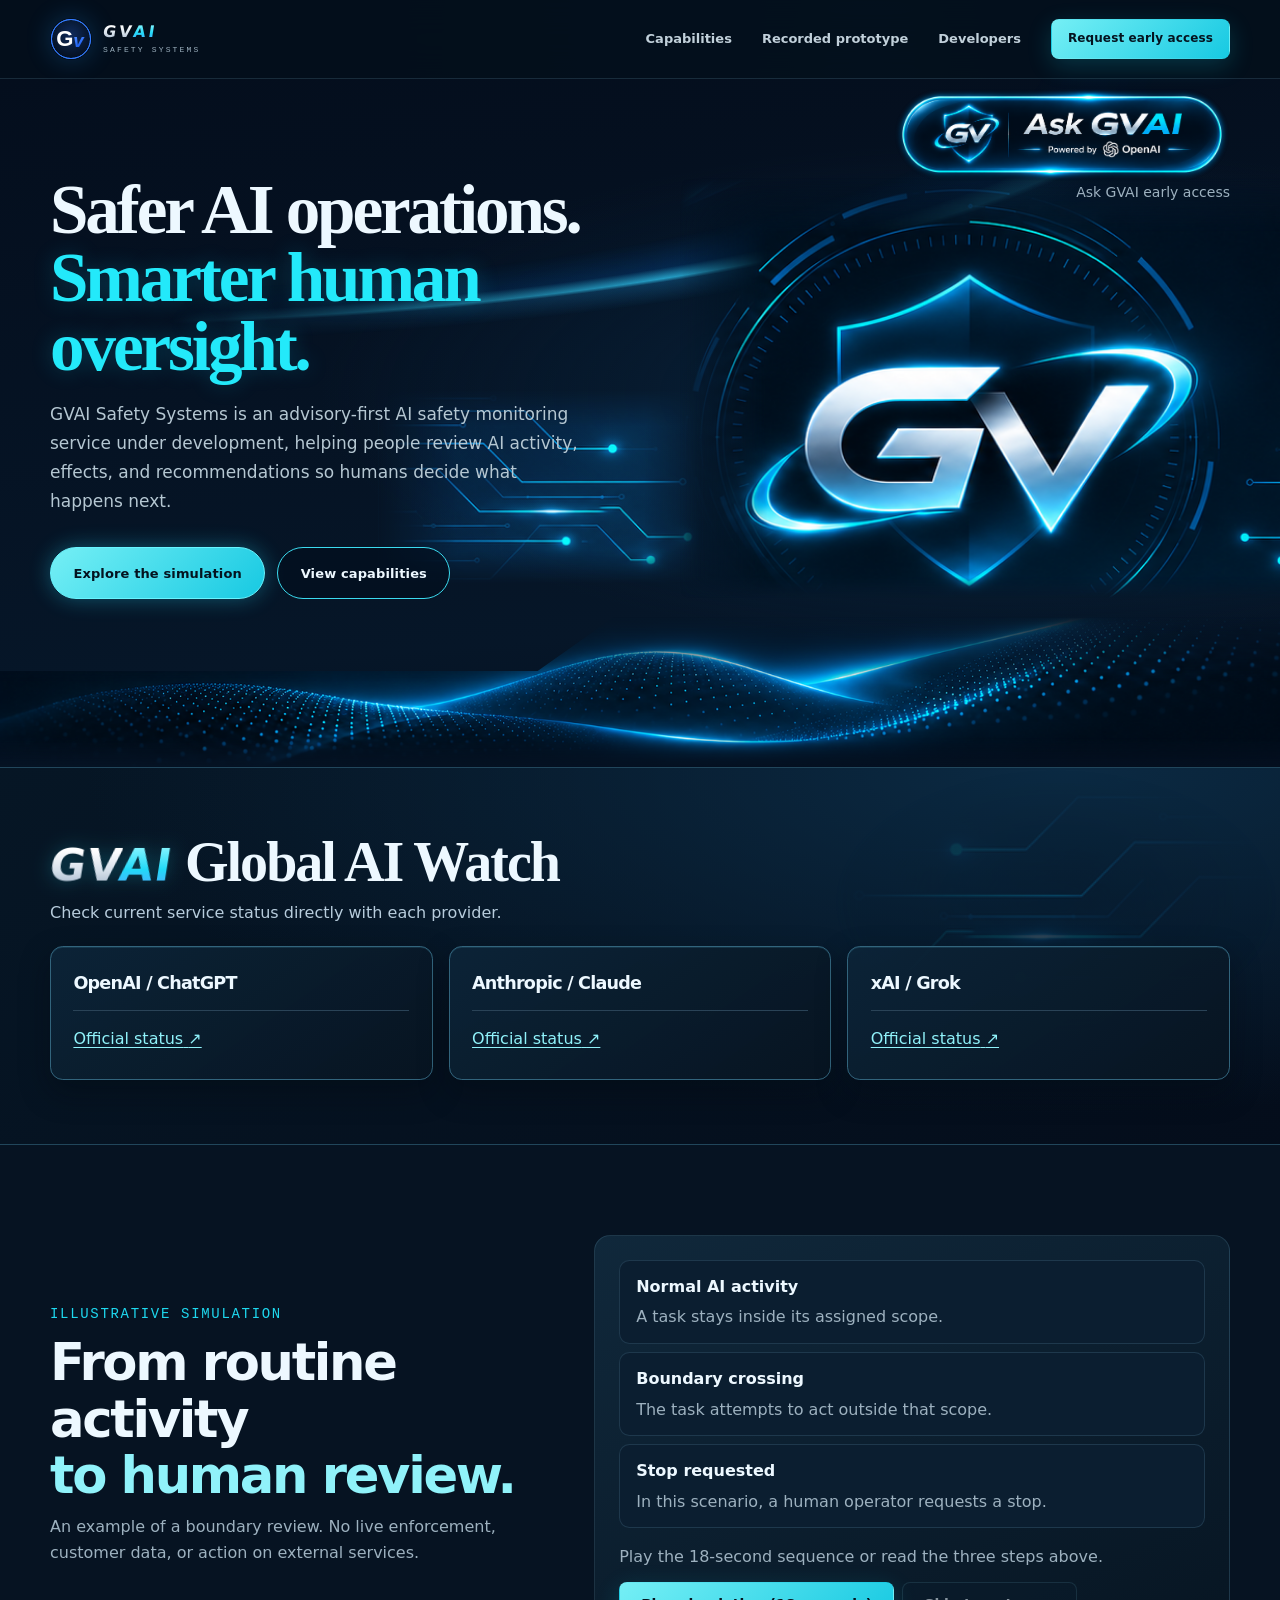
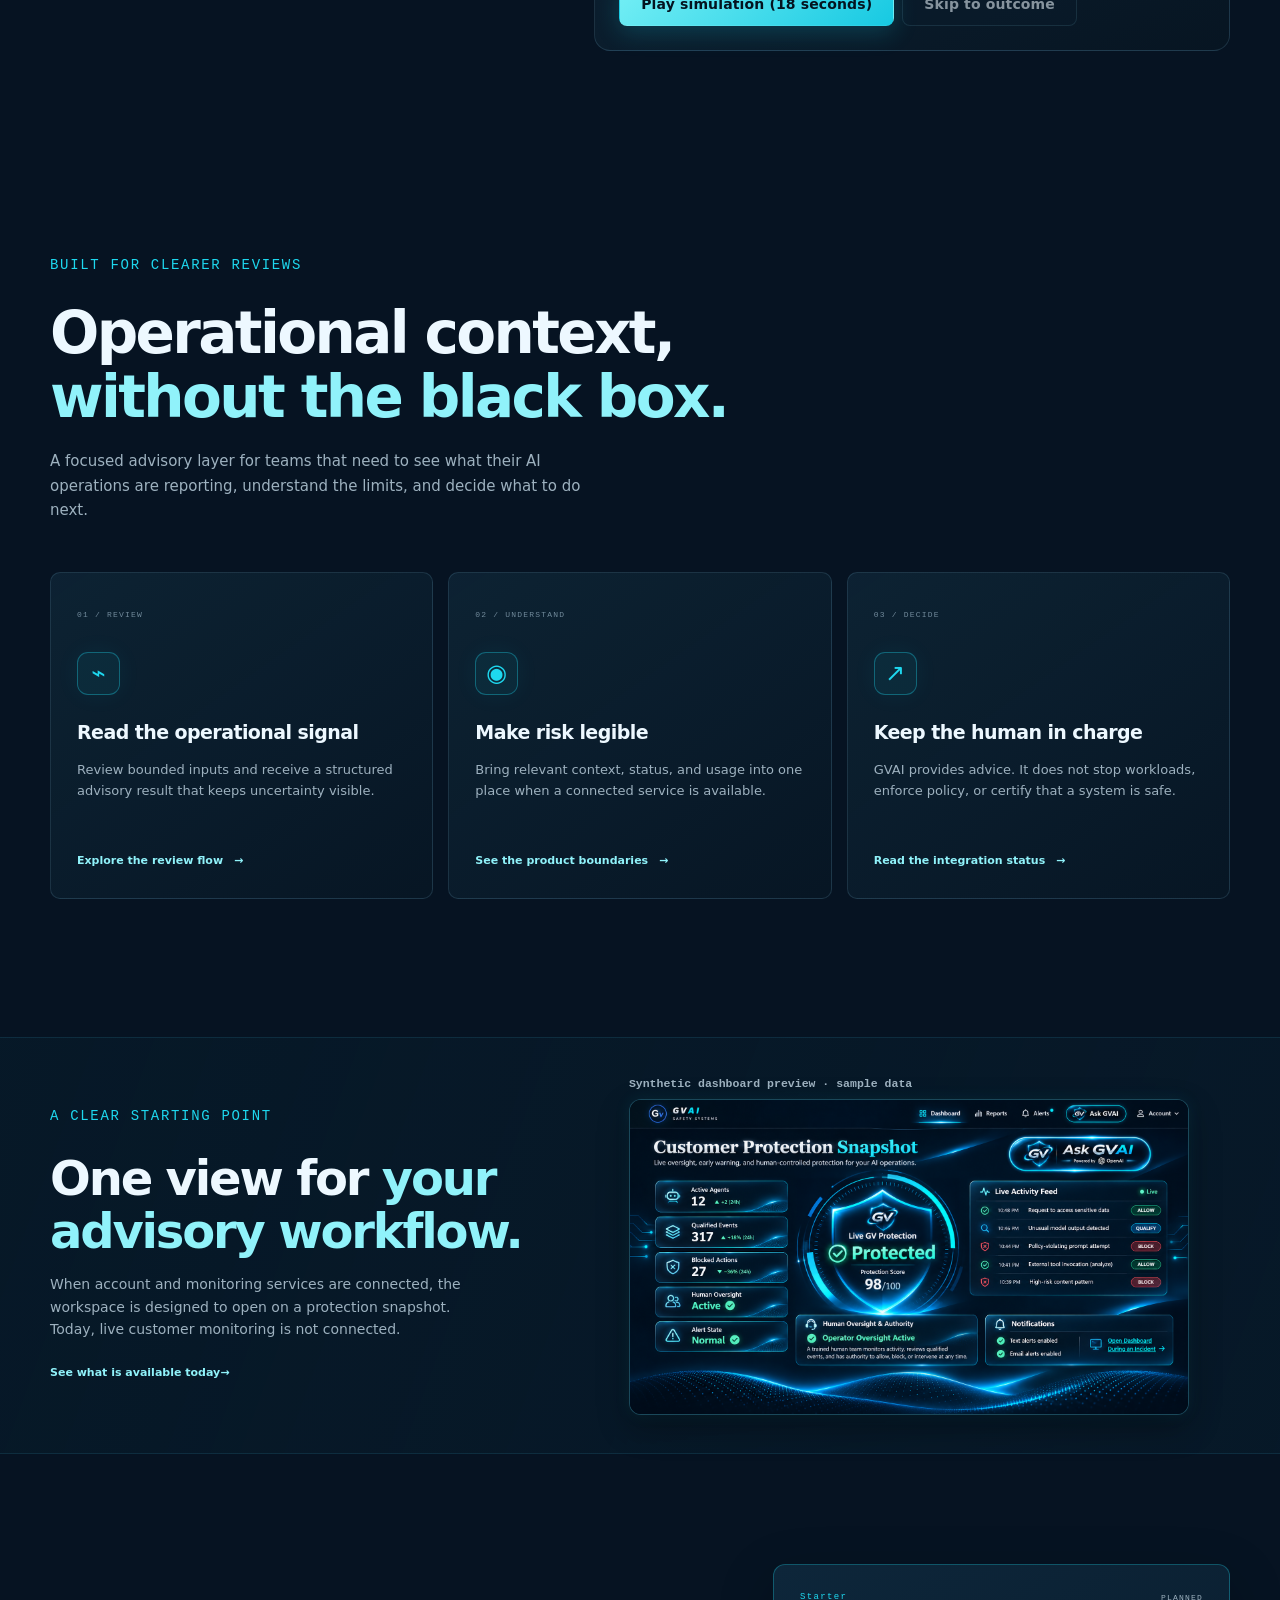
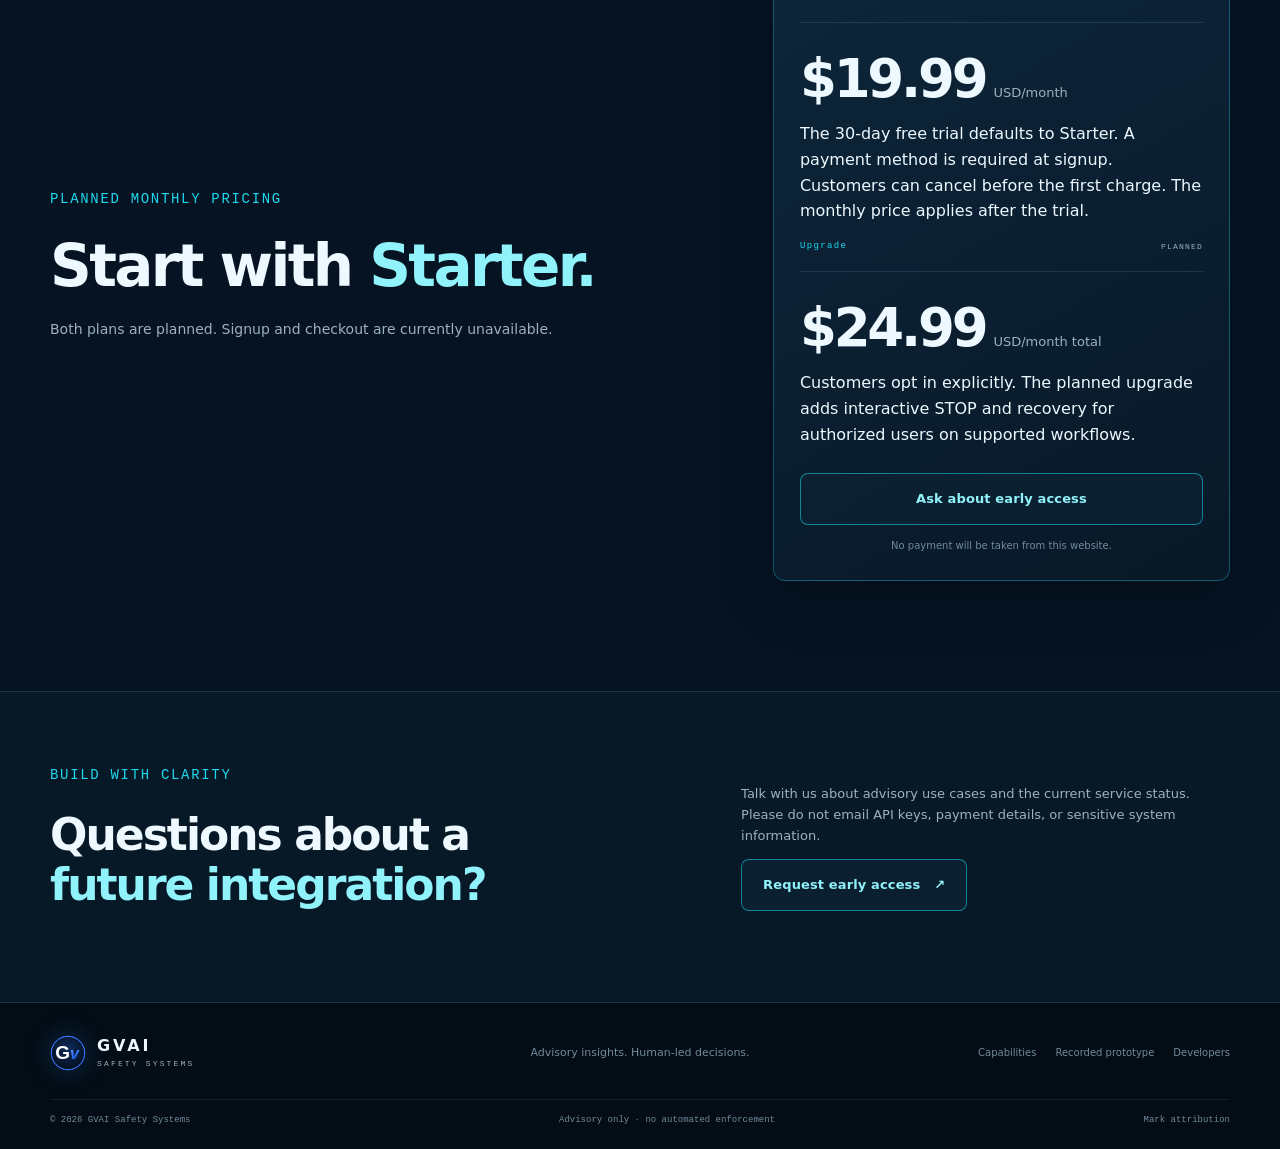
<file: index.html>
<!doctype html>
<html lang="en">
<head>
  <meta charset="utf-8">
  <meta name="viewport" content="width=device-width, initial-scale=1">
  <meta name="theme-color" content="#061322">
  <meta name="description" content="GVAI Safety Systems provides advisory-first AI operations insights for teams who need clearer signals and human-led decisions.">
  <meta property="og:type" content="website">
  <meta property="og:title" content="GVAI Safety Systems — clarity for AI operations">
  <meta property="og:description" content="Advisory insights for AI operations, with people in control.">
  <meta property="og:url" content="https://gvaisafety.com/">
  <link rel="canonical" href="https://gvaisafety.com/">
  <link rel="icon" type="image/svg+xml" href="assets/gvai-mark.svg">
  <link rel="stylesheet" href="site.css">
  <link rel="stylesheet" href="global-ai-watch.css">
  <title>GVAI Safety Systems — clarity for AI operations</title>
</head>
<body class="watch-home">
  <a class="skip-link" href="#main">Skip to content</a>
  <header class="site-header">
    <div class="nav-wrap">
      <a class="brand" href="index.html" aria-label="GVAI Safety Systems home">
        <img src="assets/gvai-mark.svg" width="42" height="42" alt="">
        <span><b class="nav-wordmark"><span class="nav-wordmark-gv">GV</span><span class="nav-wordmark-ai">AI</span></b><small>SAFETY SYSTEMS</small></span>
      </a>
      <button class="menu-toggle" type="button" aria-expanded="false" aria-controls="primary-nav">
        <span class="sr-only">Open navigation</span><i></i><i></i>
      </button>
      <nav id="primary-nav" class="primary-nav" aria-label="Main navigation">
        <a href="features.html">Capabilities</a>
        <a href="prototype-demo.html">Recorded prototype</a>
        <a href="developers.html">Developers</a>
        <a class="button button-small button-primary" href="mailto:contact@gvaisafety.com?subject=GVAI%20Early%20Access">Request early access</a>
      </nav>
    </div>
  </header>

  <main id="main">
    <div class="watch-masthead">
      <div class="section-wrap ask-gvai-hero">
        <a class="button ask-gvai-button" href="mailto:contact@gvaisafety.com?subject=GVAI%20Early%20Access" aria-label="Ask GVAI early access">
          <img src="assets/ask-gvai-button-isolated.png" alt="" width="1623" height="451">
        </a>
        <p class="ask-access-note">Ask GVAI early access</p>
      </div>
      <section class="hero watch-hero section-wrap" aria-labelledby="hero-title">
        <div class="hero-copy">
          <h1 id="hero-title">Safer AI operations. <em>Smarter human oversight.</em></h1>
          <p class="hero-lede">GVAI Safety Systems is an advisory-first AI safety monitoring service under development, helping people review AI activity, effects, and recommendations so humans decide what happens next.</p>
          <div class="hero-actions">
            <a class="button button-primary" href="#simulation">Explore the simulation</a>
            <a class="button button-quiet" href="features.html">View capabilities</a>
          </div>
        </div>
        <div class="watch-visual" aria-hidden="true">
          <div class="watch-shield"></div>
        </div>
      </section>
    </div>

    <section class="ai-watch" id="global-ai-watch" aria-labelledby="watch-title">
      <div class="section-wrap">
        <div class="ai-watch-header">
          <div>
            <h2 id="watch-title"><b class="ai-watch-wordmark nav-wordmark"><span class="nav-wordmark-gv">GV</span><span class="nav-wordmark-ai">AI</span></b> Global AI Watch</h2>
            <p>Check current service status directly with each provider.</p>
          </div>
        </div>
        <div class="ai-watch-grid">
          <article class="ai-watch-card" data-provider="openai" aria-labelledby="watch-openai">
            <div class="ai-watch-card-head">
              <h3 id="watch-openai">OpenAI / ChatGPT</h3>
            </div>
            <p class="ai-watch-note" data-components hidden></p>
            <p class="ai-watch-note" data-latest hidden></p>
            <p class="ai-watch-note" data-verified hidden></p>
            <p class="ai-watch-note" data-change hidden></p>
            <a class="ai-watch-source" href="https://status.openai.com/">Official status<span class="sr-only"> for OpenAI / ChatGPT</span> <span aria-hidden="true">↗</span></a>
          </article>
          <article class="ai-watch-card" data-provider="claude" aria-labelledby="watch-claude">
            <div class="ai-watch-card-head">
              <h3 id="watch-claude">Anthropic / Claude</h3>
            </div>
            <p class="ai-watch-note" data-components hidden></p>
            <p class="ai-watch-note" data-latest hidden></p>
            <p class="ai-watch-note" data-verified hidden></p>
            <p class="ai-watch-note" data-change hidden></p>
            <a class="ai-watch-source" href="https://status.claude.com/">Official status<span class="sr-only"> for Anthropic / Claude</span> <span aria-hidden="true">↗</span></a>
          </article>
          <article class="ai-watch-card" data-provider="xai" aria-labelledby="watch-xai">
            <div class="ai-watch-card-head">
              <h3 id="watch-xai">xAI / Grok</h3>
            </div>
            <p class="ai-watch-note" data-components hidden></p>
            <p class="ai-watch-note" data-latest hidden></p>
            <p class="ai-watch-note" data-xai-description hidden></p>
            <p class="ai-watch-note" data-verified hidden></p>
            <p class="ai-watch-note" data-change hidden></p>
            <a class="ai-watch-source" href="https://status.x.ai/">Official status<span class="sr-only"> for xAI / Grok</span> <span aria-hidden="true">↗</span></a>
          </article>
        </div>
      </div>
    </section>

    <section id="simulation" class="section-wrap watch-demo" aria-labelledby="simulation-title">
      <div>
        <p class="eyebrow">ILLUSTRATIVE SIMULATION</p>
        <h2 id="simulation-title">From routine activity<br><em>to human review.</em></h2>
        <p>An example of a boundary review. No live enforcement, customer data, or action on external services.</p>
      </div>
      <div class="watch-demo-panel" data-watch-demo>
        <ol class="watch-stages">
          <li><strong>Normal AI activity</strong><span>A task stays inside its assigned scope.</span></li>
          <li><strong>Boundary crossing</strong><span>The task attempts to act outside that scope.</span></li>
          <li><strong>Stop requested</strong><span>In this scenario, a human operator requests a stop.</span></li>
        </ol>
        <p class="watch-demo-status" data-demo-status role="status" hidden></p>
        <div class="watch-demo-controls" data-demo-controls hidden>
          <button class="button button-primary" type="button" data-demo-play>Play simulation (18 seconds)</button>
          <button class="button button-quiet" type="button" data-demo-skip disabled>Skip to outcome</button>
        </div>
      </div>
    </section>

    <section class="section-wrap section-block">
      <div class="section-heading">
        <p class="eyebrow">BUILT FOR CLEARER REVIEWS</p>
        <h2>Operational context,<br><em>without the black box.</em></h2>
        <p class="section-intro">A focused advisory layer for teams that need to see what their AI operations are reporting, understand the limits, and decide what to do next.</p>
      </div>
      <div class="capability-grid">
        <article class="capability-card">
          <span class="card-index">01 / REVIEW</span><div class="card-icon">⌁</div>
          <h3>Read the operational signal</h3>
          <p>Review bounded inputs and receive a structured advisory result that keeps uncertainty visible.</p>
          <a href="features.html#review">Explore the review flow <span aria-hidden="true">→</span></a>
        </article>
        <article class="capability-card">
          <span class="card-index">02 / UNDERSTAND</span><div class="card-icon">◉</div>
          <h3>Make risk legible</h3>
          <p>Bring relevant context, status, and usage into one place when a connected service is available.</p>
          <a href="features.html#visibility">See the product boundaries <span aria-hidden="true">→</span></a>
        </article>
        <article class="capability-card">
          <span class="card-index">03 / DECIDE</span><div class="card-icon">↗</div>
          <h3>Keep the human in charge</h3>
          <p>GVAI provides advice. It does not stop workloads, enforce policy, or certify that a system is safe.</p>
          <a href="developers.html#status">Read the integration status <span aria-hidden="true">→</span></a>
        </article>
      </div>
    </section>

    <section class="snapshot-band">
      <div class="section-wrap snapshot-layout">
        <div>
          <p class="eyebrow">A CLEAR STARTING POINT</p>
          <h2>One view for <em>your advisory workflow.</em></h2>
          <p>When account and monitoring services are connected, the workspace is designed to open on a protection snapshot. Today, live customer monitoring is not connected.</p>
          <a class="text-link" href="developers.html#status">See what is available today <span aria-hidden="true">→</span></a>
        </div>
        <figure class="snapshot-preview">
          <figcaption id="home-snapshot-caption">Synthetic dashboard preview · sample data</figcaption>
          <img src="assets/gvai-protection-snapshot-reference.png" width="1672" height="941"
            alt="Protection Snapshot dashboard mockup with synthetic scores and activity" loading="lazy" decoding="async">
        </figure>
      </div>
    </section>

    <section class="section-wrap pricing-teaser">
      <div class="pricing-copy">
        <p class="eyebrow">PLANNED MONTHLY PRICING</p>
        <h2>Start with <em>Starter.</em></h2>
        <p>Both plans are planned. Signup and checkout are currently unavailable.</p>
      </div>
      <div class="price-card">
        <h3 class="price-card-top"><span>Starter</span><span class="price-label">PLANNED</span></h3>
        <p class="price"><strong>$19.99</strong><span>USD/month</span></p>
        <p>The 30-day free trial defaults to Starter. A payment method is required at signup. Customers can cancel before the first charge. The monthly price applies after the trial.</p>
        <h3 class="price-card-top"><span>Upgrade</span><span class="price-label">PLANNED</span></h3>
        <p class="price"><strong>$24.99</strong><span>USD/month total</span></p>
        <p>Customers opt in explicitly. The planned upgrade adds interactive STOP and recovery for authorized users on supported workflows.</p>
        <a class="button button-outline" href="mailto:contact@gvaisafety.com?subject=GVAI%20Early%20Access">Ask about early access</a>
        <small>No payment will be taken from this website.</small>
      </div>
    </section>

    <section class="contact-section" id="contact">
      <div class="section-wrap contact-inner">
        <div><p class="eyebrow">BUILD WITH CLARITY</p><h2>Questions about a<br><em>future integration?</em></h2></div>
        <div><p>Talk with us about advisory use cases and the current service status. Please do not email API keys, payment details, or sensitive system information.</p><a class="button button-outline" href="mailto:contact@gvaisafety.com?subject=GVAI%20Early%20Access">Request early access <span aria-hidden="true">↗</span></a></div>
      </div>
    </section>
  </main>
  <footer class="site-footer">
    <div class="section-wrap footer-main">
      <a class="brand brand-footer" href="index.html"><img src="assets/gvai-mark.svg" width="36" height="36" alt=""><span><b>GVAI</b><small>SAFETY SYSTEMS</small></span></a>
      <p>Advisory insights. Human-led decisions.</p>
      <nav aria-label="Footer navigation"><a href="features.html">Capabilities</a><a href="prototype-demo.html">Recorded prototype</a><a href="developers.html">Developers</a></nav>
    </div>
    <div class="section-wrap footer-bottom"><span>© <span data-year>2026</span> GVAI Safety Systems</span><span>Advisory only · no automated enforcement</span><a href="assets/GvAI-MIT-LICENSE.txt">Mark attribution</a></div>
  </footer>
  <script src="site.js" defer></script>
</body>
</html>
</file>
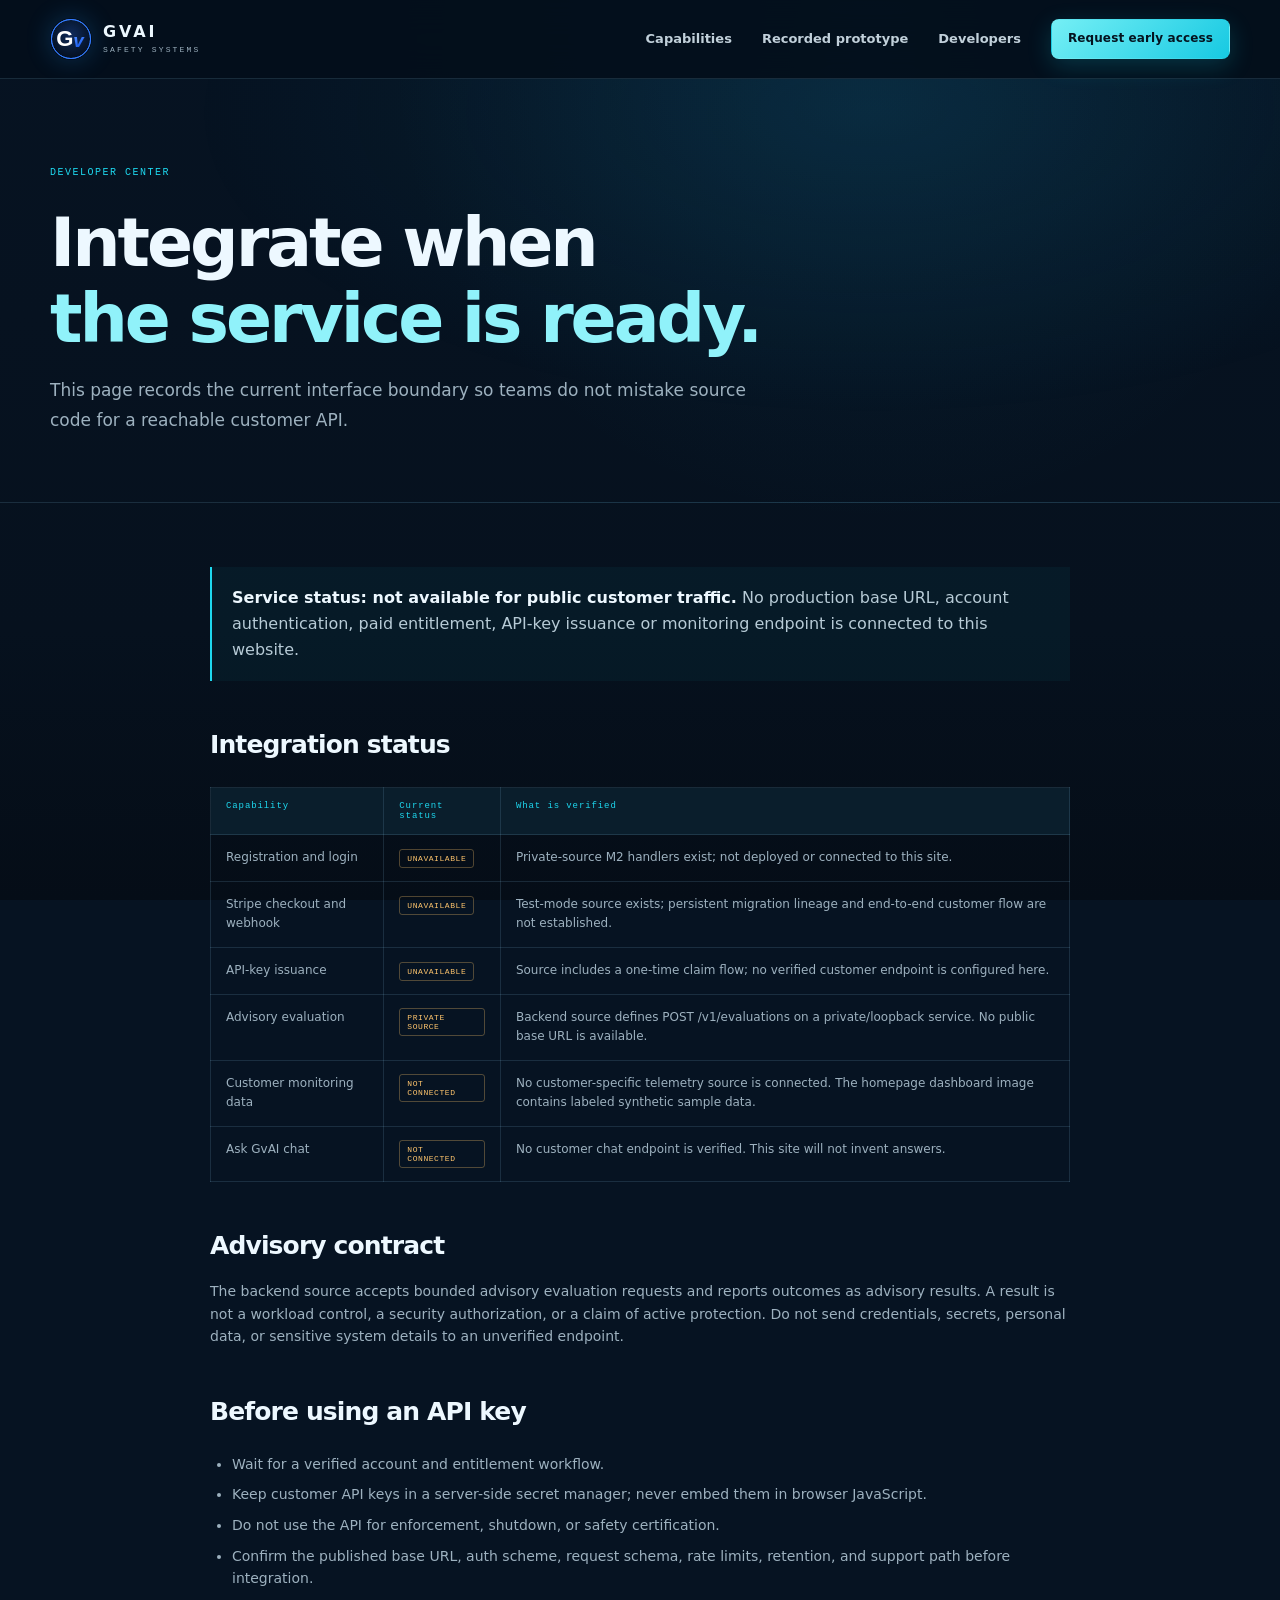
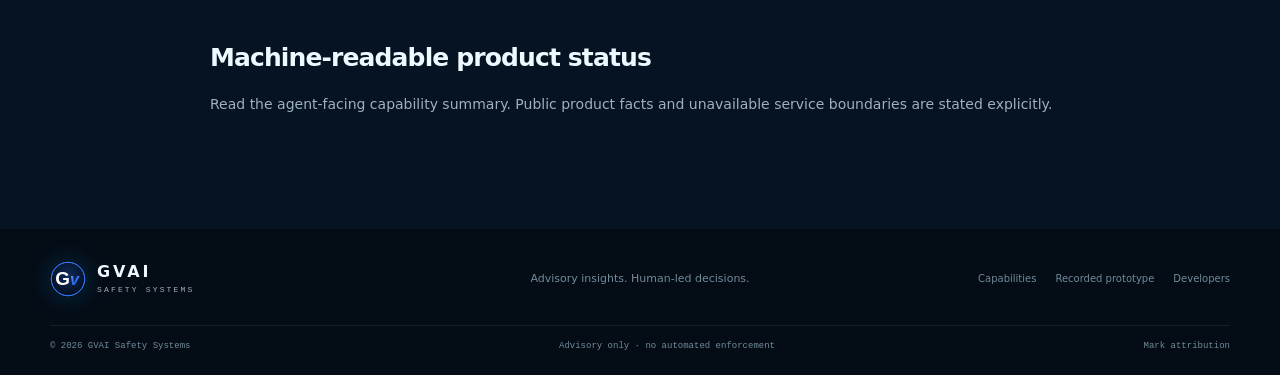
<file: developers.html>
<!doctype html>
<html lang="en">
<head>
  <meta charset="utf-8"><meta name="viewport" content="width=device-width, initial-scale=1">
  <meta name="theme-color" content="#061322">
  <meta name="description" content="GVAI developer information, advisory API boundaries, integration status, and account requirements.">
  <meta property="og:title" content="Developers | GVAI Safety Systems"><meta property="og:description" content="Integration status and API boundaries for the GVAI advisory service.">
  <link rel="canonical" href="https://gvaisafety.com/developers.html"><link rel="icon" type="image/svg+xml" href="assets/gvai-mark.svg"><link rel="stylesheet" href="site.css">
  <title>Developers | GVAI Safety Systems</title>
</head>
<body><a class="skip-link" href="#main">Skip to content</a>
<header class="site-header"><div class="nav-wrap"><a class="brand" href="index.html"><img src="assets/gvai-mark.svg" width="42" height="42" alt=""><span><b>GVAI</b><small>SAFETY SYSTEMS</small></span></a><button class="menu-toggle" aria-expanded="false" aria-controls="primary-nav" type="button"><span class="sr-only">Open navigation</span><i></i><i></i></button><nav id="primary-nav" class="primary-nav" aria-label="Main navigation"><a href="features.html">Capabilities</a><a href="prototype-demo.html">Recorded prototype</a><a href="developers.html" aria-current="page">Developers</a><a class="button button-small button-primary" href="mailto:contact@gvaisafety.com?subject=GVAI%20Early%20Access">Request early access</a></nav></div></header>
<main id="main">
  <section class="subpage-hero"><div class="section-wrap"><p class="eyebrow">DEVELOPER CENTER</p><h1>Integrate when<br><em>the service is ready.</em></h1><p class="hero-lede">This page records the current interface boundary so teams do not mistake source code for a reachable customer API.</p></div></section>
  <section class="section-wrap content-section content-narrow" id="status">
    <div class="callout"><strong>Service status: not available for public customer traffic.</strong> No production base URL, account authentication, paid entitlement, API-key issuance or monitoring endpoint is connected to this website.</div>
    <h2>Integration status</h2>
    <table class="status-table"><thead><tr><th scope="col">Capability</th><th scope="col">Current status</th><th scope="col">What is verified</th></tr></thead><tbody>
      <tr><td>Registration and login</td><td><span class="state-pill">UNAVAILABLE</span></td><td>Private-source M2 handlers exist; not deployed or connected to this site.</td></tr>
      <tr><td>Stripe checkout and webhook</td><td><span class="state-pill">UNAVAILABLE</span></td><td>Test-mode source exists; persistent migration lineage and end-to-end customer flow are not established.</td></tr>
      <tr><td>API-key issuance</td><td><span class="state-pill">UNAVAILABLE</span></td><td>Source includes a one-time claim flow; no verified customer endpoint is configured here.</td></tr>
      <tr><td>Advisory evaluation</td><td><span class="state-pill">PRIVATE SOURCE</span></td><td>Backend source defines POST /v1/evaluations on a private/loopback service. No public base URL is available.</td></tr>
      <tr><td>Customer monitoring data</td><td><span class="state-pill">NOT CONNECTED</span></td><td>No customer-specific telemetry source is connected. The homepage dashboard image contains labeled synthetic sample data.</td></tr>
      <tr><td>Ask GvAI chat</td><td><span class="state-pill">NOT CONNECTED</span></td><td>No customer chat endpoint is verified. This site will not invent answers.</td></tr>
    </tbody></table>
    <h2>Advisory contract</h2>
    <p>The backend source accepts bounded advisory evaluation requests and reports outcomes as advisory results. A result is not a workload control, a security authorization, or a claim of active protection. Do not send credentials, secrets, personal data, or sensitive system details to an unverified endpoint.</p>
    <h2>Before using an API key</h2>
    <ul><li>Wait for a verified account and entitlement workflow.</li><li>Keep customer API keys in a server-side secret manager; never embed them in browser JavaScript.</li><li>Do not use the API for enforcement, shutdown, or safety certification.</li><li>Confirm the published base URL, auth scheme, request schema, rate limits, retention, and support path before integration.</li></ul>
    <h2>Machine-readable product status</h2>
    <p><a href="llms.txt">Read the agent-facing capability summary</a>. Public product facts and unavailable service boundaries are stated explicitly.</p>
  </section>
</main>
<footer class="site-footer"><div class="section-wrap footer-main"><a class="brand brand-footer" href="index.html"><img src="assets/gvai-mark.svg" width="36" height="36" alt=""><span><b>GVAI</b><small>SAFETY SYSTEMS</small></span></a><p>Advisory insights. Human-led decisions.</p><nav aria-label="Footer navigation"><a href="features.html">Capabilities</a><a href="prototype-demo.html">Recorded prototype</a><a href="developers.html">Developers</a></nav></div><div class="section-wrap footer-bottom"><span>© <span data-year>2026</span> GVAI Safety Systems</span><span>Advisory only · no automated enforcement</span><a href="assets/GvAI-MIT-LICENSE.txt">Mark attribution</a></div></footer><script src="site.js" defer></script></body></html>
</file>
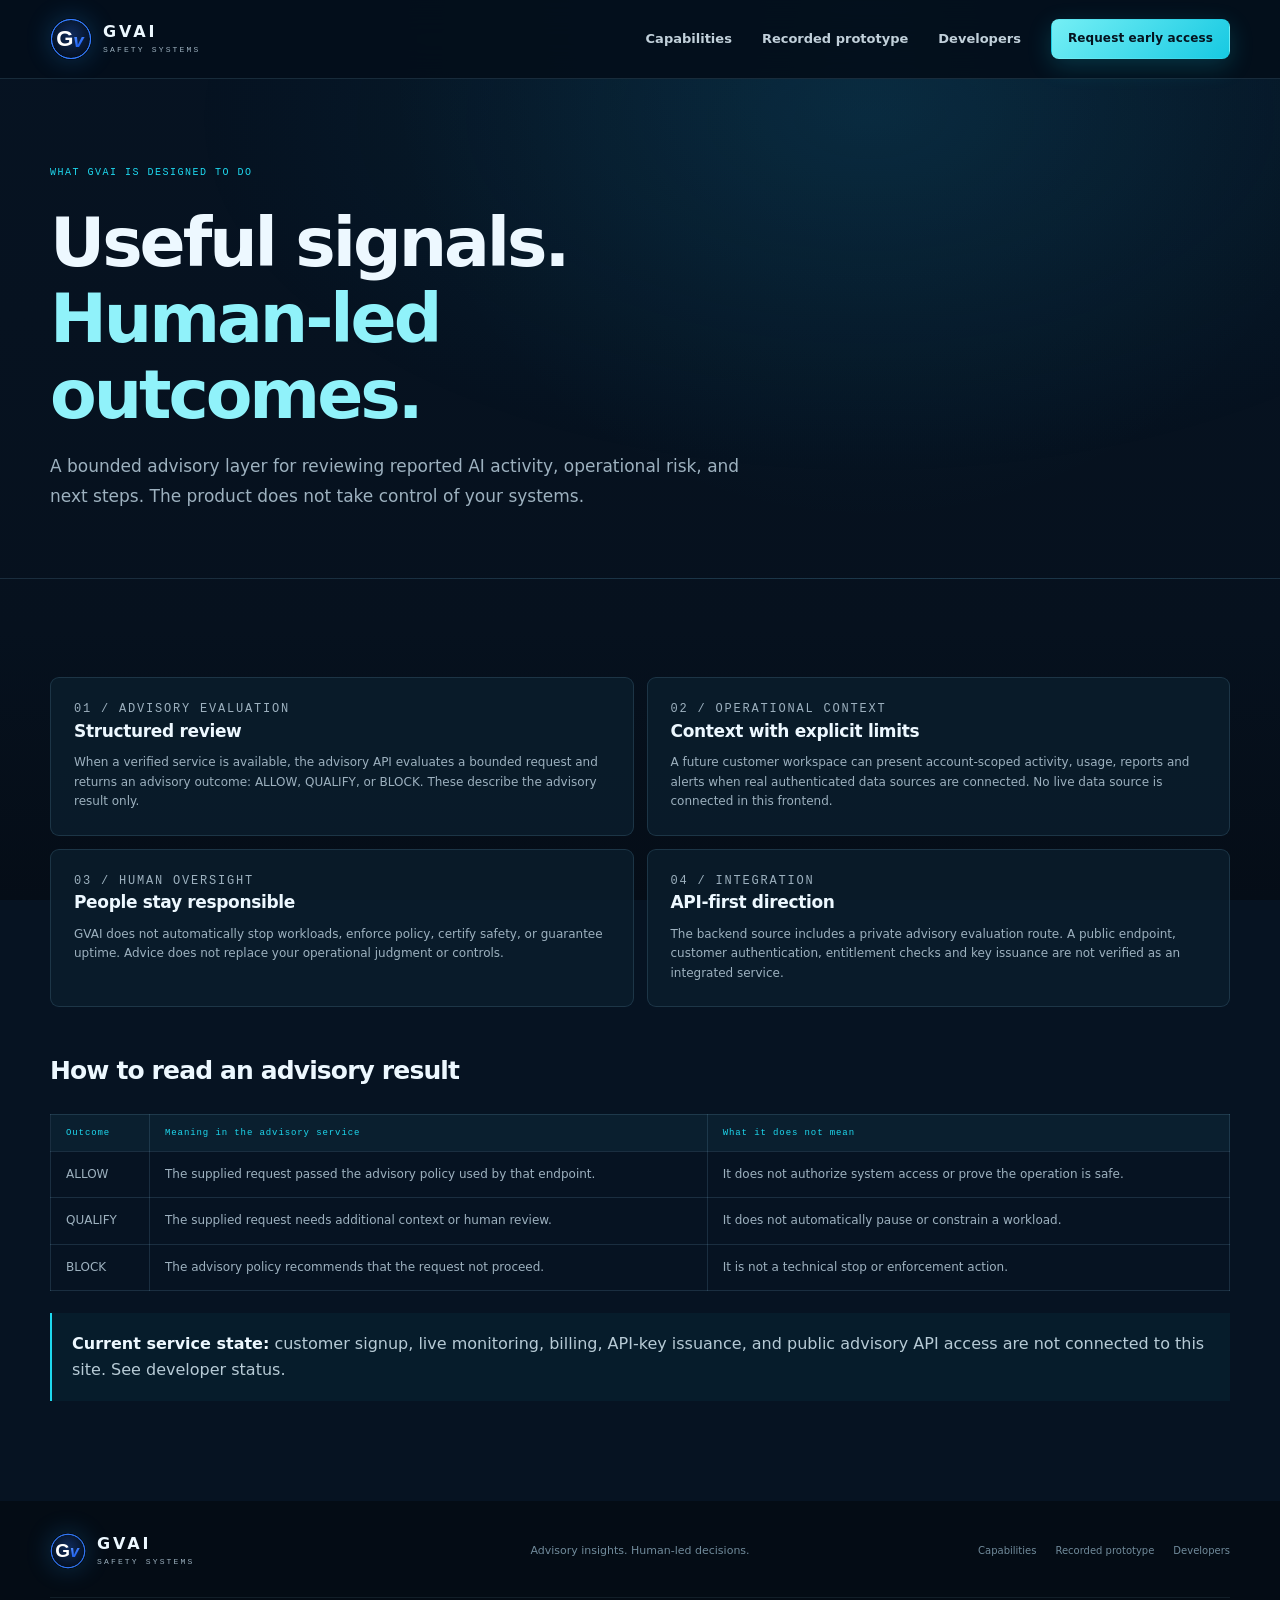
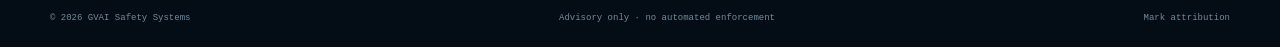
<file: features.html>
<!doctype html>
<html lang="en">
<head>
  <meta charset="utf-8"><meta name="viewport" content="width=device-width, initial-scale=1">
  <meta name="theme-color" content="#061322">
  <meta name="description" content="Explore GVAI's advisory-first capabilities, product boundaries, and human-led operational review.">
  <meta property="og:title" content="Capabilities | GVAI Safety Systems"><meta property="og:description" content="Structured advisory signals for AI operations. Human decisions remain in control.">
  <link rel="canonical" href="https://gvaisafety.com/features.html"><link rel="icon" type="image/svg+xml" href="assets/gvai-mark.svg"><link rel="stylesheet" href="site.css">
  <title>Capabilities | GVAI Safety Systems</title>
</head>
<body><a class="skip-link" href="#main">Skip to content</a>
<header class="site-header"><div class="nav-wrap"><a class="brand" href="index.html"><img src="assets/gvai-mark.svg" width="42" height="42" alt=""><span><b>GVAI</b><small>SAFETY SYSTEMS</small></span></a><button class="menu-toggle" aria-expanded="false" aria-controls="primary-nav" type="button"><span class="sr-only">Open navigation</span><i></i><i></i></button><nav id="primary-nav" class="primary-nav" aria-label="Main navigation"><a href="features.html" aria-current="page">Capabilities</a><a href="prototype-demo.html">Recorded prototype</a><a href="developers.html">Developers</a><a class="button button-small button-primary" href="mailto:contact@gvaisafety.com?subject=GVAI%20Early%20Access">Request early access</a></nav></div></header>
<main id="main">
  <section class="subpage-hero"><div class="section-wrap"><p class="eyebrow">WHAT GVAI IS DESIGNED TO DO</p><h1>Useful signals.<br><em>Human-led outcomes.</em></h1><p class="hero-lede">A bounded advisory layer for reviewing reported AI activity, operational risk, and next steps. The product does not take control of your systems.</p></div></section>
  <section class="section-wrap content-section">
    <div class="detail-grid">
      <article class="detail-card" id="review"><p class="card-index">01 / ADVISORY EVALUATION</p><h3>Structured review</h3><p>When a verified service is available, the advisory API evaluates a bounded request and returns an advisory outcome: ALLOW, QUALIFY, or BLOCK. These describe the advisory result only.</p></article>
      <article class="detail-card" id="visibility"><p class="card-index">02 / OPERATIONAL CONTEXT</p><h3>Context with explicit limits</h3><p>A future customer workspace can present account-scoped activity, usage, reports and alerts when real authenticated data sources are connected. No live data source is connected in this frontend.</p></article>
      <article class="detail-card"><p class="card-index">03 / HUMAN OVERSIGHT</p><h3>People stay responsible</h3><p>GVAI does not automatically stop workloads, enforce policy, certify safety, or guarantee uptime. Advice does not replace your operational judgment or controls.</p></article>
      <article class="detail-card"><p class="card-index">04 / INTEGRATION</p><h3>API-first direction</h3><p>The backend source includes a private advisory evaluation route. A public endpoint, customer authentication, entitlement checks and key issuance are not verified as an integrated service.</p></article>
    </div>
    <h2>How to read an advisory result</h2>
    <div class="status-table-wrap"><table class="status-table"><thead><tr><th scope="col">Outcome</th><th scope="col">Meaning in the advisory service</th><th scope="col">What it does not mean</th></tr></thead><tbody>
      <tr><td>ALLOW</td><td>The supplied request passed the advisory policy used by that endpoint.</td><td>It does not authorize system access or prove the operation is safe.</td></tr>
      <tr><td>QUALIFY</td><td>The supplied request needs additional context or human review.</td><td>It does not automatically pause or constrain a workload.</td></tr>
      <tr><td>BLOCK</td><td>The advisory policy recommends that the request not proceed.</td><td>It is not a technical stop or enforcement action.</td></tr>
    </tbody></table></div>
    <div class="callout"><strong>Current service state:</strong> customer signup, live monitoring, billing, API-key issuance, and public advisory API access are not connected to this site. See <a href="developers.html#status">developer status</a>.</div>
  </section>
</main>
<footer class="site-footer"><div class="section-wrap footer-main"><a class="brand brand-footer" href="index.html"><img src="assets/gvai-mark.svg" width="36" height="36" alt=""><span><b>GVAI</b><small>SAFETY SYSTEMS</small></span></a><p>Advisory insights. Human-led decisions.</p><nav aria-label="Footer navigation"><a href="features.html">Capabilities</a><a href="prototype-demo.html">Recorded prototype</a><a href="developers.html">Developers</a></nav></div><div class="section-wrap footer-bottom"><span>© <span data-year>2026</span> GVAI Safety Systems</span><span>Advisory only · no automated enforcement</span><a href="assets/GvAI-MIT-LICENSE.txt">Mark attribution</a></div></footer><script src="site.js" defer></script></body></html>
</file>
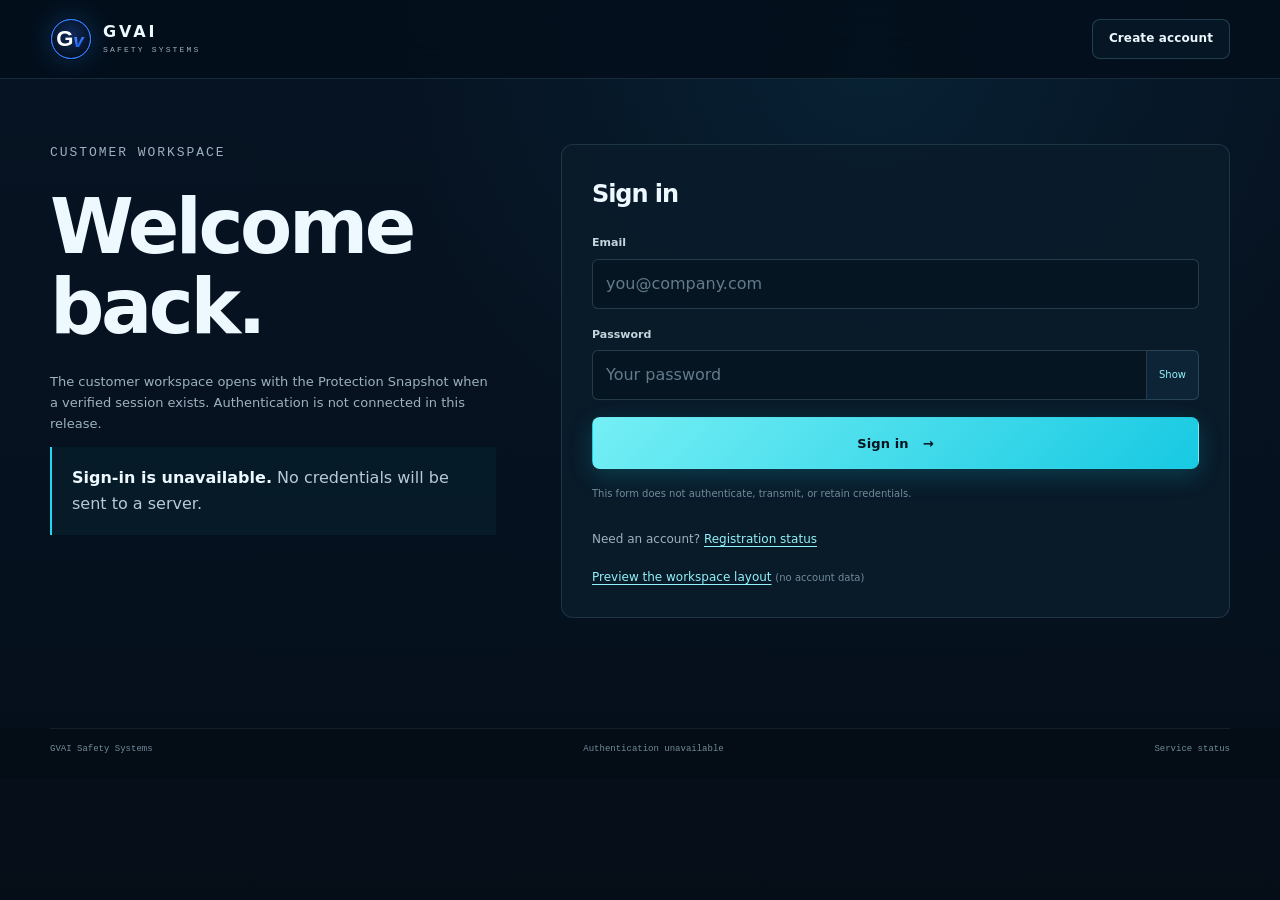
<file: login.html>
<!doctype html>
<html lang="en">
<head><meta charset="utf-8"><meta name="viewport" content="width=device-width, initial-scale=1"><meta name="robots" content="noindex,nofollow"><meta name="theme-color" content="#061322"><meta name="description" content="GVAI account sign-in status. Authentication is not yet connected."><link rel="icon" type="image/svg+xml" href="assets/gvai-mark.svg"><link rel="stylesheet" href="site.css"><title>Sign in | GVAI Safety Systems</title></head>
<body><a class="skip-link" href="#main">Skip to content</a><header class="site-header"><div class="nav-wrap"><a class="brand" href="index.html"><img src="assets/gvai-mark.svg" width="42" height="42" alt=""><span><b>GVAI</b><small>SAFETY SYSTEMS</small></span></a><a class="button button-small button-quiet" href="signup.html">Create account</a></div></header>
<main id="main" class="section-wrap form-layout"><aside class="form-aside"><p class="eyebrow">CUSTOMER WORKSPACE</p><h1>Welcome back.</h1><p>The customer workspace opens with the Protection Snapshot when a verified session exists. Authentication is not connected in this release.</p><div class="callout"><strong>Sign-in is unavailable.</strong> No credentials will be sent to a server.</div></aside><section class="form-panel" aria-labelledby="login-title"><h2 id="login-title">Sign in</h2><form class="service-form">
  <div class="field"><label for="email">Email</label><input id="email" name="email" type="email" autocomplete="username" required placeholder="you@company.com"></div>
  <div class="field"><label for="password">Password</label><div class="input-with-action"><input id="password" name="password" type="password" autocomplete="current-password" required placeholder="Your password"><button type="button" data-show-password aria-controls="password" aria-pressed="false">Show</button></div></div>
  <button class="button button-primary" type="submit">Sign in <span aria-hidden="true">→</span></button><p class="form-status" role="status" tabindex="-1" aria-live="polite"></p>
  <p class="form-footnote">This form does not authenticate, transmit, or retain credentials.</p>
</form><p class="auth-switch">Need an account? <a href="signup.html">Registration status</a></p><p class="auth-switch"><a href="portal.html">Preview the workspace layout</a> <span class="field-hint">(no account data)</span></p></section></main>
<footer class="site-footer"><div class="section-wrap footer-bottom"><a href="index.html">GVAI Safety Systems</a><span>Authentication unavailable</span><a href="developers.html#status">Service status</a></div></footer><script src="site.js" defer></script></body></html>
</file>
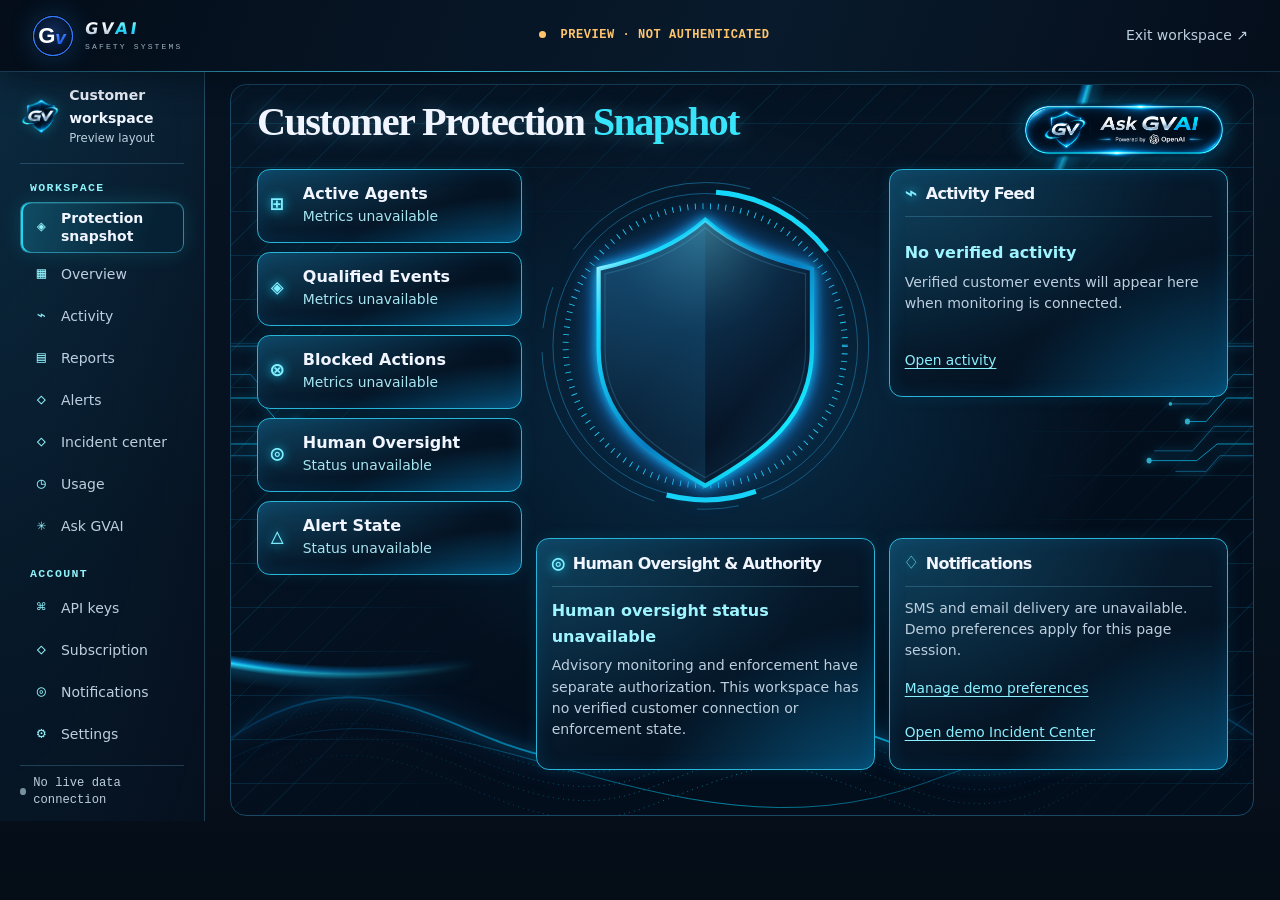
<file: portal.html>
<!doctype html>
<html lang="en">
<head>
  <meta charset="utf-8"><meta name="viewport" content="width=device-width, initial-scale=1">
  <meta name="robots" content="noindex,nofollow"><meta name="theme-color" content="#061322">
  <meta name="description" content="GVAI customer workspace interface preview. No account or live monitoring data is connected.">
  <link rel="icon" type="image/svg+xml" href="assets/gvai-mark.svg"><link rel="stylesheet" href="site.css"><link rel="stylesheet" href="portal.css">
  <title>Workspace preview | GVAI Safety Systems</title>
</head>
<body class="portal-body">
  <a class="skip-link" href="#workspace-main">Skip to workspace</a>
  <header class="portal-header">
    <a class="brand" href="index.html" aria-label="GVAI Safety Systems home">
      <img src="assets/gvai-mark.svg" width="42" height="42" alt="">
      <span><b class="nav-wordmark"><span class="nav-wordmark-gv">GV</span><span class="nav-wordmark-ai">AI</span></b><small>SAFETY SYSTEMS</small></span>
    </a>
    <div class="portal-top-status"><span class="status-dot status-dot-amber"></span> PREVIEW · NOT AUTHENTICATED</div>
    <a class="portal-exit" href="index.html">Exit workspace <span aria-hidden="true">↗</span></a>
  </header>
  <div class="portal-frame">
    <aside class="portal-sidebar" aria-label="Workspace navigation">
      <details id="workspace-menu" class="workspace-menu" open>
        <summary>Workspace navigation</summary>
        <div class="workspace-label"><span class="workspace-shield" aria-hidden="true"></span><span><b>Customer workspace</b><small>Preview layout</small></span></div>
        <p class="portal-nav-label">WORKSPACE</p>
        <nav class="portal-nav" id="portal-nav" aria-label="Workspace views">
          <a href="#/protection" data-route="protection"><span class="nav-glyph" aria-hidden="true">◈</span>Protection snapshot</a>
          <a href="#/overview" data-route="overview"><span class="nav-glyph" aria-hidden="true">▦</span>Overview</a>
          <a href="#/activity" data-route="activity"><span class="nav-glyph" aria-hidden="true">⌁</span>Activity</a>
          <a href="#/reports" data-route="reports"><span class="nav-glyph" aria-hidden="true">▤</span>Reports</a>
          <a href="#/alerts" data-route="alerts"><span class="nav-glyph" aria-hidden="true">◇</span>Alerts</a>
          <a href="#/incidents" data-route="incidents"><span class="nav-glyph" aria-hidden="true">◇</span>Incident center</a>
          <a href="#/usage" data-route="usage"><span class="nav-glyph" aria-hidden="true">◷</span>Usage</a>
          <a href="#/ask-gvai" data-route="ask-gvai"><span class="nav-glyph" aria-hidden="true">✳</span>Ask GVAI</a>
        </nav>
        <p class="portal-nav-label portal-nav-label-spaced">ACCOUNT</p>
        <nav class="portal-nav" aria-label="Account navigation">
          <a href="#/api-keys" data-route="api-keys"><span class="nav-glyph" aria-hidden="true">⌘</span>API keys</a>
          <a href="#/billing" data-route="billing"><span class="nav-glyph" aria-hidden="true">◇</span>Subscription</a>
          <a href="#/notifications" data-route="notifications"><span class="nav-glyph" aria-hidden="true">◎</span>Notifications</a>
          <a href="#/settings" data-route="settings"><span class="nav-glyph" aria-hidden="true">⚙</span>Settings</a>
        </nav>
        <div class="sidebar-bottom"><span class="status-dot status-dot-muted"></span><span>No live data connection</span></div>
      </details>
    </aside>
    <main id="workspace-main" class="portal-main" tabindex="-1">
      <div class="portal-warning" role="note"><b>Workspace preview</b><span>No authenticated account, API key, subscription, or monitoring source is connected. This screen contains no customer telemetry.</span></div>
      <div id="portal-view">
        <section class="portal-page protection-snapshot" aria-labelledby="snapshot-title">
          <div class="snapshot-header">
            <div>
              <h1 id="snapshot-title" tabindex="-1">Customer Protection <em>Snapshot</em></h1>
              <p class="sr-only">Preview · Monitoring not connected</p>
            </div>
            <a class="snapshot-ask" href="#/ask-gvai" aria-describedby="snapshot-chat-status">
              <img src="assets/ask-gvai-button-isolated.png" alt="Ask GVAI" width="1623" height="451">
              <span class="sr-only" id="snapshot-chat-status">Chat not connected</span>
            </a>
          </div>

          <div class="snapshot-grid">
            <div class="snapshot-meter">
              <svg class="snapshot-shield" viewBox="0 0 400 420" aria-hidden="true" focusable="false">
                <defs>
                  <linearGradient id="snapshot-metal" x2="1" y2="1" gradientUnits="objectBoundingBox">
                    <stop stop-color="#ecfcff"/><stop offset=".19" stop-color="#15dfff"/>
                    <stop offset=".54" stop-color="#087cc2"/><stop offset=".83" stop-color="#13eaff"/>
                    <stop offset="1" stop-color="#d3faff"/>
                  </linearGradient>
                  <linearGradient id="snapshot-glass" x1="0%" y1="0%" x2="90%" y2="100%">
                    <stop stop-color="#144263"/><stop offset=".45" stop-color="#081d32"/>
                    <stop offset=".72" stop-color="#061426"/><stop offset="1" stop-color="#0c3654"/>
                  </linearGradient>
                  <radialGradient id="snapshot-shield-light" cx="49%" cy="0%" r="84%">
                    <stop stop-color="#7eeeff" stop-opacity=".36"/>
                    <stop offset=".51" stop-color="#238ad0" stop-opacity=".13"/>
                    <stop offset="1" stop-color="#238ad0" stop-opacity="0"/>
                  </radialGradient>
                  <linearGradient id="snapshot-shield-facet" x2="100%" y2="0%">
                    <stop stop-color="#299cd9" stop-opacity=".04"/>
                    <stop offset="1" stop-color="#299cd9" stop-opacity=".16"/>
                  </linearGradient>
                  <path id="snapshot-shield-shape" d="M200 60Q246 101 326 118V213C326 293 270 335 200 374C130 335 74 293 74 213V118Q154 101 200 60Z"/>
                </defs>
                <g fill="none" stroke="#17658f">
                  <circle cx="200" cy="209" r="193" stroke-dasharray="235 28 50 51"/>
                  <circle cx="200" cy="209" r="180"/>
                  <circle cx="200" cy="209" r="165" stroke="#21d4ff" stroke-width="7" stroke-dasharray="1 8"/>
                  <circle class="snapshot-ring-segments" cx="200" cy="209" r="182" stroke="#16d8f9" stroke-width="6" stroke-dasharray="153 345 107 539" transform="rotate(-86 200 209)"/>
                </g>
                <use class="snapshot-shield-edge" href="#snapshot-shield-shape" fill="url(#snapshot-glass)" stroke="url(#snapshot-metal)" stroke-width="5"/>
                <use href="#snapshot-shield-shape" fill="url(#snapshot-shield-light)"/>
                <path d="M200 63Q155 103 78 121V212C78 283 123 330 200 370Z" fill="url(#snapshot-shield-facet)"/>
                <use href="#snapshot-shield-shape" transform="translate(12 13) scale(.94)"
                  fill="none" stroke="#69cff7" stroke-opacity=".19" stroke-width="1.5"/>
              </svg>
            </div>

            <section class="snapshot-operational-metrics" aria-label="Operational metrics">
              <dl>
                <div class="snapshot-panel"><dt><span class="snapshot-icon" aria-hidden="true">⊞</span>Active Agents</dt><dd>Metrics unavailable</dd></div>
                <div class="snapshot-panel"><dt><span class="snapshot-icon" aria-hidden="true">◈</span>Qualified Events</dt><dd>Metrics unavailable</dd></div>
                <div class="snapshot-panel"><dt><span class="snapshot-icon" aria-hidden="true">⊗</span>Blocked Actions</dt><dd>Metrics unavailable</dd></div>
                <div class="snapshot-panel"><dt><span class="snapshot-icon" aria-hidden="true">◎</span>Human Oversight</dt><dd>Status unavailable</dd></div>
                <div class="snapshot-panel"><dt><span class="snapshot-icon" aria-hidden="true">△</span>Alert State</dt><dd>Status unavailable</dd></div>
              </dl>
            </section>

            <section class="snapshot-panel snapshot-feed" aria-labelledby="snapshot-feed-title">
              <h2 id="snapshot-feed-title"><span class="snapshot-icon" aria-hidden="true">⌁</span> Activity Feed</h2>
              <div class="snapshot-feed-empty">
                <strong>No verified activity</strong>
                <p>Verified customer events will appear here when monitoring is connected.</p>
              </div>
              <a href="#/activity">Open activity</a>
            </section>

            <div class="snapshot-support">
              <section class="snapshot-panel" aria-labelledby="snapshot-oversight-title">
                <h2 id="snapshot-oversight-title"><span class="snapshot-icon" aria-hidden="true">◎</span> Human Oversight &amp; Authority</h2>
                <strong>Human oversight status unavailable</strong>
                <p>Advisory monitoring and enforcement have separate authorization. This workspace has no verified customer connection or enforcement state.</p>
              </section>
              <section class="snapshot-panel" aria-labelledby="snapshot-notifications-title">
                <h2 id="snapshot-notifications-title"><span class="snapshot-icon" aria-hidden="true">♢</span> Notifications</h2>
                <p>SMS and email delivery are unavailable. Demo preferences apply for this page session.</p>
                <div class="snapshot-links">
                  <a href="#/notifications">Manage demo preferences</a>
                  <a href="#/incidents">Open demo Incident Center</a>
                </div>
              </section>
            </div>
          </div>

          <svg class="snapshot-circuits" viewBox="0 0 1200 180" preserveAspectRatio="none" aria-hidden="true" focusable="false">
            <g id="snapshot-circuit-traces" fill="none" stroke="#167cac">
              <path d="M0 36H36L62 62H132M0 65H23L53 95H97M0 118H46L71 143H116M0 148H39L55 164H91"/>
              <path stroke="#10cafa" d="M0 89H31L55 113H77M0 136H42L66 153H122"/>
              <g fill="#42dfff" stroke="none">
                <circle cx="77" cy="113" r="3"/><circle cx="122" cy="153" r="3"/><circle cx="97" cy="95" r="2"/>
              </g>
            </g>
            <use href="#snapshot-circuit-traces" transform="translate(1200 0) scale(-1 1)"/>
          </svg>

          <svg class="snapshot-waves" viewBox="0 0 1200 150" preserveAspectRatio="none" aria-hidden="true" focusable="false">
            <defs>
              <linearGradient id="snapshot-wave-light">
                <stop stop-color="#035897" stop-opacity=".3"/><stop offset=".48" stop-color="#04d9ff"/>
                <stop offset="1" stop-color="#0878bd" stop-opacity=".3"/>
              </linearGradient>
            </defs>
            <g fill="none" stroke="url(#snapshot-wave-light)">
              <path class="snapshot-wave-edge" stroke-width="2" d="M0 68C206 -60 306 143 490 79S633 31 814 85S1028 -46 1200 65"/>
              <path opacity=".65" stroke-dasharray="1 5" d="M0 81C206 -47 306 156 490 92S633 44 814 98S1028 -33 1200 78M0 96C206 -32 306 171 490 107S633 59 814 113S1028 -18 1200 93M0 111C206 -17 306 186 490 122S633 74 814 128S1028 -3 1200 108M0 130C206 2 306 205 490 141S633 93 814 147S1028 16 1200 127"/>
              <path opacity=".65" d="M0 90C245 -26 503 220 815 116S1000 97 1200 30"/>
            </g>
          </svg>
        </section>
      </div>
      <noscript><p class="callout">JavaScript is disabled. The protection snapshot preview is shown above; account and live data services remain unavailable.</p></noscript>
    </main>
  </div>
  <template id="incident-center-template">
    <section class="incident-panel incident-hero" aria-labelledby="sample-alert-heading">
      <p class="incident-demo">DEMO / NOT LIVE</p>
      <h2 id="sample-alert-heading">Sample notification</h2>
      <p>A synthetic alert would link to the incident details below. This notification is displayed here for demonstration only.</p>
      <div class="incident-notification">
        <strong>High severity · Unexpected response pattern</strong>
        <p>Incident DEMO-001 · Awaiting human review</p>
        <a class="button button-primary" href="#/incidents/DEMO-001">Open sample incident <span aria-hidden="true">→</span></a>
      </div>
    </section>
    <p><a class="incident-link" href="#/notifications">Preview SMS and email preferences</a></p>
  </template>

  <template id="incident-detail-template">
    <p><a class="incident-link" href="#/incidents">← Back to incident center</a></p>
    <section class="incident-panel incident-hero" aria-labelledby="incident-summary-heading">
      <div class="incident-badges">
        <span class="incident-demo">DEMO / NOT LIVE</span>
        <span class="incident-severity">High severity</span>
      </div>
      <h2 id="incident-summary-heading">Unexpected response pattern</h2>
      <dl class="incident-facts">
        <div><dt>Incident ID</dt><dd>DEMO-001</dd></div>
        <div><dt>Observed</dt><dd><time datetime="2026-11-20T14:32:00Z">20 Nov 2026, 14:32 UTC</time></dd></div>
        <div><dt>Source</dt><dd>Synthetic test workspace</dd></div>
        <div><dt>Incident status</dt><dd>Awaiting human review</dd></div>
      </dl>
    </section>
    <div class="incident-grid">
      <section class="incident-panel" aria-labelledby="evidence-heading">
        <h2 id="evidence-heading">Evidence and GVAI action</h2>
        <h3>Evidence summary</h3>
        <p>Two of five fictional test responses deviated from the sample baseline. The example contains no raw prompts or responses.</p>
        <h3>GVAI action</h3>
        <p>Simulated advisory flag for human review. No BLOCK or STOP occurred.</p>
        <h3>Uncertainty</h3>
        <p>The sample is too small to establish a cause or confirm customer impact.</p>
      </section>
      <section class="incident-panel" aria-labelledby="guidance-heading">
        <h2 id="guidance-heading">Review guidance</h2>
        <h3>Possible causes</h3>
        <ul>
          <li>A recent configuration change.</li>
          <li>Normal variation in generated responses.</li>
          <li>A test baseline that needs updating.</li>
        </ul>
        <h3>Suggested next steps</h3>
        <ol>
          <li>Have an authorized reviewer compare sanitized examples against the expected baseline.</li>
          <li>Check recent changes and reproduce the pattern in a test workspace.</li>
          <li>Record and escalate confirmed findings through your internal review process.</li>
        </ol>
      </section>
    </div>
    <section class="incident-panel" aria-labelledby="review-heading">
      <h2 id="review-heading">Human review</h2>
      <p>Acknowledgment records that you saw the sample. Review is a separate decision. Both demo controls reset when you reload.</p>
      <div class="portal-action">
        <button class="button button-primary" type="button" id="demo-acknowledge">Acknowledge sample</button>
        <button class="button button-quiet" type="button" id="demo-review">Request human review</button>
      </div>
      <p class="incident-feedback" id="demo-review-status" role="status"></p>
    </section>
    <details class="incident-panel incident-ask">
      <summary>Ask GVAI about this incident</summary>
      <p><strong>Sample question</strong> What should a reviewer check after a high-severity advisory flags an unexpected response pattern?</p>
      <p><strong>Sanitized demo context</strong> A fictional test workspace showed two deviations in five sample responses. Cause and impact are unconfirmed.</p>
      <p>Chat is unavailable. This preview sends no request and generates no AI response.</p>
    </details>
  </template>

  <template id="notification-template">
    <section class="incident-panel incident-hero" aria-labelledby="delivery-heading">
      <p class="incident-demo">DEMO / NOT LIVE</p>
      <h2 id="delivery-heading">Delivery preferences</h2>
      <p>No messages are sent. Selections applied here last until the page is reloaded.</p>
      <form class="incident-preferences" method="dialog">
        <fieldset>
          <legend>Notification channels</legend>
          <p id="channel-help">Choose SMS, email, both, or neither. Live delivery would require a verified destination and consent for each enabled channel.</p>
          <div class="incident-grid">
            <label class="incident-channel"><input type="checkbox" id="demo-sms" aria-describedby="channel-help"><span><strong>SMS</strong><small>Verified phone placeholder · No number connected</small></span></label>
            <label class="incident-channel"><input type="checkbox" id="demo-email" aria-describedby="channel-help"><span><strong>Email</strong><small>Verified email placeholder · No address connected</small></span></label>
          </div>
        </fieldset>
        <div class="incident-threshold">
          <label for="demo-threshold"><strong>Minimum severity</strong></label>
          <select id="demo-threshold" aria-describedby="severity-help">
            <option value="critical">Critical only</option>
            <option value="high" selected>High and critical</option>
            <option value="medium">Medium and above</option>
            <option value="low">All severities</option>
          </select>
          <p id="severity-help">The same threshold applies to every selected channel.</p>
        </div>
        <p><strong>Consent preview.</strong> Live SMS would require a separate opt-in. Message and data rates may apply, and frequency would vary with incident activity. Live email would require opt-in and an unsubscribe option. You could revoke consent per channel. This demo does not record consent.</p>
        <button class="button button-primary" type="submit">Apply demo preferences</button>
        <p class="incident-feedback" id="demo-preference-status" role="status"></p>
      </form>
    </section>
    <p><a class="incident-link" href="#/incidents">Open the sample notification</a></p>
  </template>
  <script src="portal.js" defer></script>
</body>
</html>
</file>
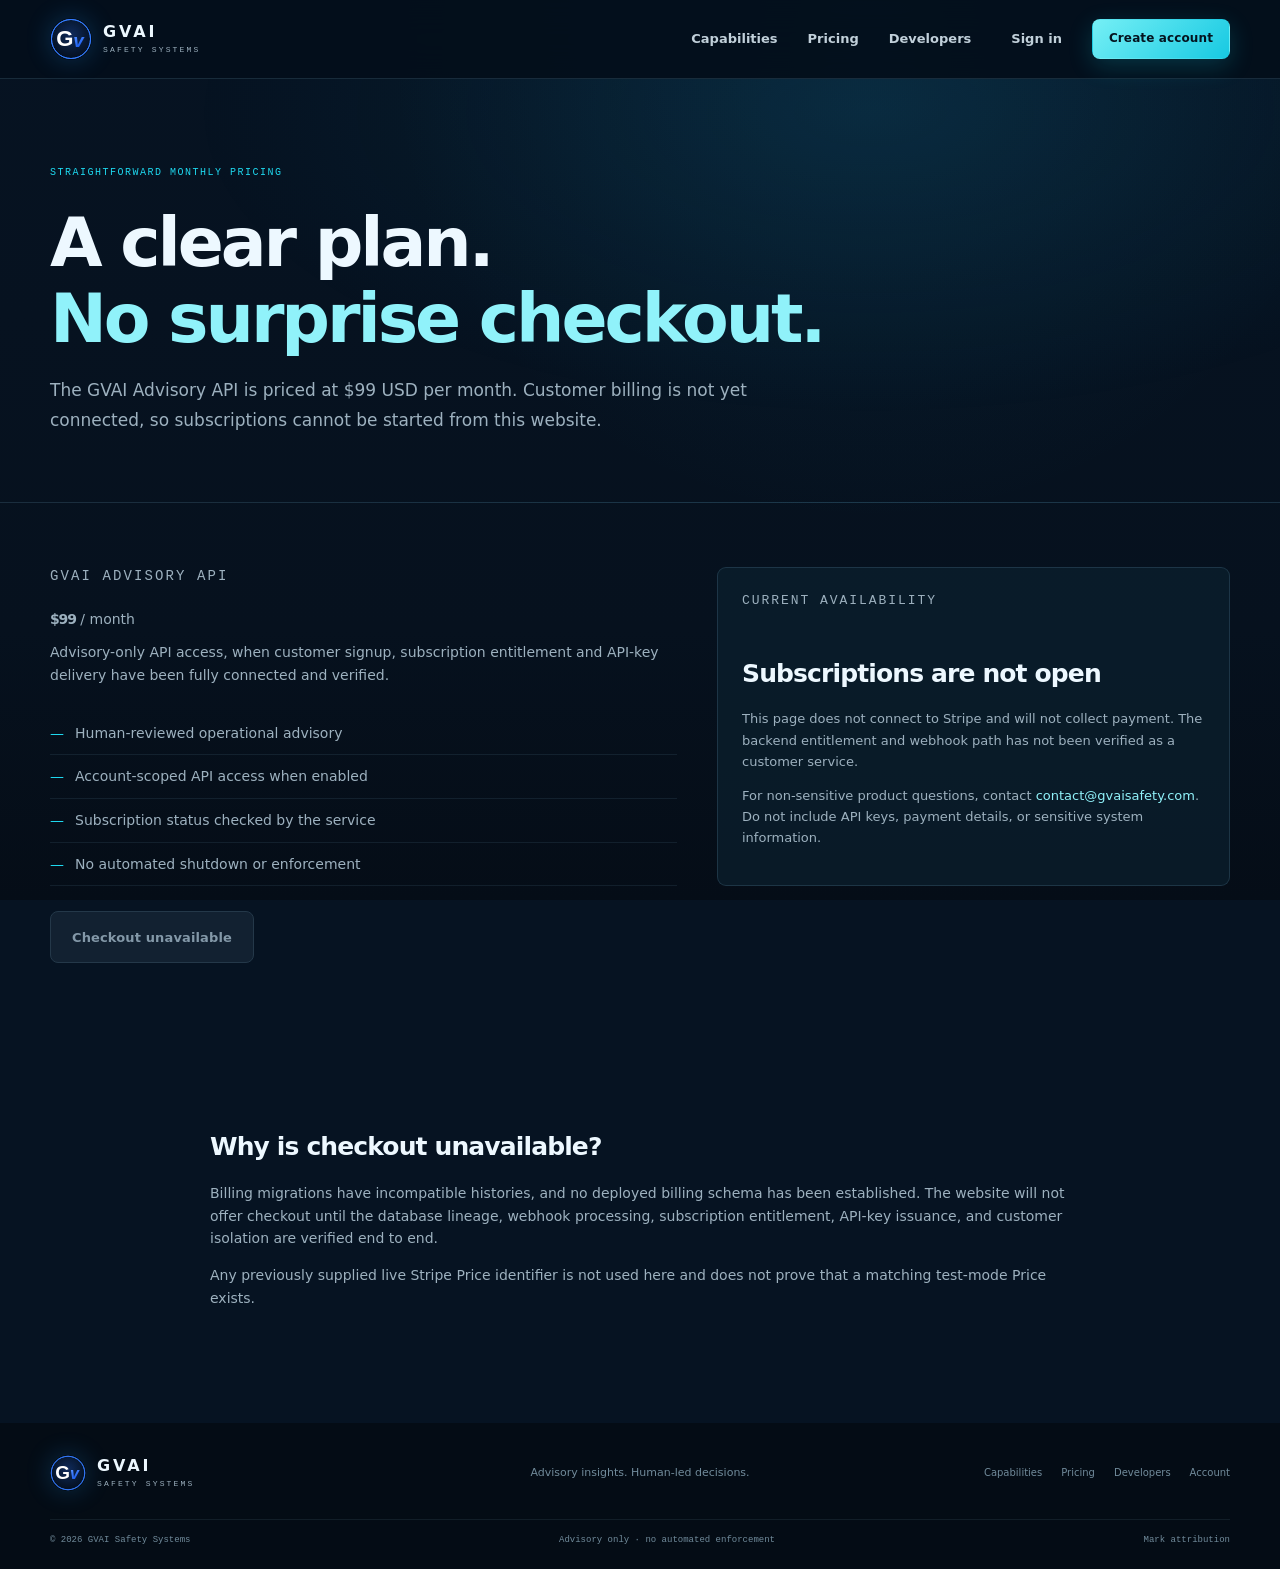
<file: pricing.html>
<!doctype html>
<html lang="en">
<head>
  <meta charset="utf-8"><meta name="viewport" content="width=device-width, initial-scale=1">
  <meta name="theme-color" content="#061322">
  <meta name="description" content="GVAI Advisory API pricing: $99 USD per month. Checkout is not yet connected.">
  <meta property="og:title" content="Pricing | GVAI Safety Systems"><meta property="og:description" content="GVAI Advisory API — $99 USD monthly. Customer billing is not yet available.">
  <link rel="canonical" href="https://gvaisafety.com/pricing.html"><link rel="icon" type="image/svg+xml" href="assets/gvai-mark.svg"><link rel="stylesheet" href="site.css">
  <title>Pricing | GVAI Safety Systems</title>
</head>
<body><a class="skip-link" href="#main">Skip to content</a>
<header class="site-header"><div class="nav-wrap"><a class="brand" href="index.html"><img src="assets/gvai-mark.svg" width="42" height="42" alt=""><span><b>GVAI</b><small>SAFETY SYSTEMS</small></span></a><button class="menu-toggle" aria-expanded="false" aria-controls="primary-nav" type="button"><span class="sr-only">Open navigation</span><i></i><i></i></button><nav id="primary-nav" class="primary-nav" aria-label="Main navigation"><a href="features.html">Capabilities</a><a href="pricing.html" aria-current="page">Pricing</a><a href="developers.html">Developers</a><a class="nav-login" href="login.html">Sign in</a><a class="button button-small button-primary" href="signup.html">Create account</a></nav></div></header>
<main id="main">
  <section class="subpage-hero"><div class="section-wrap"><p class="eyebrow">STRAIGHTFORWARD MONTHLY PRICING</p><h1>A clear plan.<br><em>No surprise checkout.</em></h1><p class="hero-lede">The GVAI Advisory API is priced at $99 USD per month. Customer billing is not yet connected, so subscriptions cannot be started from this website.</p></div></section>
  <section class="section-wrap content-section pricing-page">
    <div><p class="eyebrow">GVAI ADVISORY API</p><p class="price-large">$99<span> / month</span></p><p>Advisory-only API access, when customer signup, subscription entitlement and API-key delivery have been fully connected and verified.</p>
      <ul class="plan-list"><li>Human-reviewed operational advisory</li><li>Account-scoped API access when enabled</li><li>Subscription status checked by the service</li><li>No automated shutdown or enforcement</li></ul>
      <a class="button button-disabled" aria-disabled="true" href="#availability">Checkout unavailable</a>
    </div>
    <aside class="available-contact" id="availability"><p class="eyebrow">CURRENT AVAILABILITY</p><h2>Subscriptions are not open</h2><p>This page does not connect to Stripe and will not collect payment. The backend entitlement and webhook path has not been verified as a customer service.</p><p>For non-sensitive product questions, contact <a href="mailto:contact@gvaisafety.com?subject=GVAI%20Advisory%20Pricing">contact@gvaisafety.com</a>. Do not include API keys, payment details, or sensitive system information.</p></aside>
  </section>
  <section class="section-wrap content-section content-narrow"><h2>Why is checkout unavailable?</h2><p>Billing migrations have incompatible histories, and no deployed billing schema has been established. The website will not offer checkout until the database lineage, webhook processing, subscription entitlement, API-key issuance, and customer isolation are verified end to end.</p><p>Any previously supplied live Stripe Price identifier is not used here and does not prove that a matching test-mode Price exists.</p></section>
</main>
<footer class="site-footer"><div class="section-wrap footer-main"><a class="brand brand-footer" href="index.html"><img src="assets/gvai-mark.svg" width="36" height="36" alt=""><span><b>GVAI</b><small>SAFETY SYSTEMS</small></span></a><p>Advisory insights. Human-led decisions.</p><nav aria-label="Footer navigation"><a href="features.html">Capabilities</a><a href="pricing.html">Pricing</a><a href="developers.html">Developers</a><a href="login.html">Account</a></nav></div><div class="section-wrap footer-bottom"><span>© <span data-year>2026</span> GVAI Safety Systems</span><span>Advisory only · no automated enforcement</span><a href="assets/GvAI-MIT-LICENSE.txt">Mark attribution</a></div></footer><script src="site.js" defer></script></body></html>
</file>
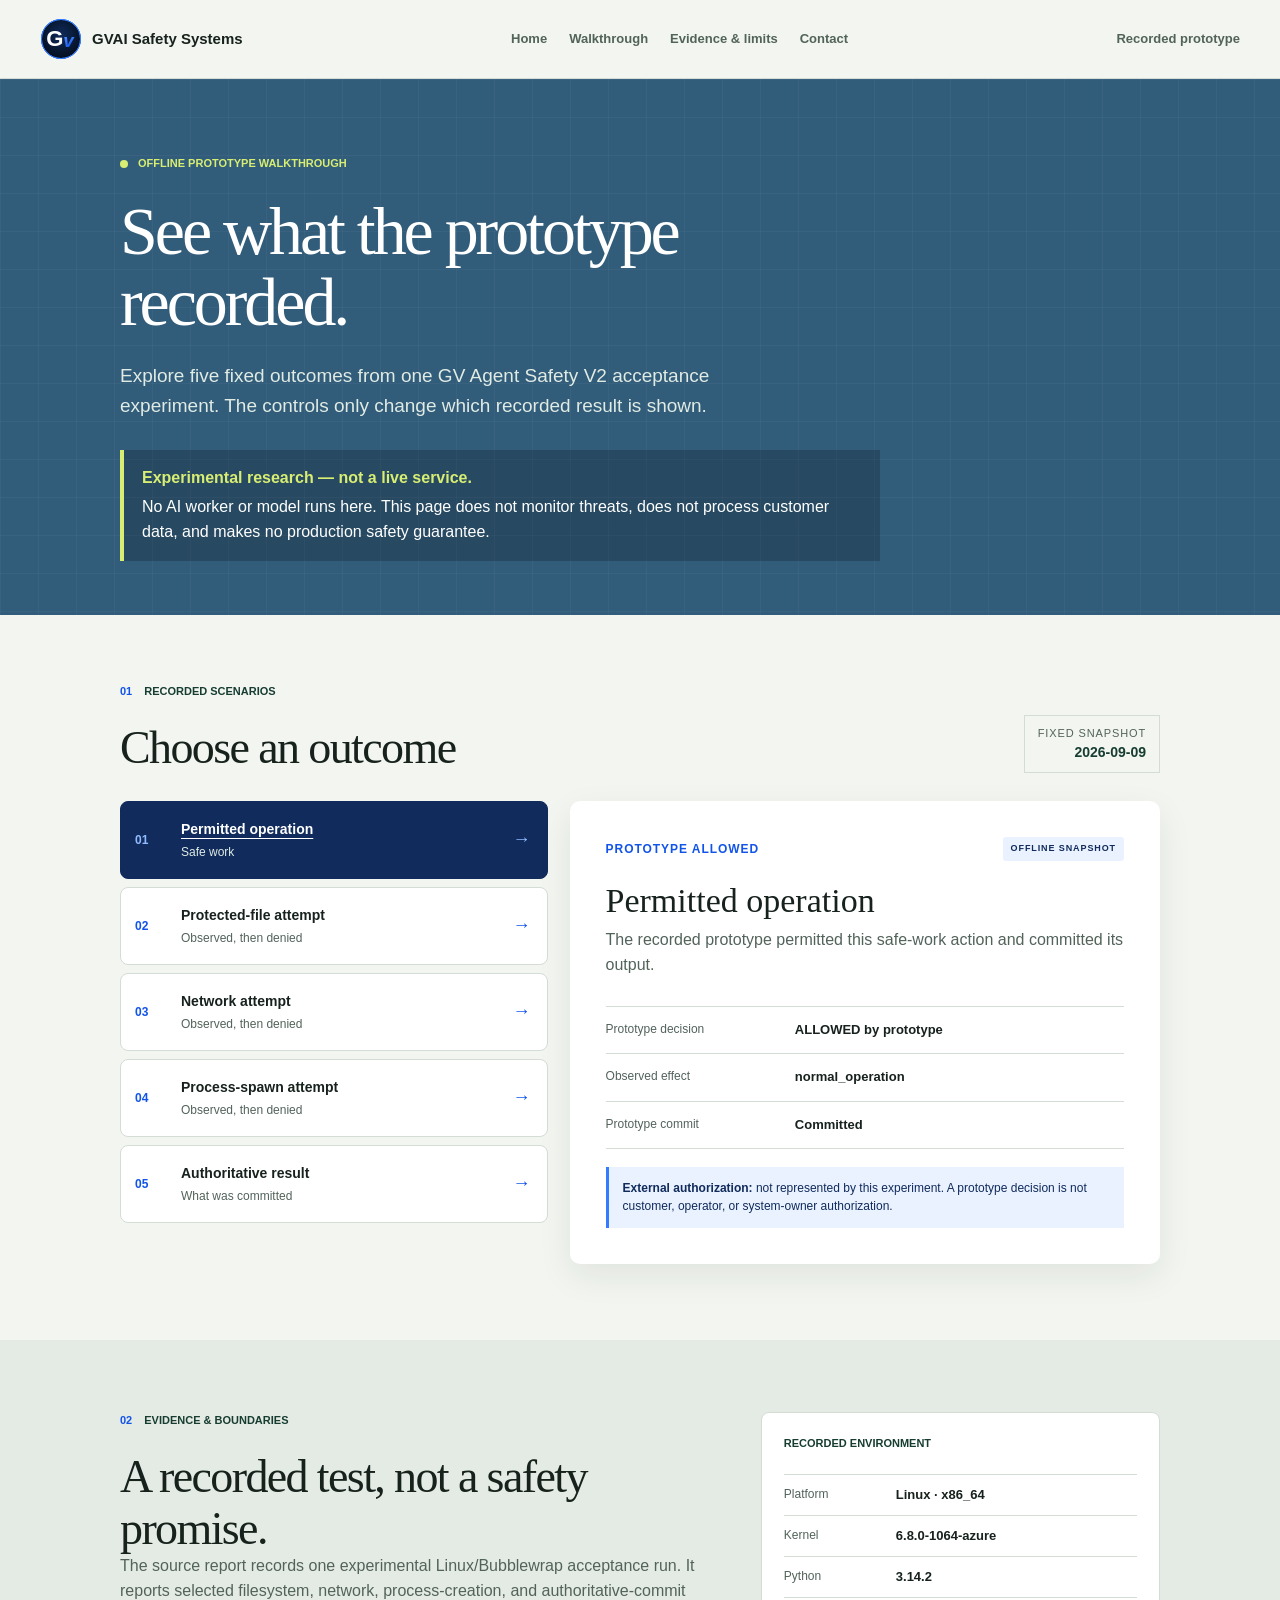
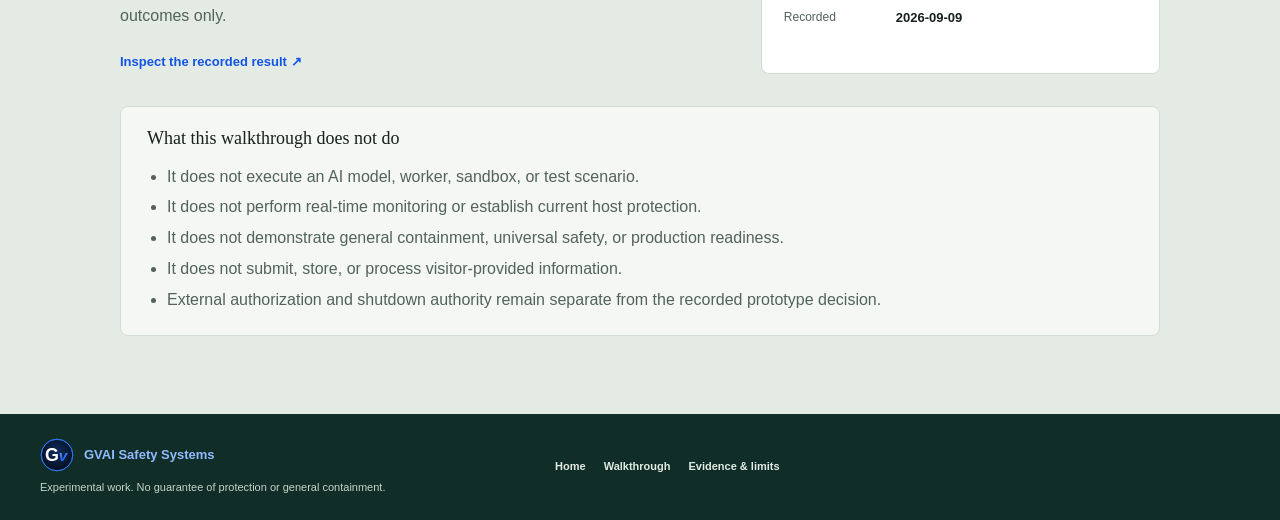
<file: prototype-demo.html>
<!doctype html>
<html lang="en">
<head>
  <meta charset="utf-8">
  <meta name="viewport" content="width=device-width, initial-scale=1">
  <meta name="theme-color" content="#173d32">
  <meta name="description" content="An offline walkthrough of recorded GV Agent Safety V2 prototype acceptance results.">
  <title>Recorded Prototype Walkthrough | GVAI Safety Systems</title>
  <link rel="icon" type="image/svg+xml" href="assets/gvai-mark.svg">
  <link rel="stylesheet" href="prototype-site.css">
  <link rel="stylesheet" href="prototype-demo.css">
</head>
<body>
  <a class="skip-link" href="#main">Skip to content</a>
  <header class="site-header">
    <div class="header-inner">
      <a class="brand" href="index.html" aria-label="GVAI Safety Systems home">
        <img src="assets/gvai-mark.svg" alt="" width="42" height="42">
        <span>GVAI <strong>Safety Systems</strong></span>
      </a>
      <nav aria-label="Primary navigation">
        <a href="index.html">Home</a>
        <a href="#walkthrough">Walkthrough</a>
        <a href="#evidence">Evidence &amp; limits</a>
        <a href="index.html#contact">Contact</a>
      </nav>
      <span class="header-link demo-header-status">Recorded prototype</span>
    </div>
  </header>

  <main id="main">
    <section class="demo-hero" aria-labelledby="demo-title">
      <div class="demo-wrap">
        <p class="eyebrow"><span class="status-mark" aria-hidden="true"></span> Offline prototype walkthrough</p>
        <h1 id="demo-title">See what the prototype recorded.</h1>
        <p class="demo-lede">Explore five fixed outcomes from one GV Agent Safety V2 acceptance experiment. The controls only change which recorded result is shown.</p>
        <div class="demo-disclosure" role="note">
          <strong>Experimental research — not a live service.</strong>
          <span>No AI worker or model runs here. This page does not monitor threats, does not process customer data, and makes no production safety guarantee.</span>
        </div>
      </div>
    </section>

    <section class="walkthrough demo-wrap" id="walkthrough" aria-labelledby="walkthrough-title">
      <div class="walkthrough-heading">
        <div>
          <p class="section-label"><span>01</span> Recorded scenarios</p>
          <h2 id="walkthrough-title">Choose an outcome</h2>
        </div>
        <p class="recorded-badge">Fixed snapshot<br><strong>2026-09-09</strong></p>
      </div>

      <div class="demo-grid">
        <div class="scenario-list" role="group" aria-label="Recorded prototype scenarios">
          <button class="scenario-button" type="button" data-scenario="safe_work" aria-controls="result-card" aria-pressed="true">
            <span class="scenario-number">01</span>
            <span><strong>Permitted operation</strong><small>Safe work</small></span>
            <span class="scenario-arrow" aria-hidden="true">→</span>
          </button>
          <button class="scenario-button" type="button" data-scenario="protected_file_attack" aria-controls="result-card" aria-pressed="false">
            <span class="scenario-number">02</span>
            <span><strong>Protected-file attempt</strong><small>Observed, then denied</small></span>
            <span class="scenario-arrow" aria-hidden="true">→</span>
          </button>
          <button class="scenario-button" type="button" data-scenario="network_attack" aria-controls="result-card" aria-pressed="false">
            <span class="scenario-number">03</span>
            <span><strong>Network attempt</strong><small>Observed, then denied</small></span>
            <span class="scenario-arrow" aria-hidden="true">→</span>
          </button>
          <button class="scenario-button" type="button" data-scenario="process_attack" aria-controls="result-card" aria-pressed="false">
            <span class="scenario-number">04</span>
            <span><strong>Process-spawn attempt</strong><small>Observed, then denied</small></span>
            <span class="scenario-arrow" aria-hidden="true">→</span>
          </button>
          <button class="scenario-button" type="button" data-scenario="commit_outcome" aria-controls="result-card" aria-pressed="false">
            <span class="scenario-number">05</span>
            <span><strong>Authoritative result</strong><small>What was committed</small></span>
            <span class="scenario-arrow" aria-hidden="true">→</span>
          </button>
        </div>

        <article class="result-card" id="result-card" aria-labelledby="result-title" aria-live="polite" aria-atomic="true">
          <div class="result-topline">
            <span id="result-kind" class="result-kind">Recorded result</span>
            <span class="snapshot-tag">OFFLINE SNAPSHOT</span>
          </div>
          <h3 id="result-title">Permitted operation</h3>
          <p id="result-description" class="result-description">The recorded prototype permitted this safe-work action and committed its output.</p>

          <dl class="result-facts">
            <div>
              <dt>Prototype decision</dt>
              <dd id="result-decision">ALLOWED by prototype</dd>
            </div>
            <div>
              <dt>Observed effect</dt>
              <dd id="result-effect">normal_operation</dd>
            </div>
            <div>
              <dt>Prototype commit</dt>
              <dd id="result-commit">Committed</dd>
            </div>
          </dl>

          <p class="authorization-note"><strong>External authorization:</strong> not represented by this experiment. A prototype decision is not customer, operator, or system-owner authorization.</p>
        </article>
      </div>
      <p id="walkthrough-status" class="visually-hidden" role="status" aria-live="polite">Showing permitted operation.</p>
      <noscript><p class="noscript-note">JavaScript is disabled. The recorded permitted-operation result above remains visible; scenario controls are unavailable.</p></noscript>
    </section>

    <section class="evidence-section" id="evidence" aria-labelledby="evidence-title">
      <div class="demo-wrap evidence-grid">
        <div>
          <p class="section-label"><span>02</span> Evidence &amp; boundaries</p>
          <h2 id="evidence-title">A recorded test, not a safety promise.</h2>
          <p>The source report records one experimental Linux/Bubblewrap acceptance run. It reports selected filesystem, network, process-creation, and authoritative-commit outcomes only.</p>
          <a class="text-link evidence-link" href="https://github.com/willshacklett/gvai-safety-systems/blob/main/experiments/results/gv_v2_acceptance.json" target="_blank" rel="noopener noreferrer">Inspect the recorded result <span aria-hidden="true">↗</span></a>
        </div>
        <aside class="evidence-panel" aria-label="Recorded test environment">
          <p class="section-label">Recorded environment</p>
          <dl>
            <div><dt>Platform</dt><dd>Linux · x86_64</dd></div>
            <div><dt>Kernel</dt><dd>6.8.0-1064-azure</dd></div>
            <div><dt>Python</dt><dd>3.14.2</dd></div>
            <div><dt>Recorded</dt><dd>2026-09-09</dd></div>
          </dl>
        </aside>
      </div>
      <div class="demo-wrap limits-panel">
        <h3>What this walkthrough does not do</h3>
        <ul>
          <li>It does not execute an AI model, worker, sandbox, or test scenario.</li>
          <li>It does not perform real-time monitoring or establish current host protection.</li>
          <li>It does not demonstrate general containment, universal safety, or production readiness.</li>
          <li>It does not submit, store, or process visitor-provided information.</li>
          <li>External authorization and shutdown authority remain separate from the recorded prototype decision.</li>
        </ul>
      </div>
    </section>
  </main>

  <footer class="site-footer">
    <div class="footer-inner">
      <div class="footer-brand-block">
        <a class="brand brand-footer" href="index.html">
          <img src="assets/gvai-mark.svg" alt="" width="34" height="34">
          <span>GVAI <strong>Safety Systems</strong></span>
        </a>
        <p>Experimental work. No guarantee of protection or general containment.</p>
      </div>
      <nav class="footer-nav" aria-label="Footer navigation">
        <a href="index.html">Home</a>
        <a href="#walkthrough">Walkthrough</a>
        <a href="#evidence">Evidence &amp; limits</a>
      </nav>
    </div>
  </footer>

  <script type="application/json" id="recorded-results">
  {
    "experiment": "gv_agent_safety_v2_acceptance",
    "timestamp_utc": "2026-09-09T18:53:06.022447+00:00",
    "platform": {
      "system": "Linux",
      "release": "6.8.0-1064-azure",
      "machine": "x86_64",
      "python": "3.14.2"
    },
    "actions": [
      {"action":"safe_work","allowed":true,"committed":true,"halted":false,"observed_effects":["normal_operation"],"os_boundary_failure":false},
      {"action":"protected_file_attack","allowed":false,"committed":false,"halted":false,"observed_effects":["protected_file_write_attempt"],"os_boundary_failure":false},
      {"action":"network_attack","allowed":false,"committed":false,"halted":false,"observed_effects":["unapproved_network_egress_attempt"],"os_boundary_failure":false},
      {"action":"process_attack","allowed":false,"committed":false,"halted":false,"observed_effects":["unauthorized_process_spawn_attempt"],"os_boundary_failure":false}
    ],
    "authoritative_files": ["result.txt"],
    "passed": true
  }
  </script>
  <script src="prototype-demo.js" defer></script>
</body>
</html>
</file>
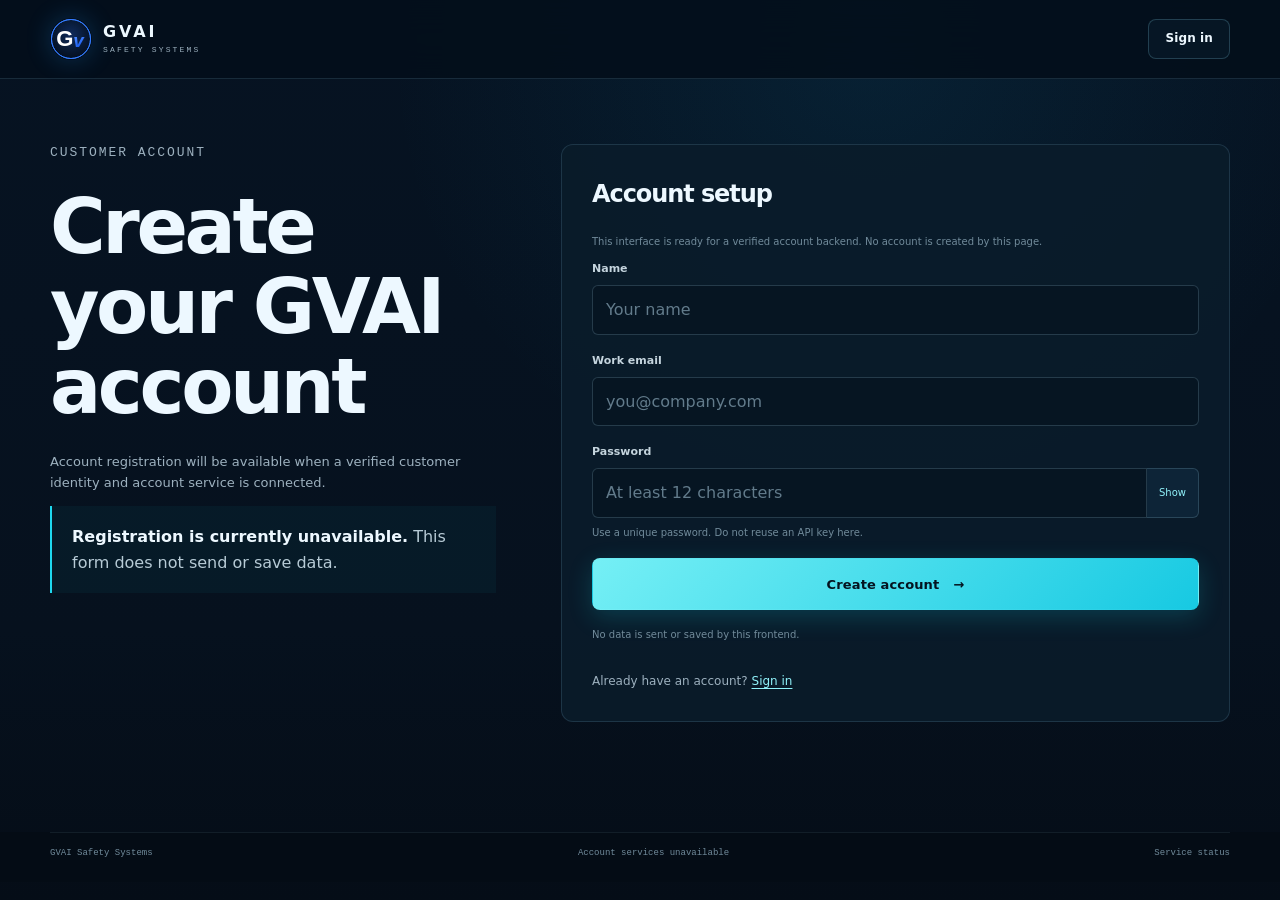
<file: signup.html>
<!doctype html>
<html lang="en">
<head><meta charset="utf-8"><meta name="viewport" content="width=device-width, initial-scale=1"><meta name="robots" content="noindex,nofollow"><meta name="theme-color" content="#061322"><meta name="description" content="GVAI account registration status. Account service is not yet connected."><link rel="icon" type="image/svg+xml" href="assets/gvai-mark.svg"><link rel="stylesheet" href="site.css"><title>Create account | GVAI Safety Systems</title></head>
<body><a class="skip-link" href="#main">Skip to content</a><header class="site-header"><div class="nav-wrap"><a class="brand" href="index.html"><img src="assets/gvai-mark.svg" width="42" height="42" alt=""><span><b>GVAI</b><small>SAFETY SYSTEMS</small></span></a><a class="button button-small button-quiet" href="login.html">Sign in</a></div></header>
<main id="main" class="section-wrap form-layout"><aside class="form-aside"><p class="eyebrow">CUSTOMER ACCOUNT</p><h1>Create your GVAI account</h1><p>Account registration will be available when a verified customer identity and account service is connected.</p><div class="callout"><strong>Registration is currently unavailable.</strong> This form does not send or save data.</div></aside><section class="form-panel" aria-labelledby="signup-title"><h2 id="signup-title">Account setup</h2><p class="form-footnote">This interface is ready for a verified account backend. No account is created by this page.</p><form class="service-form">
  <div class="field"><label for="name">Name</label><input id="name" name="name" autocomplete="name" required placeholder="Your name"></div>
  <div class="field"><label for="email">Work email</label><input id="email" name="email" type="email" autocomplete="email" required placeholder="you@company.com"></div>
  <div class="field"><label for="password">Password</label><div class="input-with-action"><input id="password" name="password" type="password" autocomplete="new-password" minlength="12" required placeholder="At least 12 characters"><button type="button" data-show-password aria-controls="password" aria-pressed="false">Show</button></div><small class="field-hint">Use a unique password. Do not reuse an API key here.</small></div>
  <button class="button button-primary" type="submit">Create account <span aria-hidden="true">→</span></button>
  <p class="form-status" role="status" tabindex="-1" aria-live="polite"></p>
  <p class="form-footnote">No data is sent or saved by this frontend.</p>
</form><p class="auth-switch">Already have an account? <a href="login.html">Sign in</a></p></section></main>
<footer class="site-footer"><div class="section-wrap footer-bottom"><a href="index.html">GVAI Safety Systems</a><span>Account services unavailable</span><a href="developers.html#status">Service status</a></div></footer><script src="site.js" defer></script></body></html>
</file>
<file: site.css>
:root{color-scheme:dark;--bg:#061322;--bg-deep:#030b15;--surface:#0a1b2c;--surface-2:#0d2336;--line:rgba(133,195,220,.16);--text:#edf8ff;--muted:#9db1bf;--dim:#718b9b;--cyan:#1ed8ef;--cyan-soft:#90f2fa;--blue:#4a9dff;--amber:#ffc56d;--max:1180px;--mono:"SFMono-Regular",Consolas,"Liberation Mono",monospace;--sans:Inter,"Segoe UI",system-ui,sans-serif;--display:Inter,"Segoe UI",system-ui,sans-serif}
*{box-sizing:border-box}
html{scroll-behavior:smooth;scroll-padding-top:92px}
body{margin:0;background:var(--bg);color:var(--text);font-family:var(--sans);font-size:16px;line-height:1.62;overflow-x:hidden}
body::before{content:"";position:fixed;inset:0;z-index:-1;pointer-events:none;background:radial-gradient(ellipse at 68% 6%,rgba(16,126,170,.13),transparent 39%),linear-gradient(180deg,#061322 0%,#06111e 70%,#050d17 100%)}
a{color:inherit;text-decoration:none}
a:hover{color:var(--cyan-soft)}
button,input,textarea{font:inherit}
button,a,input,textarea{touch-action:manipulation}
:focus-visible{outline:3px solid var(--cyan);outline-offset:4px}
.skip-link{position:fixed;top:10px;left:10px;z-index:1000;padding:10px 14px;background:var(--cyan);color:#03101b;transform:translateY(-160%);font-weight:800}
.skip-link:focus{transform:translateY(0)}
.sr-only{position:absolute;width:1px;height:1px;padding:0;margin:-1px;overflow:hidden;clip:rect(0,0,0,0);white-space:nowrap;border:0}
.section-wrap,.nav-wrap{width:min(var(--max),calc(100% - 48px));margin-inline:auto}
.site-header{position:sticky;top:0;z-index:50;background:rgba(4,15,27,.9);border-bottom:1px solid var(--line);backdrop-filter:blur(18px)}
.nav-wrap{height:78px;display:flex;align-items:center;justify-content:space-between;gap:30px}
.brand{display:inline-flex;align-items:center;gap:11px;flex:0 0 auto;color:var(--text)}
.brand img{display:block;border-radius:50%;box-shadow:0 0 26px rgba(36,154,250,.24)}
.brand span{display:grid;line-height:1.1;letter-spacing:.1em}
.brand b{font:800 16px/1 var(--display);letter-spacing:.18em}
.brand small{margin-top:6px;font:500 8px/1 var(--mono);letter-spacing:.27em;color:var(--muted)}

/* The homepage wordmark keeps the existing brand's font metrics. */
.nav-wordmark { transform: skewX(-9deg); }
.brand .nav-wordmark span { display: inline; font: inherit; letter-spacing: inherit; }
.nav-wordmark-gv { color: #f0f5ff; }
.nav-wordmark-ai { color: #25ddff; }

@supports (background-clip: text) {
  .nav-wordmark-gv, .nav-wordmark-ai { background-clip: text; color: transparent; }
  .nav-wordmark-gv { background-image: linear-gradient(#fff 20%, #d6e0eb 60%, #9baec3); }
  .nav-wordmark-ai { background-image: linear-gradient(#84f4ff 14%, #21d9f8 58%, #54a5ff); }
}

@media (forced-colors: active) {
  .nav-wordmark-gv, .nav-wordmark-ai { background-image: none; color: LinkText; }
}
.primary-nav{display:flex;align-items:center;gap:30px}
.primary-nav>a:not(.button){font-size:13px;font-weight:600;color:#c1d0da}
.primary-nav>a:not(.button):hover{color:var(--cyan)}
.nav-login{margin-left:10px}
.menu-toggle{display:none}
.button{display:inline-flex;align-items:center;justify-content:center;gap:14px;min-height:52px;padding:0 21px;border:1px solid transparent;border-radius:8px;font-size:13px;font-weight:700;letter-spacing:.01em;transition:transform .2s ease,border-color .2s ease,background .2s ease,box-shadow .2s ease}
.button:hover{transform:translateY(-2px)}
.button-primary{color:#04131f;background:linear-gradient(135deg,#75eff5,#17c9e2);box-shadow:0 7px 24px rgba(20,207,232,.2)}
.button-primary:hover{color:#04131f;box-shadow:0 10px 34px rgba(20,207,232,.34)}

/* Match the Ask GVAI launcher's navy glass and cyan edge on the homepage. */
.watch-home .primary-nav .button[href="signup.html"] {
  border-color: #42d9f4;
  border-radius: 999px;
  background: linear-gradient(170deg, #153850, #081a2c 54%, #071421);
  box-shadow: inset 0 1px 5px rgba(115, 222, 250, .2), 0 0 12px rgba(30, 216, 239, .2);
  color: #f4f8ff;
  transition: border-color .18s ease, box-shadow .18s ease;
}

.watch-home .primary-nav .button[href="signup.html"]:hover {
  transform: none;
  border-color: #a0f5ff;
  box-shadow: inset 0 1px 7px rgba(115, 222, 250, .32), 0 0 17px rgba(30, 216, 239, .36);
}

@media (prefers-reduced-motion: reduce) {
  .watch-home .primary-nav .button[href="signup.html"] { transition: none; }
}
.button-small{min-height:40px;padding:0 16px;font-size:12px}
.button-quiet{border-color:rgba(121,199,222,.24);color:var(--text);background:rgba(11,30,46,.52)}
.button-outline{border-color:rgba(30,216,239,.54);color:var(--cyan-soft);background:rgba(12,35,52,.7)}
.button-outline:hover{background:rgba(30,216,239,.1);color:var(--cyan-soft)}
.button-disabled{background:#122131;border-color:#243849;color:#8398a8;cursor:not-allowed;pointer-events:none;box-shadow:none}
.hero{position:relative;display:grid;grid-template-columns:minmax(0,1.05fr) minmax(360px,.95fr);align-items:center;gap:45px;min-height:635px;padding-block:67px 76px}
.hero::before{content:"";position:absolute;width:560px;height:560px;right:-14%;top:0;z-index:-1;border-radius:50%;background:radial-gradient(circle,rgba(13,113,165,.12),transparent 68%)}
.hero-copy{position:relative;z-index:2;max-width:620px;animation:fade-up .7s ease both}
.eyebrow,.card-index,.price-card-top,.preview-top,.art-caption,.price-label,.portal-kicker{font:500 10px/1.4 var(--mono);letter-spacing:.15em;color:var(--cyan)}
.eyebrow{display:flex;align-items:center;gap:11px;margin:0 0 25px}
.eyebrow-line{width:28px;height:1px;background:var(--cyan);box-shadow:0 0 10px var(--cyan)}
h1,h2,h3,p{margin-top:0}
h1,h2,h3{font-family:var(--display);letter-spacing:-.045em}
h1{max-width:700px;margin-bottom:24px;font-size:clamp(45px,6.2vw,76px);line-height:1.05;font-weight:600}
h1 em,h2 em{font-style:normal;color:var(--cyan-soft)}
.hero-lede{max-width:555px;margin-bottom:31px;color:#b5c7d2;font-size:17px;line-height:1.72}
.hero-actions{display:flex;align-items:center;flex-wrap:wrap;gap:12px}
.hero-note{margin:21px 0 0;color:var(--muted);font:10px var(--mono);letter-spacing:.04em}
.status-dot{display:inline-block;width:7px;height:7px;border-radius:50%;margin-right:7px;vertical-align:middle}
.status-dot-cyan{background:var(--cyan);box-shadow:0 0 12px rgba(30,216,239,.8)}
.status-dot-muted{background:#77909d}
.status-dot-amber{background:var(--amber)}
.hero-art{position:relative;min-height:465px;display:grid;place-items:center;isolation:isolate;animation:fade-in 1.1s ease both}
.hero-art::before,.hero-art::after{content:"";position:absolute;z-index:-1;border-radius:50%;border:1px solid rgba(37,165,204,.15)}
.hero-art::before{width:420px;height:420px}
.hero-art::after{width:340px;height:340px;border-style:dashed;animation:rotate 80s linear infinite}
.orbit{position:absolute;border-radius:50%;border:1px solid rgba(45,179,211,.13)}
.orbit-one{width:490px;height:220px;transform:rotate(-32deg)}
.orbit-two{width:490px;height:220px;transform:rotate(32deg)}
.hero-shield{position:absolute;top:30px;width:205px;color:var(--cyan);filter:drop-shadow(0 0 20px rgba(30,216,239,.28));animation:float 5s ease-in-out infinite}
.hero-shield svg{display:block;width:100%}
.shield-spark{position:absolute;width:4px;height:4px;background:#fff;border-radius:50%;box-shadow:0 0 12px 4px var(--cyan)}
.spark-a{top:28%;left:13%}.spark-b{top:43%;right:8%}
.preview-card{position:absolute;right:0;bottom:12px;width:min(340px,90%);padding:17px 19px;border:1px solid rgba(81,190,217,.28);border-radius:12px;background:linear-gradient(145deg,rgba(11,31,47,.96),rgba(5,18,31,.96));box-shadow:0 20px 65px rgba(0,0,0,.38)}
.preview-top{display:flex;justify-content:space-between;align-items:center;padding-bottom:13px;border-bottom:1px solid var(--line);font-size:8px}
.preview-tag{padding:5px 7px;border:1px solid rgba(255,197,109,.24);border-radius:3px;color:var(--amber);font:8px var(--mono);letter-spacing:.08em}
.preview-row{display:flex;justify-content:space-between;gap:10px;margin:17px 0 12px;font-size:11px;color:var(--muted)}
.preview-row b{color:#c7e8ef;font-weight:600}
.preview-line{display:grid;gap:6px}.preview-line i{height:5px;border-radius:3px;background:linear-gradient(90deg,rgba(30,216,239,.3),rgba(30,216,239,.06));width:100%}.preview-line i:nth-child(2){width:77%}.preview-line i:nth-child(3){width:54%}
.preview-card p{margin:14px 0 0;color:var(--dim);font:9px var(--mono)}
.art-caption{position:absolute;left:0;bottom:15px;color:var(--dim);font-size:8px}
.trust-strip{border-block:1px solid var(--line);background:rgba(7,24,38,.58)}
.trust-items{display:flex;justify-content:space-between;gap:20px;padding-block:19px;color:#a9bdc9;font:10px var(--mono);letter-spacing:.08em;text-transform:uppercase}
.trust-items b{margin-right:9px;color:var(--cyan);font-weight:400}
.section-block{padding-block:115px 120px}
.section-heading{max-width:680px;margin-bottom:50px}
.section-heading h2,.snapshot-layout h2,.pricing-teaser h2,.contact-inner h2,.subpage-hero h1{margin-bottom:19px;font-size:clamp(38px,5vw,58px);font-weight:550;line-height:1.12}
.section-intro{max-width:560px;color:var(--muted);font-size:15px}
.capability-grid{display:grid;grid-template-columns:repeat(3,1fr);gap:15px}
.capability-card{position:relative;min-height:285px;padding:26px;border:1px solid var(--line);border-radius:10px;background:linear-gradient(145deg,rgba(14,36,53,.9),rgba(8,23,37,.86));transition:border-color .25s,transform .25s}
.capability-card:hover{transform:translateY(-4px);border-color:rgba(30,216,239,.42)}
.card-index{font-size:8px;color:var(--dim)}
.card-icon{display:grid;place-items:center;width:43px;height:43px;margin:27px 0 22px;border:1px solid rgba(30,216,239,.34);border-radius:11px;color:var(--cyan);font-size:24px;background:rgba(30,216,239,.06);box-shadow:0 0 25px rgba(30,216,239,.06)}
.capability-card h3{margin-bottom:11px;font-size:19px;letter-spacing:-.03em}
.capability-card p{min-height:70px;margin-bottom:17px;color:var(--muted);font-size:13px;line-height:1.65}
.capability-card a,.text-link{color:var(--cyan-soft);font-size:11px;font-weight:700}
.capability-card a span{margin-left:7px}
.snapshot-band{margin-block-start:clamp(.75rem,1.4vw,1.5rem);border-block:1px solid rgba(57,161,194,.15);background:linear-gradient(110deg,rgba(7,25,40,.94),rgba(8,29,45,.56))}
.snapshot-layout {
  display: grid;
  grid-template-columns: minmax(400px, 48fr) minmax(0, 52fr);
  align-items: center;
  gap: clamp(1.5rem, 3vw, 3rem);
  padding-block: clamp(1.75rem, 3vw, 2.75rem);
}
.snapshot-layout > div:first-child {
  min-width: 0;
}

.snapshot-layout h2 {
  max-width: 22ch;
  margin: 0 0 .85rem;
  font-size: clamp(2rem, 3.75vw, 3.25rem);
  text-wrap: balance;
}

.snapshot-layout>div:first-child p:not(.eyebrow){max-width:420px;color:var(--muted);font-size:14px}
.snapshot-layout .text-link{display:inline-flex;margin-top:9px}
.snapshot-preview {
  justify-self: center;
  width: min(100%, 480px);
  min-width: 0;
  margin: 0;
}

.snapshot-preview figcaption {
  margin-bottom: .4rem;
  color: var(--muted);
  font: 600 .72rem/1.4 var(--mono);
}

.snapshot-preview img {
  border: 1px solid rgba(63, 171, 202, .38);
  border-radius: .75rem;
  background: var(--bg-deep);
  box-shadow: 0 12px 32px #0005, 0 0 1rem #1ed8ef18;

  display: block;
  width: 100%;
  max-width: 480px;
  height: auto;
  object-fit: contain;
}

@media (width < 1100px) {
  .snapshot-layout { grid-template-columns: minmax(0, 1fr); }
}

@media (min-width: 1100px) {
  .snapshot-layout {
    column-gap: clamp(1.5rem, calc(3vw - 1rem), 2rem);
  }

  .snapshot-preview {
    justify-self: start;
    width: min(100%, 562px);
  }

  .snapshot-preview img {
    max-width: 560px;
  }
}

.pricing-teaser{display:grid;grid-template-columns:1fr .7fr;align-items:center;gap:70px;padding-block:110px}
.pricing-copy>p:not(.eyebrow){max-width:520px;color:var(--muted);font-size:14px}
.price-card{padding:26px;border:1px solid rgba(30,216,239,.31);border-radius:12px;background:linear-gradient(150deg,#0d263a,#081827);box-shadow:0 18px 55px rgba(0,0,0,.24)}
.price-card-top{display:flex;justify-content:space-between;align-items:center;padding-bottom:18px;border-bottom:1px solid var(--line);font-size:9px}
.price-label{color:var(--muted);font-size:8px}
.price{display:flex;align-items:baseline;gap:8px;margin:25px 0 12px}
.price strong{font:600 53px var(--display);letter-spacing:-.06em}
.price span{color:var(--muted);font-size:13px}
.price-state{color:var(--muted);font:10px var(--mono)}
.price-card .button{width:100%;margin:9px 0 13px}
.price-card>small{display:block;color:var(--dim);text-align:center;font-size:10px}
.contact-section{border-block:1px solid var(--line);background:#071827}
.contact-inner{display:grid;grid-template-columns:1fr .8fr;gap:80px;padding-block:74px}
.contact-inner h2{font-size:44px}
.contact-inner>div+div{align-self:center}
.contact-inner p:not(.eyebrow){color:var(--muted);font-size:13px}
.site-footer{background:#040c15}
.footer-main{display:grid;grid-template-columns:1fr auto 1fr;align-items:center;gap:24px;padding-block:32px 28px}
.footer-main>p{margin:0;color:var(--dim);font-size:11px}
.footer-main nav{display:flex;justify-content:flex-end;gap:19px}
.footer-main nav a,.footer-bottom{color:var(--dim);font-size:10px}
.brand-footer img{width:36px;height:36px}
.footer-bottom{display:flex;justify-content:space-between;gap:15px;padding-block:15px 24px;border-top:1px solid rgba(131,168,188,.11);font:9px var(--mono)}
.subpage-hero{position:relative;padding-block:87px 67px;border-bottom:1px solid var(--line);background:radial-gradient(ellipse at 68% 8%,rgba(24,131,171,.12),transparent 55%)}
.subpage-hero .section-wrap{max-width:var(--max)}
.subpage-hero h1{max-width:780px;font-size:clamp(43px,6vw,68px)}
.subpage-hero .hero-lede{max-width:700px;margin:0;color:var(--muted)}
.content-section{padding-block:64px 100px}
.content-narrow{max-width:860px}
.content-section h2{margin:44px 0 14px;font-size:25px;letter-spacing:-.035em}
.content-section h2:first-child{margin-top:0}
.content-section h3{margin:0 0 8px;font-size:17px;letter-spacing:-.02em}
.content-section p,.content-section li{color:var(--muted);font-size:14px}
.content-section ul{padding-left:22px}
.content-section li{padding:4px 0}
.detail-grid{display:grid;grid-template-columns:repeat(2,1fr);gap:13px;margin-top:34px}
.detail-card{padding:23px;border:1px solid var(--line);border-radius:9px;background:rgba(11,30,45,.8)}
.detail-card p{margin:0;font-size:12px}
.callout{padding:18px 20px;border-left:2px solid var(--cyan);background:rgba(30,216,239,.045);color:#b7cbd6}
.callout strong{color:var(--text)}
.status-table{width:100%;border-collapse:collapse;margin:22px 0}
.status-table th,.status-table td{padding:13px 15px;border:1px solid var(--line);text-align:left;vertical-align:top;font-size:12px}
.status-table th{font:9px var(--mono);letter-spacing:.1em;color:var(--cyan);background:rgba(14,37,53,.7)}
.status-table td{color:var(--muted)}
.state-pill{display:inline-block;padding:4px 7px;border:1px solid rgba(255,197,109,.3);border-radius:3px;color:var(--amber);font:8px var(--mono);letter-spacing:.07em}
.pricing-page{display:grid;grid-template-columns:1.1fr .9fr;gap:40px;align-items:start}
.price-large{font:600 clamp(64px,8vw,94px)/1 var(--display);letter-spacing:-.08em}
.price-large span{font:400 14px var(--sans);letter-spacing:0;color:var(--muted)}
.plan-list{list-style:none;padding:0!important;margin:25px 0}
.plan-list li{display:flex;gap:11px;padding:10px 0;border-bottom:1px solid rgba(133,195,220,.1)}
.plan-list li::before{content:"—";color:var(--cyan)}
.form-layout{display:grid;grid-template-columns:.8fr 1.2fr;gap:65px;padding-block:65px 110px}
.form-aside{position:sticky;top:120px;align-self:start}
.form-aside h2{font-size:35px}
.form-aside p{color:var(--muted);font-size:13px}
.form-panel{padding:30px;border:1px solid var(--line);border-radius:12px;background:rgba(10,28,43,.9)}
.service-form{display:grid;gap:17px}
.field{display:grid;gap:7px}
.field label{font-size:11px;font-weight:700;color:#c5d5de}
.field input,.field textarea{width:100%;min-height:47px;padding:11px 13px;border:1px solid rgba(135,180,200,.24);border-radius:6px;background:#061522;color:var(--text)}
.field input::placeholder{color:#627b8b}
.field-hint{color:var(--dim);font-size:10px}
.form-status{min-height:50px;margin:0;padding:12px;border:1px solid rgba(255,197,109,.26);border-radius:6px;background:rgba(255,197,109,.05);color:#efd4aa;font-size:11px}
.form-status:empty{display:none}
.form-footnote{color:var(--dim);font-size:10px}
.auth-switch{margin:18px 0 0;color:var(--muted);font-size:12px}
.auth-switch a{color:var(--cyan-soft);text-decoration:underline;text-underline-offset:3px}
.input-with-action{display:flex}
.input-with-action input{border-radius:6px 0 0 6px}
.input-with-action button{padding:0 12px;border:1px solid rgba(135,180,200,.24);border-left:0;border-radius:0 6px 6px 0;background:#0d2437;color:var(--cyan-soft);font-size:10px}
.available-contact{padding:24px;border:1px solid var(--line);border-radius:9px;background:rgba(12,32,47,.72)}
.available-contact p{color:var(--muted);font-size:13px}
.available-contact a{color:var(--cyan-soft)}
.visually-hidden{position:absolute!important;width:1px;height:1px;padding:0;margin:-1px;overflow:hidden;clip:rect(0,0,0,0);white-space:nowrap;border:0}
@keyframes fade-up{from{opacity:0;transform:translateY(15px)}to{opacity:1;transform:translateY(0)}}
@keyframes fade-in{from{opacity:0}to{opacity:1}}
@keyframes rotate{to{transform:rotate(328deg)}}
@keyframes float{0%,100%{transform:translateY(0)}50%{transform:translateY(-8px)}}
@keyframes soft-pulse{0%,100%{filter:drop-shadow(0 0 1px rgba(127,154,169,.2));opacity:.75}50%{filter:drop-shadow(0 0 12px rgba(127,154,169,.5));opacity:1}}
@media(max-width:900px){.primary-nav{gap:19px}.hero{grid-template-columns:1fr .85fr;gap:14px}.hero-art{transform:scale(.9)}.pricing-teaser{gap:40px}.footer-main{grid-template-columns:1fr 1fr}.footer-main>p{display:none}.form-layout{gap:35px}}
@media(max-width:700px){.section-wrap,.nav-wrap{width:min(100% - 36px,var(--max))}.nav-wrap{height:70px}.menu-toggle{display:grid;gap:5px;width:43px;height:43px;place-content:center;border:1px solid var(--line);border-radius:7px;background:#091a29;color:var(--text)}.menu-toggle i{display:block;width:17px;height:1px;background:currentColor}.primary-nav{position:absolute;top:69px;left:0;right:0;display:none;align-items:stretch;gap:0;padding:8px 18px 18px;background:rgba(4,15,27,.98);border-bottom:1px solid var(--line)}.primary-nav.is-open{display:grid}.primary-nav>a:not(.button){padding:13px 5px;border-bottom:1px solid rgba(133,195,220,.1)}.nav-login{margin-left:0}.primary-nav .button{margin-top:13px}.hero{grid-template-columns:1fr;gap:10px;min-height:auto;padding-block:70px 36px}.hero-copy{max-width:590px}.hero-lede{font-size:15px}.hero-art{min-height:390px;margin-inline:-10px;transform:none}.hero-art::before{width:330px;height:330px}.hero-art::after{width:275px;height:275px}.orbit-one,.orbit-two{width:360px;height:170px}.hero-shield{top:23px;width:166px}.preview-card{right:2%;bottom:2px;width:min(320px,88%)}.art-caption{left:2%;bottom:3px;font-size:7px}.trust-items{display:grid;grid-template-columns:1fr;gap:10px;padding-block:15px}.section-block{padding-block:76px}.section-heading{margin-bottom:30px}.capability-grid{grid-template-columns:1fr}.capability-card{min-height:0;padding:23px}.card-icon{margin:19px 0 15px}.capability-card p{min-height:0}.pricing-teaser,.contact-inner,.form-layout,.pricing-page{grid-template-columns:1fr;gap:32px}.snapshot-layout{padding-block:70px}.pricing-teaser{padding-block:75px}.contact-inner{padding-block:55px;gap:5px}.contact-inner h2{font-size:37px}.footer-main{grid-template-columns:1fr;gap:20px}.footer-main nav{justify-content:flex-start;flex-wrap:wrap}.footer-bottom{flex-wrap:wrap;justify-content:flex-start;gap:9px 17px}.subpage-hero{padding-block:66px 45px}.content-section{padding-block:45px 75px}.detail-grid{grid-template-columns:1fr}.form-layout{padding-block:45px 75px}.form-aside{position:static}.form-panel{padding:22px}.status-table{display:block;overflow-x:auto}}
@media(prefers-reduced-motion:reduce){*,*::before,*::after{scroll-behavior:auto!important;animation-duration:.01ms!important;animation-iteration-count:1!important;transition-duration:.01ms!important}}

/* Global AI Watch homepage */
.watch-masthead {
  --watch-art: url("assets/Coming%20Soon.png");
  position: relative;
  isolation: isolate;
  overflow: clip;
  background:
    radial-gradient(ellipse at 78% 46%, #08223a 0%, transparent 48%),
    linear-gradient(175deg, #040e1d, #061628 76%, #040f1f);
}

.watch-masthead::before,
.watch-masthead::after {
  content: "";
  position: absolute;
  z-index: -1;
  pointer-events: none;
}

/* A curved highlight leads from the headline toward the launcher. */
.watch-masthead::before {
  inset: 0 0 auto;
  height: clamp(9rem, 23vw, 19rem);
  background:
    radial-gradient(ellipse 96% 100% at 3% -10%,
      transparent 82%, rgba(0, 121, 245, .18) 90%, rgba(49, 208, 255, .72) 93%,
      rgba(34, 168, 250, .23) 94%, transparent 100%);
  mask-image: linear-gradient(108deg, transparent 18%, #000 53%, transparent 84%);
}

/* Bottom 197 pixels of the reference, cut above the small left-side disclosure. */
.watch-masthead::after {
  inset: auto auto 0 50%;
  width: max(100%, 40rem);
  aspect-ratio: 1672 / 197;
  transform: translateX(-50%);
  background: var(--watch-art) center bottom / 100% auto no-repeat;
  clip-path: polygon(0 36%, 42% 36%, 48% 0, 100% 0, 100% 100%, 0 100%);
  mask-image: linear-gradient(transparent, #000 44%, #000 80%, transparent);
}

.watch-home .watch-hero {
  grid-template-columns: minmax(0, 1fr);
  gap: 1.5rem;
  min-height: 0;
  padding-block: 1rem clamp(5rem, 12vw, 10.5rem);
}

.watch-home .watch-hero::before { content: none; }

.watch-home .watch-hero h1 {
  margin-block: 0 1.15rem;
  font: 700 clamp(2.45rem, 5.4vw, 5rem) / .99 Georgia, "Times New Roman", serif;
  letter-spacing: -.045em;
  text-wrap: balance;
}

.watch-home .watch-hero h1 em {
  display: block;
  color: #23e9fa;
  font-style: normal;
  text-shadow: 0 0 1.4rem rgba(27, 206, 255, .23);
}

.watch-home .watch-hero .hero-lede { max-width: 34rem; }

.watch-hero .hero-actions .button {
  max-width: 100%;
  padding-inline: clamp(1rem, 2vw, 1.4rem);
  border-radius: 999px;
  text-align: center;
}

.watch-hero .hero-actions .button-primary {
  border-color: #68f5ff;
  box-shadow: 0 0 1.35rem rgba(32, 220, 255, .33);
}

.watch-hero .hero-actions .button-quiet {
  border-color: #3bdbef;
  background-color: rgba(2, 15, 30, .65);
}
.watch-home .eyebrow { font-size: .875rem; letter-spacing: .12em; }

.watch-visual {
  position: relative;
  width: min(86%, 37rem);
  justify-self: center;
  aspect-ratio: 530 / 405;
  pointer-events: none;
}

.watch-shield {
  position: absolute;
  inset: 0 -58.87% 0 0;
  z-index: 1;
  /* One continuous crop from (830, 140) to (1672, 545) keeps the right circuitry attached. */
  background: var(--watch-art) right 26.12% / 198.57% auto no-repeat;
  mask-image:
    linear-gradient(to right, transparent, #000 10%, #000 78%, transparent),
    linear-gradient(to bottom, transparent, #000 13%, #000 95%, transparent);
  mask-composite: intersect;
}

/* Mirror the approved circuitry on the left and feather it into the hero lighting. */
.watch-visual::before {
  content: "";
  position: absolute;
  top: 50.62%;
  right: 96%;
  width: 59%;
  aspect-ratio: 312 / 186;
  background: var(--watch-art) right 45.70% / 535.90% auto no-repeat;
  mask-image:
    linear-gradient(to right, transparent, #000 18%, #000 76%, transparent),
    linear-gradient(to bottom, transparent, #000 19%, #000 83%, transparent);
  mask-composite: intersect;
  mix-blend-mode: screen;
  transform: scaleX(-1);
}

@media (min-width: 760px) {
  .watch-masthead {
    display: grid;
    grid-template-columns: minmax(0, 1fr);
  }

  /* Share the first row so the launcher stays at the top of the hero. */
  .watch-masthead > .ask-gvai-hero,
  .watch-masthead > .watch-hero { grid-area: 1 / 1; }

  .watch-masthead > .ask-gvai-hero {
    align-self: start;
    pointer-events: none;
  }

  .watch-masthead .ask-gvai-button { pointer-events: auto; }

  .watch-home .watch-hero {
    grid-template-columns: minmax(0, 1fr) minmax(0, .95fr);
    gap: clamp(1.5rem, 4vw, 4rem);
    padding-block-start: clamp(1.5rem, 3vw, 2.5rem);
  }

  .watch-visual { width: min(100%, 37rem); }
}

/* On desktop, use usable viewport height to size the hero without capping its height. */
@media (min-width: 1024px) {
  .watch-home .watch-hero {
    /* Move the composition and the bottom-anchored wave together. */
    padding-block-start: calc(clamp(1.5rem, 3vw, 2.5rem) + clamp(3rem, 6.5vh, 4.5rem));
    padding-block-start: calc(clamp(1.5rem, 3vw, 2.5rem) + clamp(3rem, 6.5dvh, 4.5rem));
    /* Give the wave room after removing the note beneath the actions. */
    padding-block-end: calc(clamp(3rem, 10vh, 9rem) + 4.875rem);
    padding-block-end: calc(clamp(3rem, 10dvh, 9rem) + 4.875rem);
  }

  .watch-home .watch-hero h1 {
    font-size: clamp(2.75rem, min(5.4vw, 8.25vh), 5rem);
    font-size: clamp(2.75rem, min(5.4vw, 8.25dvh), 5rem);
  }

  .watch-visual {
    width: min(100%, 37rem, 68vh);
    width: min(100%, 37rem, 68dvh);
  }
}

.watch-band {
  border-block: 1px solid var(--line);
  background: #081827;
}

.watch-band-inner, .watch-demo {
  display: grid;
  gap: 1.5rem;
  padding-block: 2rem;
}

.watch-band .eyebrow, .watch-demo .eyebrow { margin-bottom: .65rem; }

.watch-band h2, .watch-demo h2 {
  margin-bottom: .65rem;
  font-size: clamp(1.75rem, 4vw, 3.25rem);
  line-height: 1.1;
}

.watch-band p:not(.eyebrow), .watch-demo p:not(.eyebrow) { color: var(--muted); }
.watch-band-heading p:last-child { margin-bottom: 0; }

.watch-ticker, .watch-stages {
  display: grid;
  list-style: none;
  padding: 0;
  margin: 0;
  gap: .5rem;
}

.watch-ticker li, .watch-stages li {
  display: grid;
  align-content: start;
  gap: .3rem;
  padding: .8rem 1rem;
  border: 1px solid var(--line);
  border-radius: .65rem;
  background: #0b1e30;
}

.watch-ticker strong {
  color: var(--amber);
  font: 600 .875rem var(--mono);
  letter-spacing: .045em;
}

.watch-demo { padding-block: clamp(3rem, 7vw, 6rem); }

.watch-demo-panel {
  min-width: 0;
  padding: clamp(.75rem, 3vw, 1.5rem);
  border: 1px solid var(--line);
  border-radius: 1rem;
  background: linear-gradient(155deg, #10283b, #071522);
}

.watch-stages li[aria-current="step"] {
  border-color: var(--cyan);
  background: #0c2d40;
  box-shadow: inset .2rem 0 var(--cyan);
}

.watch-stages span { color: var(--muted); }
.watch-demo-status { margin: 1rem 0 .75rem; }
.watch-demo-controls:not([hidden]) { display: flex; flex-wrap: wrap; gap: .5rem; }
.watch-demo-controls button { min-height: 44px; font-size: .875rem; }
.watch-demo-controls button:disabled { opacity: .55; cursor: default; }

@media (min-width: 680px) {
  .watch-ticker { grid-template-columns: repeat(3, minmax(0, 1fr)); }
}

@media (min-width: 900px) {
  .watch-band-inner { grid-template-columns: minmax(0, .8fr) minmax(0, 1.5fr); align-items: center; }
  .watch-demo { grid-template-columns: minmax(0, .9fr) minmax(0, 1.1fr); align-items: center; }
}

/* Homepage Ask GVAI availability */
.ask-gvai-hero {
  position: relative;
  z-index: 3;
  display: grid;
  justify-items: end;
  padding-block: .55rem 0;
}

.ask-gvai-hero .ask-gvai-button {
  display: block;
  width: min(100%, 21rem);
  min-height: 44px;
  padding: 0;
  border: 0;
  border-radius: 999px;
  background: transparent;
}

.ask-gvai-button img {
  display: block;
  width: 100%;
  height: auto;
}

.ask-gvai-hero .ask-gvai-button:hover { transform: none; filter: brightness(1.14); }
.ask-gvai-hero .ask-gvai-button:focus-visible { outline-offset: 2px; }

@media (max-width: 700px) {
  /* The existing mobile menu overlays the page while expanded. */
  .site-header:has(.primary-nav.is-open) + main .ask-gvai-hero { visibility: hidden; }
}

@media (prefers-reduced-motion: reduce) {
  .ask-gvai-hero .ask-gvai-button { transition: none; }
}

.ask-access-note { margin: 0; color: var(--muted); font-size: .875rem; }
</file>
<file: global-ai-watch.css>
.ai-watch {
  position: relative;
  isolation: isolate;
  padding-block: clamp(2.25rem, 5vw, 4.75rem);
  border-block: 1px solid #21465b;
  background:
    radial-gradient(ellipse at 83% 0, #0b2a43, transparent 65%),
    linear-gradient(145deg, #061625, #040d1b);
}

.ai-watch::before {
  content: "";
  position: absolute;
  inset: 0 0 auto auto;
  width: min(60%, 28rem);
  aspect-ratio: 312 / 186;
  z-index: -1;
  pointer-events: none;
  background: url("assets/Coming%20Soon.png") right 45.70% / 535.90% auto no-repeat;
  mask-image: radial-gradient(ellipse closest-side, #000, transparent);
  opacity: .24;
}

.ai-watch-header {
  display: flex;
  flex-wrap: wrap;
  align-items: end;
  justify-content: space-between;
  gap: .75rem 1.5rem;
  margin-bottom: 1.25rem;
}

.ai-watch-header h2 {
  margin: 0 0 .45rem;
  color: #edf8ff;
  font: 700 clamp(1.85rem, 4.6vw, 3.5rem)/1.08 Georgia, "Times New Roman", serif;
  letter-spacing: -.035em;
}

.ai-watch-wordmark {
  display: inline-block;
  font: 800 .78em/1 var(--display);
  letter-spacing: .035em;
  filter: drop-shadow(0 0 .55rem rgba(30, 216, 239, .28));
}

.ai-watch-header p,
.ai-watch-note {
  margin: 0;
  color: #b7ccdc;
}

.ai-watch-refresh,
.ai-watch-note {
  font-size: .85rem;
}

.ai-watch-grid {
  display: grid;
  grid-template-columns: repeat(3, minmax(0, 1fr));
  gap: 1rem;
}

.ai-watch-card,
.ai-watch-events {
  min-width: 0;
  padding: clamp(.95rem, 2vw, 1.4rem);
  border: 1px solid #32647c;
  border-radius: .8rem;
  background: linear-gradient(145deg, rgba(12, 36, 56, .94), #071421);
  box-shadow: 0 12px 30px rgba(0, 7, 15, .36), inset 0 1px rgba(100, 216, 249, .12);
  overflow-wrap: anywhere;
}

.ai-watch-card {
  display: flex;
  flex-direction: column;
  align-items: start;
  gap: .65rem;
}

.ai-watch-card-head {
  display: grid;
  width: 100%;
  justify-items: start;
  gap: .5rem;
  padding-bottom: .75rem;
  border-bottom: 1px solid #2a4357;
}

.ai-watch-card h3,
.ai-watch-events h3 { margin: 0; font-size: 1.1rem; color: #edf8ff; }

.ai-watch-status {
  padding: .25rem .6rem;
  border: 1px solid currentColor;
  border-radius: 999px;
  color: #b9cddb;
  font: 650 .72rem/1.4 var(--mono);
}

.ai-watch-status[data-tone="operational"] { color: #8af2d3; }
.ai-watch-status[data-tone="degraded"],
.ai-watch-status[data-tone="partial_outage"],
.ai-watch-status[data-tone="stale"] { color: var(--amber); }
.ai-watch-status[data-tone="major_outage"] { color: #ff9daf; }
.ai-watch-status[data-tone="maintenance"] { color: var(--cyan-soft); }

.ai-watch-metrics:not([hidden]) {
  display: grid;
  width: 100%;
  grid-template-columns: repeat(2, minmax(0, 1fr));
  gap: .5rem;
  margin: 0;
}

.ai-watch-metrics div { padding: .5rem; background: #071522; border-radius: .4rem; }
.ai-watch-metrics dt { font-size: .75rem; color: #b7ccdc; }
.ai-watch-metrics dd { margin: .15rem 0 0; color: #edf8ff; font: 700 1rem var(--mono); }

.ai-watch-source {
  margin-top: auto;
  padding-block: .3rem;
  color: var(--cyan-soft);
  text-decoration: underline;
  text-underline-offset: .2em;
}

.ai-watch-events { margin-top: 1rem; }
.ai-watch-events ul { padding: 0; margin: .55rem 0 0; list-style: none; }
.ai-watch-events li { padding-block: .45rem; border-top: 1px solid #2a4357; color: #b7ccdc; font-size: .875rem; }
.ai-watch-events li strong { color: #edf8ff; }
.ai-watch-events li time { display: block; color: var(--cyan-soft); font: .75rem/1.5 var(--mono); }
.ai-watch-events .ai-watch-new { animation: ai-watch-highlight .9s ease-out; }

@keyframes ai-watch-highlight {
  from { background-color: rgba(30, 216, 239, .24); }
  to { background-color: transparent; }
}

@media (max-width: 760px) {
  .ai-watch-grid { grid-template-columns: 1fr; }
}

@media (prefers-reduced-motion: reduce) {
  .ai-watch-events .ai-watch-new { animation: none; }
}
</file>
<file: portal.css>
/* Workspace tokens extend the public site's palette and type. */
.portal-body {
  --portal-night: #040e1b;
  --portal-silver: #f0f5ff;
  --portal-copy: #bdcfdf;
  --portal-border: rgba(111, 199, 236, .24);
  --portal-edge: rgba(72, 222, 251, .46);
  --portal-glass: linear-gradient(145deg, rgba(14, 38, 60, .84), rgba(5, 16, 30, .92));
  --portal-inset: rgba(3, 14, 26, .69);
  --portal-shadow: 0 16px 36px rgba(0, 5, 14, .35), inset 0 1px rgba(117, 216, 250, .08);
  --portal-glow: 0 0 20px rgba(30, 216, 239, .16);
  --portal-radius: 1rem;
  --portal-gap: clamp(.875rem, 2vw, 1.25rem);
  --portal-padding: clamp(1rem, 2.65vw, 1.75rem);
  --portal-ribbon: 4.5rem;
  min-height: 100vh;
  background:
    radial-gradient(ellipse at 91% 0%, #0b2943, transparent 48rem),
    linear-gradient(155deg, #071728, var(--portal-night) 66%);
  color: var(--portal-copy);
}

.portal-header {
  position: sticky;
  inset-block-start: 0;
  z-index: 20;
  display: flex;
  align-items: center;
  justify-content: space-between;
  gap: .875rem;
  min-height: var(--portal-ribbon);
  padding: .7rem clamp(.875rem, 3vw, 2rem);
  border-bottom: 1px solid transparent;
  background:
    linear-gradient(112deg, #040d19, #081a2c 60%, #050e1b) padding-box,
    linear-gradient(100deg, #16334a, #36bbd7 36%, #16334a 75%) border-box;
  box-shadow: 0 8px 30px rgba(1, 9, 18, .55);
  backdrop-filter: blur(18px);
}

.portal-top-status,
.portal-warning b {
  color: var(--amber);
  font: 650 .75rem/1.45 var(--mono);
  letter-spacing: .045em;
}

.portal-exit {
  padding-block: .375rem;
  color: var(--portal-copy);
  font-size: .875rem;
}

.portal-frame {
  display: grid;
  grid-template-columns: clamp(13rem, 20vw, 16rem) minmax(0, 1fr);
  min-height: calc(100vh - var(--portal-ribbon));
}

.portal-sidebar {
  position: sticky;
  inset-block-start: var(--portal-ribbon);
  align-self: start;
  max-height: calc(100vh - var(--portal-ribbon));
  max-height: calc(100dvh - var(--portal-ribbon));
  overflow-y: auto;
  padding: var(--portal-gap);
  border-inline-end: 1px solid var(--portal-border);
  background:
    radial-gradient(ellipse at 0 0, rgba(17, 83, 113, .27), transparent 19rem),
    linear-gradient(155deg, #091a2c, #050f1d 64%);
}

.workspace-menu > summary {
  display: none;
}

.workspace-label,
.sidebar-bottom {
  display: flex;
  align-items: center;
}

.workspace-label {
  gap: .625rem;
  padding: 0 0 .95rem;
  border-bottom: 1px solid var(--portal-border);
  color: var(--portal-silver);
  font-size: .875rem;
}

.workspace-label small {
  display: block;
  color: var(--portal-copy);
}

.workspace-shield {
  flex: none;
  width: 2.45rem;
  aspect-ratio: 1;
  /* Show the shield from the approved chat artwork (340 of 1134 pixels). */
  background: url("assets/ask-gvai-chat-brand.png") left center / 333.53% auto no-repeat;
  filter: drop-shadow(0 0 .35rem rgba(30, 216, 239, .32));
}

.empty-symbol {
  display: grid;
  flex: none;
  place-items: center;
  width: 2.45rem;
  aspect-ratio: 1;
  border: 1px solid var(--portal-edge);
  border-radius: .65rem;
  background: rgba(12, 72, 93, .35);
  box-shadow: inset 0 0 13px rgba(30, 216, 239, .11);
  color: var(--cyan-soft);
  font: 700 .875rem var(--mono);
}

.portal-nav-label,
.portal-kicker {
  color: var(--cyan-soft);
  font: 600 .72rem/1.45 var(--mono);
  letter-spacing: .12em;
}

.portal-nav-label { margin: .95rem .625rem .35rem; }
.portal-nav-label-spaced { margin-top: 1.2rem; }

.portal-nav {
  display: grid;
  gap: .25rem;
}

.portal-nav a {
  display: flex;
  align-items: center;
  gap: .55rem;
  min-height: 2.75rem;
  min-width: 0;
  padding: .35rem .6rem;
  border: 1px solid transparent;
  border-radius: .6rem;
  color: var(--portal-copy);
  font-size: .875rem;
  line-height: 1.35;
  transition: background-color .18s, border-color .18s, box-shadow .18s;
}

.portal-nav a:hover,
.portal-nav a[aria-current="page"] {
  border-color: var(--portal-border);
  background-color: rgba(18, 84, 112, .28);
  color: var(--portal-silver);
}

.portal-nav a[aria-current="page"] {
  border-color: var(--portal-edge);
  background: linear-gradient(105deg, rgba(27, 142, 172, .39), rgba(6, 36, 56, .63) 78%);
  box-shadow: inset 2px 0 var(--cyan), inset 0 1px rgba(124, 237, 255, .14), var(--portal-glow);
  font-weight: 700;
}

.portal-nav a:focus-visible { outline-offset: -3px; }

.nav-glyph {
  display: grid;
  flex: 0 0 1.35rem;
  place-items: center;
  color: var(--cyan-soft);
  font: .95rem/1 var(--mono);
}

.sidebar-bottom {
  margin-top: 1.25rem;
  padding-top: .875rem;
  border-top: 1px solid var(--portal-border);
  font: .76rem/1.4 var(--mono);
}

.portal-main {
  width: min(100%, 82rem);
  min-width: 0;
  margin-inline: auto;
  padding: clamp(1rem, 3vw, 2.5rem) clamp(1rem, 4vw, 3rem) 4rem;
  overflow-wrap: anywhere;
}

.portal-main,
.portal-page h1[tabindex],
.portal-page :is(a, button, input, select, textarea, summary) {
  scroll-margin-block-start: calc(var(--portal-ribbon) + 1rem);
}

.portal-warning,
.unavailable-banner {
  padding: .8rem 1rem;
  border: 1px solid rgba(255, 197, 109, .35);
  border-radius: .7rem;
  background: rgba(57, 39, 19, .44);
  color: #f0dbbc;
  font-size: .875rem;
}

.portal-warning {
  display: flex;
  flex-wrap: wrap;
  align-items: baseline;
  gap: .25rem .75rem;
  margin-bottom: clamp(1.35rem, 3vw, 2.5rem);
}

.portal-kicker { margin-bottom: .5rem; }

.portal-page h1 {
  max-width: none;
  margin: 0 0 .6rem;
  color: var(--portal-silver);
  font: 700 clamp(2rem, 5vw, 3.65rem)/1.06 Georgia, "Times New Roman", serif;
  letter-spacing: -.04em;
  text-wrap: balance;
}

.portal-subtitle {
  margin-bottom: 1.5rem;
  color: var(--portal-copy);
  font-size: 1rem;
}

.portal-empty-card,
.portal-action-card,
.incident-panel {
  min-width: 0;
  padding: var(--portal-padding);
  border: 1px solid var(--portal-border);
  border-radius: var(--portal-radius);
  background: var(--portal-glass);
  box-shadow: var(--portal-shadow);
}

.incident-hero {
  border-color: var(--portal-edge);
  background:
    radial-gradient(ellipse at 25% 34%, rgba(13, 85, 119, .4), transparent 61%),
    var(--portal-glass);
}

/* Protection Snapshot */
.portal-main:has(.protection-snapshot) {
  padding-block: clamp(.5rem, 1.3svh, 1rem);
  padding-inline: clamp(.75rem, 2vw, 2rem);
}

.portal-main:has(.protection-snapshot) > .portal-warning {
  display: none;
}

.protection-snapshot {
  position: relative;
  isolation: isolate;
  --portal-gap: clamp(.75rem, 1.6svh, 1.25rem);
  display: grid;
  gap: clamp(.5rem, 1.1svh, .875rem);
  padding: clamp(.875rem, 1.8svh, 1.5rem) clamp(1rem, 2vw, 2rem);
  padding-block-end: clamp(2.5rem, 5svh, 4.25rem);
  overflow: clip;
  border: 1px solid #184864;
  border-radius: var(--portal-radius);
  background:
    radial-gradient(ellipse at 49% 45%, #082d48, transparent 52%),
    linear-gradient(155deg, #061728, #030e1c 70%);
}

.protection-snapshot::before {
  content: "";
  position: absolute;
  z-index: -1;
  inset: 0;
  background:
    radial-gradient(ellipse at 12% -35%, transparent 60%, #0279be 60.4%, #22d9ff 60.6%, #073550 61%, transparent 62%),
    repeating-linear-gradient(135deg, transparent 0 13px, #0991c022 13px 14px, transparent 14px 25px),
    repeating-linear-gradient(0deg, transparent 0 31px, #0991c033 31px 32px, transparent 32px 44px);
  mask-image: linear-gradient(90deg, #000, transparent 24%, transparent 76%, #000),
    linear-gradient(#000, transparent 22%);
  pointer-events: none;
}

.snapshot-header,
.snapshot-grid,
.snapshot-support {
  display: grid;
  gap: var(--portal-gap);
}

.snapshot-header {
  grid-template-columns: minmax(0, 1fr) minmax(0, 13rem);
  align-items: start;
}

.snapshot-header h1 {
  margin: 0;
  font-size: clamp(2rem, 3.15vw, 4.25rem);
  text-shadow: 0 0 1.3rem #77d9ff50;
}

.snapshot-header em {
  color: #38e5fa;
  font-style: normal;
}

.snapshot-panel p {
  margin: 0;
  color: var(--portal-copy);
}

.snapshot-ask {
  display: block;
  border-radius: .75rem;
}

.snapshot-ask img {
  display: block;
  width: 100%;
  height: auto;
  filter: drop-shadow(0 0 .6rem #0db9f068);
}

.snapshot-grid {
  grid-template-columns: minmax(13rem, .9fr) minmax(0, 1.15fr) minmax(0, 1.15fr);
  grid-template-areas: "metrics meter feed" "metrics support support";
  align-items: start;
}

.snapshot-operational-metrics { grid-area: metrics; }
.snapshot-meter { grid-area: meter; }
.snapshot-feed { grid-area: feed; }
.snapshot-support { grid-area: support; grid-template-columns: repeat(2, minmax(0, 1fr)); }

.snapshot-operational-metrics dl {
  display: grid;
  grid-template-columns: minmax(0, 1fr);
  grid-auto-rows: 1fr;
  gap: clamp(.45rem, 1svh, .7rem);
  margin: 0;
}

.snapshot-panel {
  min-width: 0;
  padding: clamp(.8rem, 1.6svh, 1.25rem);
  border: 1px solid #29b5d8;
  border-radius: .8rem;
  background:
    radial-gradient(ellipse at 0% 0%, #13567796, transparent 60%),
    radial-gradient(ellipse at 108% 125%, #075e8b, transparent 51%),
    linear-gradient(150deg, #092439, #041323 68%);
  box-shadow: inset 0 0 1.15rem #0caaff20, 0 0 .9rem #119dd523;
}

.snapshot-operational-metrics .snapshot-panel {
  position: relative;
  display: grid;
  align-content: center;
  min-block-size: 4.5rem;
  overflow-wrap: normal;
  padding-inline-start: 2.8rem;
}

.snapshot-operational-metrics dt,
.snapshot-panel h2 {
  margin: 0;
  color: var(--portal-silver);
  font-size: 1rem;
  font-weight: 700;
  line-height: 1.3;
}

.snapshot-icon {
  color: #81efff;
  font: 700 1.35rem/1 var(--mono);
  text-shadow: 0 0 .65rem #12d4ff;
}

.snapshot-operational-metrics .snapshot-icon {
  position: absolute;
  inset-inline-start: .8rem;
  inset-block-start: 50%;
  transform: translateY(-50%);
}

.snapshot-operational-metrics dd {
  margin: 0;
  color: #a6e5f0;
  font-size: .87rem;
}

.snapshot-meter {
  position: relative;
  width: min(100%, 27rem);
  aspect-ratio: 400 / 420;
  justify-self: center;
}

.snapshot-shield {
  display: block;
  width: 100%;
  height: auto;
  overflow: visible;
}

.snapshot-shield-edge,
.snapshot-wave-edge {
  filter: drop-shadow(0 0 6px #10c4ff) drop-shadow(0 0 15px #1978d9);
}

.snapshot-ring-segments {
  animation: snapshot-ring-glow 5s ease-in-out infinite alternate;
}

@keyframes snapshot-ring-glow {
  from { opacity: .5; }
  to { opacity: .95; }
}

.snapshot-panel h2 {
  display: flex;
  align-items: center;
  gap: .55rem;
  margin-bottom: .7rem;
  padding-bottom: .65rem;
  border-bottom: 1px solid var(--portal-border);
}

.snapshot-panel strong { color: #9ef5ff; }
.snapshot-panel p { font-size: .88rem; line-height: 1.5; }
.snapshot-panel strong + p { margin-top: .35rem; }
.snapshot-feed-empty { margin-bottom: .75rem; padding-block: .75rem; }
.snapshot-links { display: flex; flex-wrap: wrap; column-gap: 1rem; margin-top: .3rem; }

.snapshot-panel a {
  display: inline-flex;
  align-items: center;
  min-height: 2.75rem;
  color: #8af0ff;
  font-size: .86rem;
  text-decoration: underline;
  text-underline-offset: .2em;
}

.protection-snapshot a:focus-visible {
  outline: 2px solid #a5f5ff;
  outline-offset: 3px;
}

.snapshot-waves,
.snapshot-circuits {
  position: absolute;
  z-index: -1;
  inset-inline: 0;
  width: 100%;
  pointer-events: none;
}

.snapshot-waves {
  inset-block-end: 0;
  height: clamp(3.75rem, 11vw, 9rem);
}

.snapshot-circuits {
  inset-block-start: 31%;
  height: 11rem;
  opacity: .75;
  filter: drop-shadow(0 0 4px #10c4ff);
}

@media (min-width: 1201px) {
  .snapshot-meter {
    width: min(100%, clamp(18rem, 41svh, 27rem));
  }
}

@media (min-width: 761px) {
  .portal-frame:has(.protection-snapshot) {
    grid-template-columns: clamp(12rem, 16vw, 14rem) minmax(0, 1fr);
  }
}

@media (min-width: 761px) and (max-height: 900px) {
  .portal-frame:has(.protection-snapshot) .portal-sidebar { padding-block: .75rem; }
  .portal-frame:has(.protection-snapshot) .portal-nav { gap: .125rem; }
  .portal-frame:has(.protection-snapshot) .portal-nav a { min-height: 2.5rem; }
  .portal-frame:has(.protection-snapshot) .sidebar-bottom {
    margin-top: .65rem;
    padding-top: .55rem;
  }
}

@media (max-width: 1200px) {
  .snapshot-grid {
    grid-template-columns: minmax(13rem, 1fr) minmax(0, 1fr);
    grid-template-areas: "metrics meter" "feed feed" "support support";
    align-items: center;
  }

  .snapshot-support { align-items: stretch; }
}

@media (max-width: 640px) {
  .snapshot-header,
  .snapshot-grid,
  .snapshot-support {
    grid-template-columns: minmax(0, 1fr);
  }

  .snapshot-header { justify-items: start; }
  .snapshot-ask { width: min(100%, 12rem); }
  .snapshot-grid { grid-template-areas: "meter" "metrics" "feed" "support"; }
}

@media (prefers-reduced-motion: reduce) {
  .snapshot-ring-segments { animation: none; }
}

.portal-empty-card h2,
.portal-action-card h2,
.incident-panel h2 {
  margin: 0 0 .55rem;
  color: var(--portal-silver);
  font-size: clamp(1.2rem, 2.6vw, 1.65rem);
  line-height: 1.22;
}

.portal-body .state-pill,
.incident-demo,
.incident-severity {
  display: inline-block;
  padding: .3rem .55rem;
  border: 1px solid rgba(255, 197, 109, .42);
  border-radius: .4rem;
  background: #172033;
  color: var(--amber);
  font: 650 .72rem/1.4 var(--mono);
  letter-spacing: .025em;
}

.portal-empty-grid,
.portal-field-grid,
.incident-grid,
.incident-facts {
  display: grid;
  grid-template-columns: repeat(2, minmax(0, 1fr));
  gap: var(--portal-gap);
}

.empty-symbol { margin-bottom: 1rem; font-size: 1.2rem; }

.unavailable-banner { margin-block: 1rem; }
.unavailable-banner strong { color: var(--amber); }

.portal-action {
  display: flex;
  flex-wrap: wrap;
  gap: .6rem;
}

.portal-body .button {
  max-width: 100%;
  min-height: 2.75rem;
  border-radius: 999px;
  padding: .5rem 1rem;
  text-align: center;
  line-height: 1.35;
}

.portal-body .button-primary { border-color: #70effa; }

.portal-body .button-quiet {
  border-color: var(--portal-edge);
  background: var(--portal-inset);
  color: var(--portal-silver);
}

.portal-body .button-quiet:hover {
  border-color: var(--cyan);
  box-shadow: var(--portal-glow);
}

.portal-form {
  display: grid;
  gap: .75rem;
}

.portal-form label { font-weight: 650; }
.portal-form .button { justify-self: start; }

.portal-form textarea,
.incident-threshold select {
  min-width: 0;
  max-width: 100%;
  padding: .65rem .75rem;
  border: 1px solid #4a7186;
  border-radius: .55rem;
  background: #071827;
  color: var(--portal-silver);
  font: inherit;
}

.portal-form textarea {
  min-height: 7.5rem;
  resize: vertical;
}

.portal-form textarea::placeholder { color: #9db6c9; }

.portal-form-status,
.incident-panel .incident-feedback {
  margin: .35rem 0 0;
  color: var(--cyan-soft);
  font-size: .875rem;
}

.portal-field,
.incident-notification,
.incident-channel {
  padding: .9rem;
  border: 1px solid var(--portal-border);
  border-radius: .65rem;
  background: var(--portal-inset);
}

.portal-field small,
.incident-channel small {
  display: block;
  color: var(--portal-copy);
}

.portal-field b { color: var(--portal-silver); }

/* Incident Center */
.incident-panel { margin-block-end: var(--portal-gap); }

.incident-panel h3 {
  margin: 1rem 0 .25rem;
  color: var(--portal-silver);
  font-size: 1rem;
}

.incident-panel :is(p, ul, ol) { margin: 0 0 .75rem; }
.incident-panel :is(ul, ol) { padding-inline-start: 1.4rem; }
.incident-panel [aria-disabled="true"] { cursor: default; opacity: .8; }

.incident-badges {
  display: flex;
  flex-wrap: wrap;
  gap: .5rem;
  margin-bottom: .75rem;
}

.incident-panel .incident-demo {
  border-color: var(--portal-edge);
  color: var(--cyan-soft);
}

.incident-facts { margin: 1rem 0 0; }
.incident-facts div { padding-top: .65rem; border-top: 1px solid var(--portal-border); }
.incident-facts dt { font-size: .875rem; }
.incident-facts dd { margin: .15rem 0 0; color: var(--portal-silver); font-weight: 650; }

.incident-link {
  color: var(--cyan-soft);
  text-decoration: underline;
  text-underline-offset: .2em;
}

.incident-ask summary,
.workspace-menu > summary {
  color: var(--cyan-soft);
  font-weight: 700;
  cursor: pointer;
}

.incident-ask[open] summary { margin-bottom: .75rem; }

.incident-preferences fieldset {
  min-width: 0;
  margin: 0 0 1.2rem;
  padding: 0;
  border: 0;
}

.incident-preferences legend {
  padding: 0;
  color: var(--portal-silver);
  font-weight: 700;
}

.incident-channel {
  display: flex;
  align-items: flex-start;
  gap: .65rem;
  cursor: pointer;
}

.incident-channel:has(input:checked) {
  border-color: var(--portal-edge);
  box-shadow: var(--portal-glow);
}

.incident-channel input {
  flex: none;
  width: 1.125rem;
  height: 1.125rem;
  margin: .23rem 0 0;
  accent-color: var(--cyan);
}

.incident-threshold label { display: block; }
.incident-threshold select { min-height: 2.75rem; margin-block: .35rem; }

@media (max-width: 760px) {
  .portal-header { position: relative; flex-wrap: wrap; }
  .portal-top-status { order: 1; flex-basis: 100%; }
  .portal-frame { display: block; }
  .portal-sidebar {
    position: static;
    max-height: none;
    overflow: visible;
    border-inline-end: 0;
    border-bottom: 1px solid var(--portal-border);
  }

  .workspace-menu > summary {
    display: list-item;
    min-height: 2.75rem;
    padding: .55rem .6rem;
    border: 1px solid var(--portal-edge);
    border-radius: .55rem;
    background: var(--portal-inset);
  }

  .workspace-label { margin-top: .85rem; }

  .portal-main,
  .portal-page h1[tabindex],
  .portal-page :is(a, button, input, select, textarea, summary) {
    scroll-margin-block-start: 1rem;
  }
}

@media (max-width: 540px) {
  .portal-empty-grid,
  .portal-field-grid,
  .incident-grid,
  .incident-facts {
    grid-template-columns: minmax(0, 1fr);
  }
}

@media (prefers-reduced-motion: reduce) {
  .portal-nav a { transition: none; }
}
</file>
<file: prototype-site.css>
:root {
  color-scheme: light;
  --paper: #f2f5f0;
  --white: #ffffff;
  --ink: #17221d;
  --muted: #52635a;
  --forest: #173d32;
  --forest-deep: #102e27;
  --lime: #d8ee72;
  --gv-blue: #347cff;
  --gv-blue-mid: #4382ff;
  --gv-blue-deep: #1254e8;
  --carolina-blue: #91baff;
  --carolina-target: #56a0d3;
  --hero-background: #315c7a;
  --hero-text: #e0ebe4;
  --logo-navy: #102b5c;
  --link: var(--gv-blue-deep);
  --focus: var(--gv-blue-deep);
  --accent-surface: #eaf2ff;
  --surface-green: #e4ebe4;
  --surface-platform: #e9ede2;
  --lime-hover: #e5f69b;
  --text-on-dark: #e0ebe4;
  --muted-on-dark: #c3d3c9;
  --rule: #d4ddd5;
  --content: 1200px;
}

* {
  box-sizing: border-box;
}

html {
  scroll-behavior: smooth;
  scroll-padding-top: 88px;
}

body {
  margin: 0;
  background: var(--paper);
  color: var(--ink);
  font-family: "Avenir Next", Avenir, "Trebuchet MS", sans-serif;
  line-height: 1.55;
}

a {
  color: inherit;
}

a:focus-visible {
  outline: 3px solid var(--focus);
  outline-offset: 4px;
}

.skip-link {
  position: absolute;
  top: 8px;
  left: 8px;
  z-index: 20;
  padding: 10px 14px;
  transform: translateY(-160%);
  background: var(--lime);
  color: var(--ink);
  font-weight: 700;
}

.skip-link:focus {
  transform: translateY(0);
}

.site-header {
  position: relative;
  z-index: 2;
  background: var(--paper);
  border-bottom: 1px solid var(--rule);
}

.header-inner,
.section-wrap,
.footer-inner {
  width: min(var(--content), calc(100% - 48px));
  margin-inline: auto;
}

.header-inner {
  min-height: 78px;
  display: flex;
  align-items: center;
  justify-content: space-between;
  gap: 28px;
}

.brand {
  display: inline-flex;
  align-items: center;
  gap: 10px;
  color: var(--ink);
  font-size: 15px;
  font-weight: 650;
  text-decoration: none;
  white-space: nowrap;
}

.brand img {
  display: block;
  flex: 0 0 auto;
}

.brand strong {
  font-weight: 800;
}

.header-inner nav {
  display: flex;
  align-items: center;
  justify-content: center;
  flex-wrap: wrap;
  gap: 22px;
}

.header-inner nav a,
.header-link {
  color: var(--muted);
  font-size: 13px;
  font-weight: 600;
  text-decoration: none;
}

.header-inner nav a:hover,
.header-inner nav a:active,
.header-link:hover,
.header-link:active {
  color: var(--link);
  text-decoration: underline;
  text-underline-offset: 4px;
}

.site-footer a:hover {
  color: var(--carolina-blue);
  text-decoration: underline;
  text-underline-offset: 4px;
}

.header-link span,
.text-link span,
.button span,
.site-footer a span {
  color: var(--link);
}

.hero a:focus-visible,
.site-footer a:focus-visible {
  outline-color: var(--carolina-blue);
}

.hero .button span,
.site-footer a span {
  color: var(--carolina-blue);
}

.hero .button-primary span {
  color: var(--ink);
}

.hero {
  overflow: hidden;
  background-color: var(--hero-background);
  background-image:
    linear-gradient(rgba(255, 255, 255, 0.035) 1px, transparent 1px),
    linear-gradient(90deg, rgba(255, 255, 255, 0.035) 1px, transparent 1px);
  background-position: center;
  background-size: 38px 38px;
  color: var(--white);
}

.hero-grid {
  width: min(var(--content), calc(100% - 48px));
  min-height: 620px;
  margin-inline: auto;
  padding: 68px 0 48px;
  display: grid;
  grid-template-columns: minmax(0, 1.08fr) minmax(360px, 0.92fr);
  align-items: center;
  gap: 56px;
}

.hero-copy {
  max-width: 640px;
  animation: arrive 520ms ease-out both;
}

.eyebrow,
.section-label,
.principle-number,
.lane-index {
  font-size: 11px;
  font-weight: 750;
  text-transform: uppercase;
}

.eyebrow {
  display: flex;
  align-items: center;
  gap: 10px;
  margin: 0 0 24px;
  color: var(--lime);
}

.status-mark {
  width: 8px;
  height: 8px;
  border-radius: 50%;
  background: var(--lime);
}

h1,
h2,
h3,
p,
figure {
  margin-top: 0;
}

h1,
h2,
h3 {
  font-family: Georgia, "Times New Roman", serif;
  font-weight: 500;
  line-height: 1.08;
}

h1 {
  max-width: 720px;
  margin-bottom: 22px;
  font-size: 64px;
}

.hero-lede {
  max-width: 590px;
  margin-bottom: 28px;
  color: var(--hero-text);
  font-size: 18px;
}

.hero-actions {
  display: flex;
  align-items: center;
  flex-wrap: wrap;
  gap: 12px;
}

.button {
  min-height: 46px;
  display: inline-flex;
  align-items: center;
  justify-content: center;
  gap: 10px;
  padding: 11px 16px;
  border: 1px solid transparent;
  border-radius: 4px;
  font-size: 13px;
  font-weight: 750;
  text-decoration: none;
}

.button-primary {
  background: var(--lime);
  color: var(--ink);
}

.button-primary:hover {
  background: var(--lime-hover);
}

.button-outline {
  border-color: var(--carolina-blue);
  color: var(--white);
}

.button-outline:hover {
  background: rgba(0, 0, 0, 0.12);
}

.button-outline:active {
  background: rgba(0, 0, 0, 0.2);
}

.hero-disclosure {
  max-width: 580px;
  margin: 24px 0 0;
  color: var(--hero-text);
  font-size: 12px;
}

.hero-disclosure strong {
  color: var(--lime);
}

.research-figure {
  max-width: 500px;
  margin: 0;
  padding: 10px;
  background: var(--white);
  color: var(--ink);
  border-radius: 5px;
  box-shadow: 0 20px 44px rgba(0, 0, 0, 0.22);
  animation: arrive 620ms 80ms ease-out both;
}

.research-figure img {
  display: block;
  width: 100%;
  height: auto;
}

.figure-topline {
  min-height: 34px;
  display: flex;
  align-items: center;
  justify-content: space-between;
  gap: 12px;
  padding: 0 4px 10px;
  color: var(--forest);
  font-size: 9px;
  font-weight: 800;
  text-transform: uppercase;
}

.figure-topline span:last-child {
  padding: 4px 7px;
  background: var(--accent-surface);
  color: var(--logo-navy);
}

.research-figure figcaption {
  display: grid;
  grid-template-columns: 130px minmax(0, 1fr);
  gap: 14px;
  padding: 12px 6px 4px;
  color: var(--muted);
  font-size: 11px;
}

.research-figure figcaption span:first-child {
  color: var(--forest);
  font-size: 9px;
  font-weight: 800;
}

.research-figure figcaption span:last-child {
  font-size: 11px;
  font-weight: 500;
}

.hero-index {
  width: min(var(--content), calc(100% - 48px));
  margin-inline: auto;
  padding: 16px 0 18px;
  display: flex;
  flex-wrap: wrap;
  gap: 14px 30px;
  border-top: 1px solid rgba(255, 255, 255, 0.2);
  color: var(--hero-text);
  font-size: 11px;
}

.hero-index span {
  display: inline-flex;
  align-items: center;
  gap: 8px;
}

.hero-index strong {
  color: var(--white);
  font-weight: 700;
}

.mission,
.intelligence,
.advisory-pilot,
.contact {
  padding-top: 94px;
  padding-bottom: 96px;
}

.section-label {
  display: flex;
  align-items: center;
  gap: 12px;
  margin-bottom: 22px;
  color: var(--forest);
}

.section-label span {
  color: var(--link);
}

.mission-grid {
  display: grid;
  grid-template-columns: minmax(0, 1fr) minmax(280px, 0.65fr);
  gap: 64px;
  align-items: start;
}

.mission-grid h2,
.section-title,
.intelligence-heading h2,
.advisory-pilot h2,
.documentation h2,
.contact h2 {
  margin-bottom: 0;
  font-size: 42px;
}

.mission-copy p,
.audience p,
.intelligence-heading > p,
.identity-lane p {
  color: var(--muted);
  font-size: 15px;
}

.mission-copy p {
  margin: 0 0 18px;
}

.text-link {
  display: inline-flex;
  align-items: center;
  gap: 8px;
  color: var(--link);
  font-size: 13px;
  font-weight: 750;
  text-decoration: none;
}

.text-link:hover {
  text-decoration: underline;
  text-underline-offset: 4px;
}

.technology-intro {
  margin: 52px 0 12px;
}

.technology-intro .principle-number {
  margin-bottom: 9px;
}

.technology-intro h3 {
  margin-bottom: 0;
  font-size: 28px;
}

.principles {
  margin-top: 54px;
  display: grid;
  grid-template-columns: repeat(3, minmax(0, 1fr));
  border-top: 1px solid var(--rule);
  border-bottom: 1px solid var(--rule);
}

.principle {
  min-width: 0;
  padding: 24px 24px 26px 0;
}

.principle + .principle {
  padding-left: 24px;
  border-left: 1px solid var(--rule);
}

.principle-number {
  color: var(--link);
}

.principle h3,
.audience h3,
.identity-lane h3 {
  margin: 14px 0 10px;
  font-size: 24px;
}

.principle p {
  min-height: 68px;
  margin-bottom: 16px;
  color: var(--muted);
  font-size: 13px;
}

.status-tag {
  display: inline-flex;
  align-items: center;
  min-height: 24px;
  padding: 4px 8px;
  border: 1px solid var(--rule);
  border-radius: 3px;
  color: var(--forest);
  font-size: 9px;
  font-weight: 800;
  text-transform: uppercase;
}

.audiences {
  padding: 82px 0 88px;
  background: var(--surface-green);
}

.section-title {
  margin-bottom: 32px;
}

.audience-grid {
  display: grid;
  grid-template-columns: repeat(3, minmax(0, 1fr));
  gap: 14px;
}

.audience {
  min-width: 0;
  padding: 24px 22px;
  background: var(--paper);
  border: 1px solid var(--rule);
  border-top: 3px solid var(--forest);
  border-radius: 5px;
}

.audience-top {
  display: flex;
  align-items: center;
  justify-content: space-between;
  gap: 12px;
  color: var(--forest);
  font-size: 12px;
  font-weight: 800;
  text-transform: uppercase;
}

.audience h3 {
  min-height: 66px;
  margin-top: 26px;
  font-size: 27px;
}

.audience p {
  min-height: 132px;
  margin-bottom: 18px;
}

.audience-platform {
  background: var(--surface-platform);
  border-top-color: var(--gv-blue);
}

.audience-platform .status-tag {
  border-color: var(--carolina-blue);
  color: var(--logo-navy);
}

.intelligence-heading {
  display: grid;
  grid-template-columns: minmax(0, 1fr) minmax(280px, 0.7fr);
  align-items: end;
  gap: 48px;
}

.development-label {
  display: inline-block;
  margin-bottom: 12px;
  padding: 5px 8px;
  background: var(--accent-surface);
  color: var(--logo-navy);
  font-size: 10px;
  font-weight: 800;
  text-transform: uppercase;
}

.intelligence-heading > p {
  margin: 0 0 4px;
}

.identity-grid {
  margin-top: 42px;
  display: grid;
  grid-template-columns: repeat(2, minmax(0, 1fr));
  border-top: 1px solid var(--rule);
  border-bottom: 1px solid var(--rule);
}

.identity-lane {
  padding: 22px 26px 22px 0;
}

.identity-lane + .identity-lane {
  padding-left: 26px;
  border-left: 1px solid var(--rule);
}

.lane-index {
  color: var(--link);
}

.identity-lane h3 {
  margin-top: 12px;
}

.identity-lane p {
  margin-bottom: 0;
}

.intelligence-note {
  max-width: 780px;
  margin: 22px 0 0;
  color: var(--muted);
  font-size: 12px;
}

.advisory-pilot {
  border-top: 1px solid var(--rule);
}

.advisory-pilot h2 {
  margin: 18px 0 24px;
}

.pilot-intro {
  max-width: 780px;
  font-size: 18px;
}

.pilot-grid {
  display: grid;
  grid-template-columns: repeat(auto-fit, minmax(min(100%, 340px), 1fr));
  gap: 28px;
  margin: 32px 0;
}

.pilot-grid > div {
  min-width: 0;
}

.advisory-pilot h3 {
  font-size: 26px;
}

.advisory-pilot li {
  margin-bottom: 12px;
}

.pilot-example pre {
  max-width: 100%;
  margin: 0;
  padding: 18px;
  overflow: auto;
  border: 1px solid var(--rule);
  border-radius: 5px;
  background: var(--white);
  color: var(--ink);
  font-size: 13px;
  line-height: 1.6;
}

.pilot-example pre:focus-visible {
  outline: 3px solid var(--focus);
  outline-offset: 4px;
}

.documentation {
  padding: 68px 0;
  background: var(--lime);
}

.documentation-inner {
  display: flex;
  align-items: end;
  justify-content: space-between;
  gap: 28px;
}

.documentation h2 {
  max-width: 620px;
}

.documentation-links {
  display: flex;
  align-items: flex-start;
  flex-direction: column;
  gap: 16px;
}

.button-dark {
  background: var(--ink);
  color: var(--white);
}

.button-dark:hover {
  background: var(--forest);
}

.button-dark span {
  color: var(--lime);
}

.contact h2 {
  margin-bottom: 24px;
  color: var(--logo-navy);
}

.contact p {
  max-width: 780px;
  color: var(--muted);
}

.contact-email {
  color: var(--link);
  overflow-wrap: anywhere;
}

.contact-actions {
  display: grid;
  grid-template-columns: repeat(2, minmax(0, 1fr));
  gap: 14px;
  margin: 24px 0;
}

.contact-actions .button {
  min-width: 0;
  min-height: 48px;
  white-space: normal;
  overflow-wrap: anywhere;
  text-align: center;
  background: var(--gv-blue-deep);
  color: var(--white);
}

.contact-actions .button:hover,
.contact-actions .button:active {
  background: var(--logo-navy);
}

.contact-note strong {
  color: var(--logo-navy);
}

.contact-note {
  font-size: 13px;
}

.site-footer {
  padding: 24px 0;
  background: var(--forest-deep);
  color: var(--text-on-dark);
}

.footer-inner {
  display: grid;
  grid-template-columns: minmax(0, 1fr) minmax(0, 1.35fr) auto;
  align-items: center;
  gap: 18px 30px;
}

.footer-brand-block {
  display: grid;
  gap: 7px;
}

.brand-footer {
  color: var(--white);
  font-size: 13px;
}

.footer-brand-block p {
  margin: 0;
  color: var(--muted-on-dark);
  font-size: 11px;
}

.footer-nav {
  display: flex;
  flex-wrap: wrap;
  gap: 8px 18px;
}

.footer-nav a,
.footer-source {
  color: var(--text-on-dark);
  font-size: 11px;
  font-weight: 700;
  text-decoration: none;
}

.footer-source span {
  color: var(--carolina-blue);
}

@keyframes arrive {
  from { opacity: 0; transform: translateY(10px); }
  to { opacity: 1; transform: translateY(0); }
}

@media (max-width: 900px) {
  .header-inner {
    min-height: 72px;
    flex-wrap: wrap;
    gap: 12px 20px;
    padding: 12px 0;
  }

  .header-inner nav {
    order: 3;
    width: 100%;
    justify-content: flex-start;
    gap: 18px;
  }

  .hero-grid {
    grid-template-columns: minmax(0, 1fr) minmax(280px, 0.85fr);
    gap: 30px;
  }

  h1 {
    font-size: 52px;
  }

  .audience-grid {
    grid-template-columns: repeat(2, minmax(0, 1fr));
  }

  .audience-platform {
    grid-column: 1 / -1;
  }

  .audience h3 {
    min-height: 0;
  }

  .audience p {
    min-height: 0;
  }
}

@media (max-width: 680px) {
  .header-inner,
  .section-wrap,
  .footer-inner,
  .hero-grid,
  .hero-index {
    width: min(100% - 32px, var(--content));
  }

  .header-inner nav {
    gap: 14px;
  }

  .header-inner nav a,
  .header-link {
    font-size: 11px;
  }

  .brand {
    font-size: 13px;
  }

  .brand img {
    width: 36px;
    height: 36px;
  }

  .hero-grid {
    min-height: 0;
    grid-template-columns: minmax(0, 1fr);
    padding: 52px 0 32px;
  }

  h1 {
    font-size: 42px;
  }

  .hero-lede {
    font-size: 16px;
  }

  .research-figure {
    max-width: none;
  }

  .hero-index {
    display: grid;
    grid-template-columns: 1fr;
    gap: 8px;
  }

  .mission,
  .intelligence,
  .advisory-pilot,
  .contact {
    padding-top: 64px;
    padding-bottom: 66px;
  }

  .mission-grid,
  .intelligence-heading {
    grid-template-columns: minmax(0, 1fr);
    gap: 18px;
  }

  .mission-grid h2,
  .section-title,
  .intelligence-heading h2,
  .advisory-pilot h2,
  .documentation h2,
  .contact h2 {
    font-size: 34px;
  }

  .technology-intro h3 {
    font-size: 23px;
  }

  .principles,
  .audience-grid,
  .identity-grid,
  .contact-actions {
    grid-template-columns: minmax(0, 1fr);
  }

  .audience-platform {
    grid-column: auto;
  }

  .principle,
  .principle + .principle,
  .identity-lane,
  .identity-lane + .identity-lane {
    padding: 20px 0;
    border-left: 0;
  }

  .principle + .principle,
  .identity-lane + .identity-lane {
    border-top: 1px solid var(--rule);
  }

  .principle p,
  .audience p {
    min-height: 0;
  }

  .audiences {
    padding: 62px 0;
  }

  .audience {
    padding: 20px;
  }

  .audience h3 {
    font-size: 26px;
  }

  .research-figure figcaption {
    grid-template-columns: 1fr;
    gap: 5px;
  }

  .documentation {
    padding: 56px 0;
  }

  .documentation-inner {
    align-items: flex-start;
    flex-direction: column;
  }

  .footer-inner {
    grid-template-columns: minmax(0, 1fr);
    align-items: start;
  }
}

@media (prefers-reduced-motion: reduce) {
  html {
    scroll-behavior: auto;
  }

  *,
  *::before,
  *::after {
    animation-duration: 0.01ms !important;
    animation-iteration-count: 1 !important;
    transition-duration: 0.01ms !important;
  }
}
/* Coming Soon V1: homepage-only scope. Original tokens and demo rules stay intact. */
body.coming-soon {
  --cs-bg: #050c18;
  --cs-surface: #0b1828;
  --cs-panel: #102236;
  --cs-text: #f2f8ff;
  --cs-muted: #b5c7d9;
  --cs-accent: #69e6ef;
  --cs-accent-hover: #a0f3f4;
  --cs-control: #6c8ba5;
  background: var(--cs-bg);
  color: var(--cs-text);
  font-family: "Avenir Next", Avenir, "Segoe UI", sans-serif;
  line-height: 1.65;
}
.coming-soon .cs-shell { width: min(100% - 64px, 1200px); margin-inline: auto; }
.coming-soon .skip-link { background: var(--cs-accent); color: var(--cs-bg); }
.coming-soon a { color: var(--cs-accent); text-underline-offset: 5px; }
.coming-soon a:focus-visible { outline: 3px solid var(--cs-accent); outline-offset: 5px; border-radius: 4px; }
.coming-soon .cs-header { padding-block: 25px; border-bottom: 1px solid #203246; }
.coming-soon .cs-header-inner { display: flex; justify-content: space-between; align-items: center; gap: 24px; }
.coming-soon .cs-brand { display: inline-flex; align-items: center; gap: 12px; color: var(--cs-text); text-decoration: none; flex-shrink: 0; }
.coming-soon .cs-brand img { flex-shrink: 0; }
.coming-soon .cs-brand span { font-size: 1.12rem; font-weight: 750; letter-spacing: -0.02em; }
.coming-soon .cs-brand strong { display: block; color: var(--cs-muted); font-size: 0.7rem; font-weight: 550; letter-spacing: 0.13em; text-transform: uppercase; }
.coming-soon .cs-nav { display: flex; flex-wrap: wrap; gap: 12px 28px; }
.coming-soon .cs-nav a { display: inline-flex; min-height: 44px; align-items: center; color: var(--cs-muted); font-size: 0.85rem; text-decoration: none; }
.coming-soon .cs-nav a:last-child { color: var(--cs-accent); }
.coming-soon .cs-nav a:hover { color: var(--cs-text); text-decoration: underline; }
.coming-soon .cs-hero { display: grid; grid-template-columns: minmax(0, 1.35fr) minmax(0, 1fr); align-items: center; gap: 28px; padding-block: 88px 70px; }
.coming-soon .cs-eyebrow { display: flex; align-items: center; gap: 10px; margin: 0 0 24px; color: var(--cs-accent); font-size: 0.72rem; font-weight: 750; letter-spacing: 0.18em; }
.coming-soon .cs-dot { width: 7px; height: 7px; background: var(--cs-accent); border-radius: 50%; }
.coming-soon .cs-hero h1 { margin: 0 0 28px; font-size: clamp(2.65rem, 4.8vw, 4.65rem); font-weight: 750; line-height: 1.08; letter-spacing: -0.055em; }
.coming-soon .cs-hero h1 span { color: var(--cs-accent); }
.coming-soon .cs-lede { max-width: 53ch; margin: 0; color: var(--cs-muted); font-size: 1.05rem; }
.coming-soon .cs-hero-actions { display: flex; align-items: center; flex-wrap: wrap; gap: 24px; margin-block: 32px 22px; }
.coming-soon .cs-button { display: inline-flex; justify-content: center; align-items: center; gap: 22px; min-height: 52px; min-width: 0; padding: 13px 22px; border: 1px solid var(--cs-accent); border-radius: 7px; background: var(--cs-accent); color: var(--cs-bg); font-size: 0.88rem; font-weight: 750; text-decoration: none; white-space: normal; overflow-wrap: anywhere; }
.coming-soon .cs-button:hover { background: var(--cs-accent-hover); border-color: var(--cs-accent-hover); color: var(--cs-bg); }
.coming-soon .cs-button:active { background: var(--cs-accent); color: var(--cs-bg); }
.coming-soon .cs-text-link { display: inline-flex; align-items: center; gap: 12px; min-height: 44px; font-size: 0.85rem; font-weight: 650; }
.coming-soon .cs-disclosure { max-width: 60ch; margin: 0; color: var(--cs-muted); font-size: 0.78rem; }
.coming-soon .cs-disclosure strong { color: var(--cs-text); }
.coming-soon .cs-visual { min-width: 0; margin: 0; }
.coming-soon .cs-visual-stage { position: relative; display: grid; place-items: center; isolation: isolate; aspect-ratio: 1; overflow: hidden; border-radius: 50%; background: radial-gradient(ellipse at center, #164557 0%, #0b1828 42%, #050c18 71%); }
.coming-soon .cs-network { position: relative; z-index: 1; width: 100%; height: auto; }
.coming-soon .cs-network-lines { stroke: #3d7789; stroke-width: 1; }
.coming-soon .cs-shield-shadow { fill: #071522; stroke: #183748; stroke-width: 2; }
.coming-soon .cs-shield { fill: #102c3e; stroke: #69e6ef; stroke-width: 2.5; }
.coming-soon .cs-shield-inner { fill: #0b2031; stroke: #397889; stroke-width: 1; }
.coming-soon .cs-check { fill: none; stroke: #9cf1e5; stroke-width: 9; stroke-linecap: round; stroke-linejoin: round; }
.coming-soon .cs-nodes { fill: #9cf1e5; stroke: #112e3e; stroke-width: 4; }
.coming-soon .cs-orbit { position: absolute; inset: 12%; border: 1px solid #203e52; border-radius: 50%; transform: rotate(-28deg) scaleX(1.15) scaleY(0.62); }
.coming-soon .cs-orbit-two { transform: rotate(32deg) scaleX(1.15) scaleY(0.62); }
.coming-soon .cs-visual figcaption { padding: 12px; background: var(--cs-bg); color: var(--cs-muted); font-size: 0.65rem; text-align: center; }
.coming-soon .cs-visual figcaption span { display: block; margin-bottom: 4px; color: var(--cs-accent); font-size: 0.72rem; letter-spacing: 0.08em; text-transform: uppercase; }
.coming-soon .cs-approach { padding-block: 48px 66px; border-top: 1px solid #203246; }
.coming-soon .cs-section-heading { max-width: 650px; }
.coming-soon h2 { margin: 0 0 18px; font-size: clamp(1.8rem, 3vw, 2.7rem); line-height: 1.18; letter-spacing: -0.04em; }
.coming-soon .cs-section-heading > p:last-child { color: var(--cs-muted); max-width: 56ch; }
.coming-soon .cs-principles { display: grid; grid-template-columns: repeat(3, minmax(0, 1fr)); gap: 28px; margin-top: 36px; }
.coming-soon .cs-principles article { border-top: 1px solid var(--cs-control); padding-top: 20px; }
.coming-soon .cs-number { color: var(--cs-accent); font-size: 0.75rem; }
.coming-soon h3 { margin: 12px 0 10px; color: var(--cs-text); font-size: 1.1rem; letter-spacing: -0.02em; }
.coming-soon .cs-principles p { margin: 0; color: var(--cs-muted); font-size: 0.87rem; }
.coming-soon .cs-roadmap { display: grid; grid-template-columns: minmax(0, 1fr) minmax(0, 1fr); gap: 24px; padding-bottom: 72px; }
.coming-soon .cs-launch, .coming-soon .cs-ask { min-width: 0; padding: 36px; border: 1px solid #284259; border-radius: 12px; background: var(--cs-surface); }
.coming-soon .cs-roadmap h2 { font-size: 1.8rem; }
.coming-soon .cs-roadmap p { color: var(--cs-muted); }
.coming-soon .cs-roadmap .cs-eyebrow { color: var(--cs-accent); }
.coming-soon .cs-launch-label { margin: 32px 0 4px; font-size: 0.75rem; text-transform: uppercase; letter-spacing: 0.1em; }
.coming-soon .cs-launch-date { margin: 0; color: var(--cs-text); font-size: clamp(1.4rem, 2.5vw, 1.8rem); font-weight: 650; letter-spacing: -0.035em; }
.coming-soon .cs-roadmap .cs-launch-date { color: var(--cs-text); }
.coming-soon .cs-small { font-size: 0.76rem; color: var(--cs-muted); }
.coming-soon .cs-card-top { display: flex; justify-content: space-between; align-items: center; gap: 12px; margin-bottom: 30px; }
.coming-soon .cs-monogram { display: grid; place-items: center; width: 44px; height: 44px; border: 1px solid var(--cs-control); border-radius: 10px; background: var(--cs-panel); color: var(--cs-accent); font-size: 0.92rem; font-weight: 750; }
.coming-soon .cs-status { color: var(--cs-accent); font-size: 0.7rem; text-transform: uppercase; letter-spacing: 0.12em; }
.coming-soon .cs-topics { display: flex; flex-wrap: wrap; gap: 8px; padding: 0; margin: 24px 0; list-style: none; }
.coming-soon .cs-topics li { padding: 6px 10px; border: 1px solid #284259; border-radius: 4px; color: var(--cs-muted); font-size: 0.7rem; }
.coming-soon .cs-contact { display: grid; grid-template-columns: minmax(0, 1.2fr) minmax(0, 1fr); align-items: start; gap: 16px 48px; padding: 56px 0; border-top: 1px solid var(--cs-control); }
.coming-soon .cs-contact p { margin: 0; color: var(--cs-muted); }
.coming-soon .cs-contact .cs-eyebrow { color: var(--cs-accent); margin-bottom: 24px; }
.coming-soon .cs-contact #contact-stage { font-size: 0.87rem; max-width: 65ch; }
.coming-soon .cs-contact .cs-contact-actions { display: flex; flex-direction: column; align-items: stretch; gap: 16px; padding-top: 30px; }
.coming-soon .cs-email { align-self: center; display: inline-flex; align-items: center; min-height: 44px; max-width: 100%; overflow-wrap: anywhere; font-size: 0.9rem; }
.coming-soon .cs-contact .cs-small { grid-column: 1 / -1; max-width: 100ch; }
.coming-soon .cs-inquiry-links { grid-column: 1 / -1; display: flex; flex-wrap: wrap; gap: 8px 24px; }
.coming-soon .cs-inquiry-links a { display: inline-flex; align-items: center; min-height: 44px; font-size: 0.76rem; }
.coming-soon .cs-footer { border-top: 1px solid #203246; padding-block: 30px; }
.coming-soon .cs-footer-top { display: flex; justify-content: space-between; align-items: center; flex-wrap: wrap; gap: 24px; }
.coming-soon .cs-footer nav { display: flex; align-items: center; flex-wrap: wrap; gap: 8px 24px; }
.coming-soon .cs-footer nav a { display: inline-flex; align-items: center; min-height: 44px; color: var(--cs-muted); font-size: 0.72rem; }
.coming-soon .cs-footer p { color: var(--cs-muted); font-size: 0.7rem; margin: 22px 0 0; }
@media (max-width: 900px) {
  .coming-soon .cs-header-inner { align-items: flex-start; }
  .coming-soon .cs-nav { gap: 4px 18px; }
  .coming-soon .cs-hero { grid-template-columns: minmax(0, 1fr); padding-top: 60px; }
  .coming-soon .cs-hero-copy { max-width: 720px; }
  .coming-soon .cs-visual { width: min(100%, 440px); margin-inline: auto; }
  .coming-soon .cs-hero h1 { font-size: clamp(2.65rem, 7vw, 4.5rem); }
  .coming-soon .cs-contact { grid-template-columns: minmax(0, 1fr); }
  .coming-soon .cs-contact .cs-contact-actions { align-items: flex-start; padding-top: 8px; }
  .coming-soon .cs-email { align-self: flex-start; }
}
@media (max-width: 680px) {
  .coming-soon .cs-shell { width: calc(100% - 40px); }
  .coming-soon .cs-header { padding-block: 18px; }
  .coming-soon .cs-header-inner { flex-direction: column; gap: 14px; }
  .coming-soon .cs-nav { width: 100%; justify-content: space-between; gap: 4px 12px; }
  .coming-soon .cs-hero { padding-block: 48px 32px; gap: 20px; }
  .coming-soon .cs-hero h1 { font-size: clamp(2.65rem, 9vw, 3.8rem); }
  .coming-soon .cs-lede { font-size: 0.98rem; }
  .coming-soon .cs-hero-actions { align-items: flex-start; flex-direction: column; gap: 14px; }
  .coming-soon .cs-hero-actions .cs-button { width: 100%; }
  .coming-soon .cs-principles, .coming-soon .cs-roadmap { grid-template-columns: minmax(0, 1fr); }
  .coming-soon .cs-principles { gap: 28px; }
  .coming-soon .cs-launch, .coming-soon .cs-ask { padding: 25px; }
  .coming-soon .cs-roadmap { padding-bottom: 46px; }
  .coming-soon .cs-approach { padding-block: 30px 46px; }
  .coming-soon .cs-contact { padding-block: 40px; gap: 18px; }
  .coming-soon .cs-contact .cs-contact-actions { align-items: stretch; }
  .coming-soon .cs-contact .cs-email { align-self: center; font-size: 0.85rem; }
  .coming-soon .cs-inquiry-links { flex-direction: column; gap: 0; }
  .coming-soon .cs-footer-top { align-items: flex-start; flex-direction: column; }
}
@media (prefers-reduced-motion: reduce) {
  .coming-soon { scroll-behavior: auto; }
  .coming-soon *, .coming-soon *::before, .coming-soon *::after { animation: none; transition: none; }
}

body.coming-soon { color-scheme: dark; }
.coming-soon .cs-header { border-bottom-color: #284259; }
.coming-soon .cs-hero { padding-top: 76px; padding-bottom: 76px; }
.coming-soon .cs-hero h1 { font-size: clamp(2.65rem, 4.4vw, 4.2rem); }
.coming-soon .cs-dot { box-shadow: 0 0 14px #69e6ef; }
.coming-soon .cs-button { border-radius: 4px; box-shadow: 0 6px 28px #061426; }
.coming-soon .cs-visual-stage { border-radius: 16px; aspect-ratio: 1; }
.coming-soon .cs-network { filter: drop-shadow(0 0 12px #123b62); }
.coming-soon .cs-network-lines { stroke: #3989b2; stroke-width: 1.5; }
.coming-soon .cs-shield { stroke: #a8eeff; stroke-width: 2; }
.coming-soon .cs-shield-inner { stroke: #62dfff; stroke-width: 2; }
.coming-soon .cs-shield-seam { fill: none; stroke: #4c9fc5; stroke-width: 1; }
.coming-soon .cs-waves { stroke: #347cff; stroke-width: 1; opacity: 0.65; }
.coming-soon .cs-orbit { border-color: #245274; }
.coming-soon .cs-nodes { fill: #69e6ef; stroke: #14394d; }
.coming-soon .cs-principles article { border-top: 2px solid #347cff; }
.coming-soon .cs-ask { border-top: 2px solid #69e6ef; box-shadow: inset 0 1px 0 #284259, 0 20px 60px #030916; }
.coming-soon .cs-ask #ask-title { margin-bottom: 4px; font-size: 2.2rem; }
.coming-soon .cs-ask .cs-provider { margin: 0 0 26px; color: var(--cs-muted); font-size: 0.8rem; letter-spacing: 0.02em; }
.coming-soon .cs-launch, .coming-soon .cs-ask { border-radius: 6px; }
@media (max-width: 900px) {
  .coming-soon .cs-hero { padding-top: 56px; padding-bottom: 46px; }
  .coming-soon .cs-hero h1 { font-size: clamp(2.4rem, 7vw, 4.2rem); }
}
@media (max-width: 680px) {
  .coming-soon .cs-hero { padding-top: 38px; padding-bottom: 32px; }
  .coming-soon .cs-hero h1 { font-size: clamp(2.15rem, 8.6vw, 3.6rem); }
  .coming-soon .cs-nav a { font-size: 0.8rem; }
}

.coming-soon .cs-hero { grid-template-columns: minmax(0, 1.05fr) minmax(0, 1fr); gap: 20px 32px; padding-bottom: 0; }
.coming-soon .cs-hero h1 { font-family: Georgia, "Times New Roman", serif; font-size: clamp(2.65rem, 4.3vw, 4.3rem); font-weight: 700; letter-spacing: -0.045em; }
.coming-soon .cs-approved-crop { position: relative; width: 100%; aspect-ratio: 800 / 430; overflow: hidden; background: #050c18; }
.coming-soon .cs-approved-crop .cs-approved-art { position: absolute; width: 209%; max-width: none; height: auto; left: -97.5%; top: -25.58139535%; }
.coming-soon .cs-approved-wave { position: relative; grid-column: 1 / -1; width: 100%; aspect-ratio: 1672 / 121; overflow: hidden; pointer-events: none; }
.coming-soon .cs-approved-wave img { position: absolute; display: block; width: 100%; max-width: none; height: auto; left: 0; bottom: 0; }
@media (max-width: 900px) {
  .coming-soon .cs-hero { grid-template-columns: minmax(0, 1fr); }
  .coming-soon .cs-visual { width: min(100%, 620px); }
}
@media (max-width: 680px) {
  .coming-soon .cs-hero h1 { font-size: clamp(2.15rem, 8.6vw, 3.6rem); }
  .coming-soon .cs-visual figcaption { font-size: 0.65rem; }
}

body.coming-soon { background: #020f1c; }
.coming-soon main { display: block; width: 100%; margin: 0; padding: 0; }
.coming-soon .cs-exact-artwork { display: block; position: static; width: 100%; max-width: 100%; height: auto; margin: 0; padding: 0; border: 0; border-radius: 0; object-fit: contain; transform: none; filter: none; }
.coming-soon .cs-info { width: min(100% - 32px, 900px); margin: 0 auto; padding: 24px 0; font-size: 0.875rem; color: var(--cs-muted); }
.coming-soon .cs-info h1 { margin: 0 0 8px; font-size: 1.25rem; line-height: 1.4; color: var(--cs-text); letter-spacing: normal; }
.coming-soon .cs-info h2 { margin: 16px 0 6px; font-size: 1.1rem; line-height: 1.4; letter-spacing: normal; }
.coming-soon .cs-info p { margin: 6px 0; }
.coming-soon .cs-info .cs-ask { margin: 16px 0; padding: 0; border: 0; border-radius: 0; background: none; box-shadow: none; }
.coming-soon .cs-info .cs-ask #ask-title { font-size: 1.1rem; margin: 0; }
.coming-soon .cs-info .cs-provider { margin: 0 0 8px; font-size: 0.8rem; }
.coming-soon .cs-info .cs-status { font-size: 0.75rem; }
.coming-soon .cs-info .cs-contact { display: block; padding: 0; margin: 16px 0; border: 0; }
.coming-soon .cs-info .cs-contact .cs-eyebrow { display: none; }
.coming-soon .cs-info .cs-contact .cs-contact-actions { display: flex; flex-flow: row wrap; align-items: center; gap: 4px 20px; padding-top: 8px; }
.coming-soon .cs-info .cs-button { min-height: 44px; padding: 0; border: 0; border-radius: 0; background: none; box-shadow: none; color: var(--cs-accent); text-decoration: underline; font-weight: 600; }
.coming-soon .cs-info .cs-email { align-self: auto; }
.coming-soon .cs-reference-links { display: flex; flex-wrap: wrap; gap: 4px 20px; }
.coming-soon .cs-reference-links a { display: inline-flex; align-items: center; min-height: 44px; font-size: 0.8rem; }

.coming-soon .cs-info .cs-functional-nav { display: flex; flex-wrap: wrap; gap: 8px 24px; margin: 0 0 8px; }
.coming-soon .cs-info .cs-functional-nav a { min-height: 44px; padding: 4px 8px; color: var(--cs-accent); text-decoration: underline; }
.coming-soon .cs-info .cs-functional-nav a:focus-visible { outline: 3px solid var(--cs-accent); outline-offset: 2px; }
@media (max-width: 680px) {
  .coming-soon .cs-info .cs-functional-nav { flex-direction: column; align-items: flex-start; gap: 4px; }
}

.coming-soon .cs-artwork-frame { position: relative; width: 100%; aspect-ratio: 1672 / 941; margin: 0; padding: 0; }
.coming-soon .cs-exact-artwork { aspect-ratio: 1672 / 941; }
.coming-soon .cs-art-link { display: block; position: absolute; min-height: 44px; padding: 0; margin: 0; border: 0; border-radius: 0; background: transparent; text-decoration: none; cursor: pointer; }
.coming-soon .cs-art-link:focus-visible { outline: 3px solid #ffffff; outline-offset: 2px; box-shadow: 0 0 0 5px #020f1c; border-radius: 4px; }
.coming-soon .cs-info .cs-functional-nav { display: none; }
.coming-soon .cs-hit-nav-approach { left: 68.660287081%; top: 1.487778959%; width: 8.373205742%; height: 7.651434644%; }
.coming-soon .cs-hit-nav-ask { left: 78.827751196%; top: 1.487778959%; width: 5.023923445%; height: 7.651434644%; }
.coming-soon .cs-hit-nav-interest { left: 85.825358852%; top: 1.487778959%; width: 9.270334928%; height: 7.651434644%; }
.coming-soon .cs-hit-explore { left: 6.399521531%; top: 72.051009564%; width: 18.600478469%; height: 6.376195537%; }
.coming-soon .cs-hit-discover { left: 26.255980861%; top: 72.051009564%; width: 17.224880383%; height: 6.376195537%; }
@media (max-width: 1023px) {
  .coming-soon .cs-art-link { display: none; }
  .coming-soon .cs-info .cs-functional-nav { display: flex; }
}

.coming-soon .cs-info { width: min(100% - 64px, 1180px); padding: 36px 0 24px; font-size: 1rem; }
.coming-soon .cs-info .v6-sr-only { position: absolute; width: 1px; height: 1px; padding: 0; margin: -1px; overflow: hidden; clip-path: inset(50%); white-space: nowrap; border: 0; }
.coming-soon .cs-info .v6-eyebrow { margin: 0 0 16px; color: var(--cs-accent); font-size: 0.7rem; font-weight: 650; letter-spacing: 0.17em; }
.coming-soon .cs-info h2 { color: var(--cs-text); font-size: clamp(2rem, 3.5vw, 3rem); line-height: 1.15; letter-spacing: -0.035em; margin: 0 0 22px; }
.coming-soon .cs-info .v6-lede { color: var(--cs-text); font-size: 1.1rem; line-height: 1.8; }
.coming-soon .cs-info .v6-muted { color: var(--cs-muted); font-size: 0.94rem; line-height: 1.75; }
.coming-soon .cs-info .v6-small { color: var(--cs-muted); font-size: 0.79rem; line-height: 1.75; }
.coming-soon .cs-info .v6-approach { display: grid; grid-template-columns: minmax(0, 1fr) minmax(0, 1fr); align-items: center; gap: 64px; padding: 60px 0 76px; }
.coming-soon .cs-info .v6-intro .v6-muted { margin-top: 22px; }
.coming-soon .cs-info .v6-capabilities { min-width: 0; padding: 30px; background: var(--cs-surface); border: 1px solid #284259; border-top: 2px solid var(--cs-accent); border-radius: 12px; box-shadow: 0 -8px 28px #092c40; }
.coming-soon .cs-info .v6-capabilities h3 { margin: 0; font-size: 1.1rem; line-height: 1.5; }
.coming-soon .cs-info .v6-capabilities ul { list-style: none; padding: 0; margin: 24px 0; }
.coming-soon .cs-info .v6-capabilities li { position: relative; padding: 14px 0 14px 20px; border-bottom: 1px solid #284259; color: var(--cs-text); font-size: 0.91rem; }
.coming-soon .cs-info .v6-capabilities li::before { content: ""; position: absolute; top: 24px; left: 0; width: 5px; height: 5px; border-radius: 50%; background: var(--cs-accent); box-shadow: 0 0 8px #69e6ef; }
.coming-soon .cs-info .v6-capabilities .v6-muted { font-size: 0.78rem; }
.coming-soon .cs-info .v6-ask { padding: 44px; background: var(--cs-surface); border: 1px solid #284259; border-radius: 18px; box-shadow: 0 0 45px #06263b; }
.coming-soon .cs-info .v6-ask-heading { display: flex; align-items: center; gap: 22px; margin-bottom: 18px; }
.coming-soon .cs-info .v6-ask-heading h2 { margin: 0; }
.coming-soon .cs-info .v6-ask-heading .v6-eyebrow { margin-bottom: 8px; }
.coming-soon .cs-info .v6-chat-icon { display: grid; place-items: center; flex-shrink: 0; width: 72px; height: 72px; border: 1px solid #397889; border-radius: 18px; background: var(--cs-panel); color: var(--cs-accent); box-shadow: 0 0 24px #124759; }
.coming-soon .cs-info .v6-chat-icon svg { fill: none; stroke: currentColor; stroke-width: 1.6; filter: drop-shadow(0 0 4px #69e6ef); }
.coming-soon .cs-info .v6-status { margin-left: auto; flex-shrink: 0; padding: 6px 12px; border: 1px solid #397889; border-radius: 999px; color: var(--cs-accent); background: var(--cs-panel); font-size: 0.72rem; }
.coming-soon .cs-info .v6-chat-bar { display: block; width: 100%; min-width: 0; height: 68px; margin: 26px 0 12px; padding: 18px 22px; border: 1px solid var(--cs-accent); border-radius: 12px; background: var(--cs-panel); color: var(--cs-muted); font: inherit; opacity: 1; cursor: not-allowed; box-shadow: 0 0 18px #103d50; }
.coming-soon .cs-info .v6-chat-bar::placeholder { color: var(--cs-muted); opacity: 1; }
.coming-soon .cs-info .v6-provider { text-align: center; color: var(--cs-text); font-size: 0.86rem; letter-spacing: 0.015em; }
.coming-soon .cs-info .v6-provider strong { font-size: 1.08rem; font-weight: 600; margin-left: 4px; }
.coming-soon .cs-info #ask-plan { margin: 12px 0 2px; text-align: center; font-size: 0.83rem; }
.coming-soon .cs-info #ask-disabled { text-align: center; }
.coming-soon .cs-info .v6-contact { text-align: center; padding: 88px 0 40px; }
.coming-soon .cs-info .v6-email { display: inline-flex; align-items: center; justify-content: center; max-width: 100%; min-height: 56px; margin: 24px 0 10px; padding: 14px 26px; border: 1px solid var(--cs-accent); border-radius: 10px; background: var(--cs-accent); color: var(--cs-bg); font-size: clamp(0.95rem, 2vw, 1.15rem); font-weight: 650; text-decoration: none; overflow-wrap: anywhere; box-shadow: 0 0 28px #124759; }
.coming-soon .cs-info .v6-email:hover { background: var(--cs-accent-hover); }
.coming-soon .cs-info .v6-inquiries { display: grid; grid-template-columns: repeat(3, minmax(0, 1fr)); gap: 18px; margin-top: 40px; }
.coming-soon .cs-info .v6-inquiries a { display: flex; align-items: center; justify-content: space-between; gap: 18px; min-height: 100px; padding: 24px; border: 1px solid #397889; border-radius: 10px; background: var(--cs-surface); color: var(--cs-text); font-size: 0.9rem; text-align: left; text-decoration: none; }
.coming-soon .cs-info .v6-inquiries a::after { content: "↗"; color: var(--cs-accent); font-size: 1.3rem; }
.coming-soon .cs-info .v6-inquiries a:hover { border-color: var(--cs-accent); box-shadow: 0 0 20px #103d50; }
.coming-soon .cs-info .v6-digital-wave { display: block; width: 100%; height: 100px; fill: none; stroke: #347cff; stroke-width: 1; filter: drop-shadow(0 0 4px #347cff); }
.coming-soon .cs-info .v6-digital-wave path:last-child { stroke: var(--cs-accent); }
.coming-soon .cs-info .v6-footer { padding-top: 28px; border-top: 1px solid #397889; }
.coming-soon .cs-info .v6-footer-brand { color: var(--cs-text); font-weight: 700; letter-spacing: 0.05em; }
.coming-soon .cs-info .v6-footer-brand span { color: var(--cs-muted); font-weight: 400; letter-spacing: normal; }
.coming-soon .cs-info .v6-footer .cs-reference-links { margin: 10px 0; }
.coming-soon .cs-info .v6-notes { font-size: 0.79rem; line-height: 1.8; margin-top: 12px; }
.coming-soon .cs-info .v6-notes summary { display: list-item; min-height: 44px; padding-block: 10px; width: fit-content; color: var(--cs-accent); cursor: pointer; }
.coming-soon .cs-info .v6-notes p { max-width: 100ch; margin: 10px 0; }
.coming-soon .cs-info summary:focus-visible { outline: 3px solid var(--cs-accent); outline-offset: 4px; }
@media (max-width: 900px) {
  .coming-soon .cs-info .v6-approach { grid-template-columns: minmax(0, 1fr); gap: 30px; padding-block: 38px 48px; }
  .coming-soon .cs-info .v6-inquiries { grid-template-columns: minmax(0, 1fr); }
  .coming-soon .cs-info .v6-inquiries a { min-height: 76px; }
}
@media (max-width: 680px) {
  .coming-soon .cs-info { width: calc(100% - 40px); padding-top: 24px; }
  .coming-soon .cs-info .v6-ask { padding: 26px 20px; }
  .coming-soon .cs-info .v6-capabilities { padding: 24px; }
  .coming-soon .cs-info .v6-ask-heading { flex-wrap: wrap; gap: 16px; }
  .coming-soon .cs-info .v6-ask-heading > div { flex: 1; min-width: 150px; }
  .coming-soon .cs-info .v6-status { margin-left: 0; }
  .coming-soon .cs-info .v6-chat-icon { width: 54px; height: 54px; border-radius: 14px; }
  .coming-soon .cs-info .v6-ask-heading .v6-eyebrow { font-size: 0.65rem; }
  .coming-soon .cs-info .v6-chat-bar { padding-inline: 14px; font-size: 0.86rem; }
  .coming-soon .cs-info .v6-contact { padding-top: 56px; }
}
@media (prefers-reduced-motion: reduce) {
  .coming-soon .cs-info * { animation: none; transition: none; scroll-behavior: auto; }
}

body.v7 { margin: 0; background: #020f1c; color: #f2f8ff; color-scheme: dark; font-family: "Segoe UI", Arial, sans-serif; }
.v7 .skip-link { background: #69e6ef; color: #020f1c; }
.v7 main { margin: 0; padding: 0; width: 100%; }
.v7 .v7-stage { display: grid; place-items: center; width: 100%; }
.v7 .v7-frame { position: relative; width: 100%; aspect-ratio: 1672 / 941; margin: 0; padding: 0; }
.v7 .v7-art { display: block; width: 100%; height: auto; aspect-ratio: 1672 / 941; object-fit: contain; margin: 0; padding: 0; border: 0; }
.v7 .v7-hit { display: none; position: absolute; min-height: 44px; border: 0; margin: 0; padding: 0; background: transparent; text-decoration: none; cursor: pointer; }
.v7 a:focus-visible { outline: 3px solid #ffffff; outline-offset: 2px; box-shadow: 0 0 0 5px #020f1c; border-radius: 3px; }
.v7 .v7-copy { width: min(100% - 40px, 860px); margin: 0 auto; padding: 28px 0; font-size: 1rem; line-height: 1.75; }
.v7 .v7-copy h1 { font-size: 1.8rem; letter-spacing: -0.025em; line-height: 1.25; margin: 0 0 16px; }
.v7 .v7-copy h2 { font-size: 1.3rem; margin: 28px 0 10px; letter-spacing: normal; }
.v7 .v7-copy p { color: #b5c7d9; }
.v7 .v7-mobile-links { display: grid; grid-template-columns: repeat(2, minmax(0, 1fr)); gap: 12px; margin-block: 24px; }
.v7 .v7-mobile-links a { display: flex; align-items: center; min-height: 48px; padding: 12px 16px; background: #0b1828; border: 1px solid #397889; border-radius: 6px; color: #69e6ef; overflow-wrap: anywhere; }
.v7 .v7-approach { width: min(100% - 40px, 680px); margin: 0 auto 32px; padding: 24px; background: #0b1828; border: 1px solid #397889; border-radius: 10px; line-height: 1.7; }
.v7 .v7-approach h2 { margin: 0 0 12px; font-size: 1.5rem; letter-spacing: normal; }
.v7 .v7-close { display: inline-flex; min-height: 44px; align-items: center; color: #69e6ef; }
.v7 .v7-hit-explore { left: 11.722488038%; top: 36.769394261%; width: 14.832535885%; height: 4.675876727%; }
.v7 .v7-hit-approach { left: 27.631578947%; top: 36.769394261%; width: 14.712918660%; height: 4.675876727%; }
.v7 .v7-hit-contact { left: 61.184210526%; top: 76.833156217%; width: 17.464114833%; height: 5.100956429%; }
.v7 .v7-hit-business { left: 10.466507177%; top: 84.165781084%; width: 24.282296651%; height: 5.526036132%; }
.v7 .v7-hit-government { left: 37.858851675%; top: 84.165781084%; width: 24.222488038%; height: 5.526036132%; }
.v7 .v7-hit-pilot { left: 65.311004785%; top: 84.165781084%; width: 24.162679426%; height: 5.526036132%; }
.v7 .v7-hit-prototype { left: 24.461722488%; top: 93.517534538%; width: 7.296650718%; height: 6.482465462%; }
.v7 .v7-hit-research { left: 33.971291866%; top: 93.517534538%; width: 5.980861244%; height: 6.482465462%; }
.v7 .v7-hit-source { left: 42.583732057%; top: 93.517534538%; width: 6.279904306%; height: 6.482465462%; }
.v7 .v7-hit-license { left: 50.837320574%; top: 93.517534538%; width: 10.167464115%; height: 6.482465462%; }
@media (min-width: 1280px) and (min-height: 721px) {
  .v7 .v7-stage { height: 100vh; height: 100svh; }
  .v7 .v7-frame { width: min(100%, calc(100vh * 1672 / 941)); width: min(100%, calc(100svh * 1672 / 941)); }
  .v7 .v7-hit { display: block; }
  .v7 .v7-copy { position: absolute; width: 1px; height: 1px; margin: -1px; padding: 0; overflow: hidden; clip-path: inset(50%); }
  .v7 .v7-mobile-links { display: none; }
  .v7 .v7-approach { display: none; }
  .v7 .v7-approach:target { display: block; position: fixed; inset: 50% auto auto 50%; transform: translate(-50%, -50%); width: min(100% - 64px, 680px); max-height: calc(100svh - 64px); overflow: auto; margin: 0; z-index: 2; box-shadow: 0 0 0 100vmax #020f1ce6; }
}
@media (max-width: 480px) {
  .v7 .v7-mobile-links { grid-template-columns: minmax(0, 1fr); }
}
@media (prefers-reduced-motion: reduce) {
  .v7 { scroll-behavior: auto; }
  .v7 * { animation: none; transition: none; scroll-behavior: auto; }
}

body.v8 { background: #020f1c; color: #f2f8ff; color-scheme: dark; font-family: "Segoe UI", Arial, sans-serif; line-height: 1.65; }
.v8 .v8-shell { width: min(100% - 80px, 1280px); margin-inline: auto; }
.v8 .skip-link { background: #69e6ef; color: #020f1c; }
.v8 a { color: #69e6ef; text-underline-offset: 5px; }
.v8 a:focus-visible { outline: 3px solid #ffffff; outline-offset: 5px; box-shadow: 0 0 0 7px #020f1c; border-radius: 4px; }
.v8 .v8-nav { display: flex; flex-wrap: wrap; justify-content: flex-end; gap: 12px 32px; padding-block: 24px; }
.v8 .v8-nav a { display: inline-flex; align-items: center; min-height: 44px; text-decoration: none; font-size: 0.9rem; }
.v8 .v8-nav a:hover { text-decoration: underline; }
.v8 .v8-hero { display: grid; grid-template-columns: minmax(0, 1fr) minmax(0, 1.1fr); align-items: center; gap: 48px; padding-block: 56px 66px; }
.v8 .v8-eyebrow { margin: 0 0 22px; color: #69e6ef; font-weight: 700; font-size: 0.78rem; letter-spacing: 0.14em; }
.v8 .v8-eyebrow span { margin-right: 8px; }
.v8 h1 { margin: 0 0 26px; font-family: Georgia, "Times New Roman", serif; font-size: clamp(3rem, 4.8vw, 4.7rem); line-height: 1.04; letter-spacing: -0.035em; }
.v8 h1 span { color: #32ebf4; }
.v8 h2 { margin: 0 0 24px; font-family: Georgia, "Times New Roman", serif; font-size: clamp(2.2rem, 3.7vw, 3.5rem); line-height: 1.15; letter-spacing: -0.025em; }
.v8 .v8-lede { margin: 0; font-size: 1.04rem; line-height: 1.75; color: #d4e2ef; }
.v8 .v8-small { margin: 14px 0 0; font-size: 0.8rem; line-height: 1.75; color: #b5c7d9; }
.v8 .v8-actions { display: flex; flex-wrap: wrap; gap: 16px; margin-block: 30px 22px; }
.v8 .v8-button { display: inline-flex; align-items: center; justify-content: center; gap: 20px; min-height: 52px; max-width: 100%; padding: 12px 24px; border: 2px solid #32ebf4; border-radius: 999px; background: #32ebf4; color: #020f1c; font-size: 0.93rem; font-weight: 700; text-decoration: none; box-shadow: 0 0 22px #113e55; overflow-wrap: anywhere; }
.v8 .v8-button:hover { background: #a0f3f4; border-color: #a0f3f4; }
.v8 .v8-button-outline { background: #020f1c; color: #f2f8ff; box-shadow: none; }
.v8 .v8-button-outline:hover { background: #0b2233; color: #f2f8ff; }
.v8 .v8-hero-note { max-width: 56ch; border-left: 2px solid #397889; padding-left: 16px; }
.v8 .v8-brand-visual { min-width: 0; margin: 0; text-align: center; }
.v8 .v8-emblem-crop { position: relative; width: 100%; aspect-ratio: 700 / 240; overflow: hidden; }
.v8 .v8-emblem-crop img { position: absolute; width: 238.857142857%; max-width: none; height: auto; left: -111.428571429%; top: 0; }
.v8 .v8-brand-visual figcaption { margin-top: 14px; color: #f2f8ff; font-family: "Arial Black", "Segoe UI", sans-serif; font-size: clamp(1.8rem, 3vw, 2.8rem); font-weight: 800; font-style: italic; letter-spacing: -0.035em; text-shadow: 0 3px 10px #1b6d98; }
.v8 .v8-brand-line { font-size: 0.65rem; letter-spacing: 0.18em; color: #69e6ef; margin-top: 14px; }
.v8 .v8-wave { position: relative; width: 100%; aspect-ratio: 1672 / 40; overflow: hidden; pointer-events: none; }
.v8 .v8-wave img { display: block; position: absolute; width: 100%; max-width: none; height: auto; left: 0; }
.v8 .v8-wave-hero img { top: -1100%; }
.v8 .v8-wave-footer img { top: -2125%; }
.v8 .v8-overview { display: grid; grid-template-columns: minmax(0, 0.9fr) minmax(0, 1.1fr); align-items: center; gap: 64px; padding-block: 96px; }
.v8 .v8-panel { min-width: 0; border: 1px solid #35dce8; border-radius: 18px; background: #041725; box-shadow: inset 0 1px 12px #082f43, 0 0 24px #062c41; }
.v8 .v8-capabilities { padding: 34px; }
.v8 h3 { color: #f2f8ff; margin: 0 0 20px; font-size: 1.13rem; line-height: 1.5; }
.v8 .v8-capabilities ul { list-style: none; margin: 0; padding: 0; }
.v8 .v8-capabilities li { display: flex; align-items: center; gap: 18px; padding-block: 14px; font-size: 0.94rem; }
.v8 .v8-cap-symbol { color: #69e6ef; font-size: 0.73rem; font-weight: 700; }
.v8 .v8-capabilities .v8-small { border-top: 1px solid #397889; padding-top: 16px; font-style: italic; }
.v8 .v8-ask-section { padding-block: 24px 88px; }
.v8 .v8-ask-card { width: min(100%, 1000px); margin-inline: auto; padding: 44px 48px; }
.v8 .v8-ask-heading { display: flex; align-items: center; flex-wrap: wrap; gap: 20px; margin-bottom: 30px; }
.v8 .v8-ask-heading h2 { margin: 0; }
.v8 .v8-chat-icon { color: #32ebf4; filter: drop-shadow(0 0 5px #1288a0); }
.v8 .v8-chat-icon svg { display: block; fill: none; stroke: currentColor; stroke-width: 2; stroke-linecap: round; }
.v8 .v8-status { margin-left: auto; padding: 4px 14px; color: #69e6ef; border: 2px solid #32ebf4; border-radius: 999px; font-size: 0.78rem; }
.v8 .v8-sr-only { position: absolute; width: 1px; height: 1px; margin: -1px; overflow: hidden; clip-path: inset(50%); white-space: nowrap; }
.v8 .v8-input-wrap { display: flex; align-items: center; gap: 18px; padding-inline: 22px; background: #031421; border: 2px solid #32ebf4; border-radius: 999px; box-shadow: 0 0 18px #06536c; }
.v8 .v8-search-icon { position: relative; flex-shrink: 0; width: 16px; height: 16px; border: 2px solid #32ebf4; border-radius: 50%; }
.v8 .v8-search-icon::after { content: ""; position: absolute; width: 8px; height: 2px; background: #32ebf4; right: -6px; bottom: -3px; transform: rotate(45deg); }
.v8 #v8-chat { display: block; width: 100%; min-width: 0; height: 64px; padding: 12px 0; border: 0; background: #031421; color: #b5c7d9; opacity: 1; font: inherit; cursor: not-allowed; }
.v8 #v8-chat::placeholder { color: #b5c7d9; opacity: 1; }
.v8 .v8-provider { color: #f2f8ff; margin: 24px 0 12px; font-size: 0.95rem; text-align: center; }
.v8 .v8-provider strong { font-weight: 650; font-size: 1.2rem; }
.v8 .v8-ask-card .v8-small { text-align: center; }
.v8 #ask-planned { font-style: italic; }
.v8 .v8-contact { padding-block: 32px 80px; text-align: center; }
.v8 .v8-contact .v8-lede { margin-bottom: 24px; }
.v8 .v8-email { font-size: 1.1rem; padding-inline: 30px; }
.v8 .v8-inquiries { display: grid; grid-template-columns: repeat(3, minmax(0, 1fr)); gap: 24px; margin-top: 48px; }
.v8 .v8-inquiries a { display: flex; align-items: center; justify-content: space-between; gap: 16px; min-height: 82px; padding: 24px; color: #f2f8ff; background: #041725; border: 1px solid #32ebf4; border-radius: 12px; text-decoration: none; font-size: 0.96rem; font-weight: 600; }
.v8 .v8-inquiries a span { color: #32ebf4; font-size: 1.3rem; }
.v8 .v8-inquiries a:hover { box-shadow: 0 0 20px #0e5264; }
.v8 .v8-footer { padding-block: 28px 36px; }
.v8 .v8-footer-brand { margin: 0 0 12px; font-weight: 700; }
.v8 .v8-footer nav { display: flex; flex-wrap: wrap; gap: 4px 28px; }
.v8 .v8-footer nav a { display: inline-flex; align-items: center; min-height: 44px; font-size: 0.82rem; }
.v8 .v8-footer details { margin-top: 14px; color: #b5c7d9; font-size: 0.8rem; line-height: 1.8; }
.v8 .v8-footer summary { display: list-item; min-height: 44px; width: fit-content; padding-block: 8px; color: #69e6ef; cursor: pointer; }
.v8 summary:focus-visible { outline: 3px solid #ffffff; outline-offset: 4px; }
@media (max-width: 1000px) {
  .v8 .v8-hero { grid-template-columns: minmax(0, 1fr); gap: 48px; }
  .v8 .v8-hero-copy { max-width: 720px; }
  .v8 h1 { font-size: clamp(3rem, 7vw, 4.7rem); }
  .v8 .v8-brand-visual { width: min(100%, 700px); margin-inline: auto; }
  .v8 .v8-overview { grid-template-columns: minmax(0, 1fr); gap: 36px; padding-block: 64px; }
  .v8 .v8-inquiries { grid-template-columns: minmax(0, 1fr); gap: 16px; }
}
@media (max-width: 600px) {
  .v8 .v8-shell { width: calc(100% - 40px); }
  .v8 .v8-nav { justify-content: space-between; gap: 8px 14px; padding-block: 14px; }
  .v8 .v8-nav a { font-size: 0.82rem; }
  .v8 .v8-hero { padding-top: 32px; padding-bottom: 44px; gap: 36px; }
  .v8 h1 { font-size: clamp(2.5rem, 9.5vw, 3.7rem); }
  .v8 .v8-actions { flex-direction: column; align-items: stretch; }
  .v8 .v8-capabilities { padding: 26px 22px; }
  .v8 .v8-ask-card { padding: 28px 20px; }
  .v8 .v8-ask-heading { gap: 14px; }
  .v8 .v8-status { margin-left: 0; }
  .v8 .v8-input-wrap { gap: 12px; padding-inline: 18px; }
  .v8 #v8-chat { font-size: 0.82rem; }
  .v8 .v8-ask-section { padding-bottom: 56px; }
  .v8 .v8-email { font-size: 0.95rem; padding-inline: 20px; }
  .v8 .v8-contact { padding-bottom: 48px; }
}
@media (prefers-reduced-motion: reduce) {
  .v8 { scroll-behavior: auto; }
  .v8 * { animation: none; transition: none; scroll-behavior: auto; }
}
</file>
<file: prototype-demo.css>
.demo-wrap {
  width: min(1040px, calc(100% - 48px));
  margin-inline: auto;
}

.demo-header-status {
  white-space: nowrap;
}

.demo-hero {
  padding: 76px 0 54px;
  color: var(--white);
  background: var(--hero-background);
  background-image:
    linear-gradient(rgba(255, 255, 255, 0.035) 1px, transparent 1px),
    linear-gradient(90deg, rgba(255, 255, 255, 0.035) 1px, transparent 1px);
  background-size: 38px 38px;
}

.demo-hero h1 {
  max-width: 760px;
  margin: 0;
  font-size: clamp(42px, 6vw, 68px);
  line-height: 1.04;
  letter-spacing: -0.045em;
}

.demo-lede {
  max-width: 680px;
  margin: 24px 0 0;
  color: var(--hero-text);
  font-size: 19px;
}

.demo-disclosure {
  max-width: 760px;
  margin-top: 30px;
  padding: 16px 18px;
  display: grid;
  gap: 4px;
  border-left: 4px solid var(--lime);
  background: rgba(0, 0, 0, 0.2);
  color: var(--white);
}

.demo-disclosure strong {
  color: var(--lime);
}

.walkthrough {
  padding-top: 68px;
  padding-bottom: 76px;
}

.walkthrough-heading {
  margin-bottom: 28px;
  display: flex;
  align-items: end;
  justify-content: space-between;
  gap: 24px;
}

.walkthrough-heading h2,
.evidence-grid h2 {
  margin: 8px 0 0;
  font-size: clamp(32px, 4vw, 46px);
  line-height: 1.12;
  letter-spacing: -0.035em;
}

.recorded-badge {
  margin: 0;
  padding: 9px 13px;
  border: 1px solid var(--rule);
  color: var(--muted);
  font-size: 11px;
  letter-spacing: 0.08em;
  text-align: right;
  text-transform: uppercase;
}

.recorded-badge strong {
  color: var(--forest);
  font-size: 14px;
  letter-spacing: 0;
}

.demo-grid {
  display: grid;
  grid-template-columns: minmax(260px, 0.84fr) minmax(0, 1.16fr);
  align-items: stretch;
  gap: 22px;
}

.scenario-list {
  display: grid;
  align-content: start;
  gap: 8px;
}

.scenario-button {
  width: 100%;
  min-height: 78px;
  padding: 12px 14px;
  display: grid;
  grid-template-columns: 34px minmax(0, 1fr) 20px;
  align-items: center;
  gap: 12px;
  border: 1px solid var(--rule);
  border-radius: 8px;
  background: var(--white);
  color: var(--ink);
  font: inherit;
  text-align: left;
  cursor: pointer;
}

.scenario-button:hover {
  border-color: var(--gv-blue-deep);
}

.scenario-button:focus-visible {
  outline: 3px solid var(--focus);
  outline-offset: 3px;
}

.scenario-button[aria-pressed="true"] {
  border-color: var(--logo-navy);
  background: var(--logo-navy);
  color: var(--white);
}

.scenario-number {
  color: var(--link);
  font-size: 12px;
  font-weight: 800;
}

.scenario-button strong,
.scenario-button small {
  display: block;
}

.scenario-button strong {
  font-size: 14px;
}

.scenario-button small {
  margin-top: 3px;
  color: var(--muted);
  font-size: 12px;
}

.scenario-button[aria-pressed="true"] small {
  color: var(--text-on-dark);
}

.scenario-button[aria-pressed="true"] .scenario-number,
.scenario-button[aria-pressed="true"] .scenario-arrow {
  color: var(--carolina-blue);
}

.scenario-button[aria-pressed="true"] strong {
  text-decoration: underline;
  text-underline-offset: 4px;
}

.scenario-arrow {
  color: var(--link);
  font-size: 18px;
}

.result-card {
  min-height: 420px;
  padding: clamp(22px, 4vw, 36px);
  border-radius: 10px;
  background: var(--white);
  box-shadow: 0 12px 34px rgba(23, 34, 29, 0.08);
}

.result-topline {
  display: flex;
  align-items: center;
  justify-content: space-between;
  gap: 12px;
}

.result-kind {
  color: var(--link);
  font-size: 12px;
  font-weight: 800;
  letter-spacing: 0.08em;
  text-transform: uppercase;
}

.snapshot-tag {
  padding: 5px 8px;
  border-radius: 3px;
  background: var(--accent-surface);
  color: var(--logo-navy);
  font-size: 9px;
  font-weight: 800;
  letter-spacing: 0.1em;
}

.result-card h3 {
  margin: 20px 0 8px;
  font-size: clamp(25px, 3vw, 34px);
  line-height: 1.15;
}

.result-description {
  min-height: 54px;
  margin: 0;
  color: var(--muted);
}

.result-facts {
  margin: 24px 0 0;
  border-top: 1px solid var(--rule);
}

.result-facts div {
  padding: 13px 0;
  display: grid;
  grid-template-columns: minmax(120px, 0.7fr) minmax(0, 1.3fr);
  gap: 12px;
  border-bottom: 1px solid var(--rule);
}

.result-facts dt,
.evidence-panel dt {
  color: var(--muted);
  font-size: 12px;
}

.result-facts dd,
.evidence-panel dd {
  margin: 0;
  overflow-wrap: anywhere;
  font-size: 13px;
  font-weight: 750;
}

.authorization-note {
  margin: 18px 0 0;
  padding: 12px 14px;
  border-left: 3px solid var(--gv-blue);
  background: var(--accent-surface);
  color: var(--logo-navy);
  font-size: 12px;
}

.evidence-section {
  padding: 72px 0 78px;
  background: var(--surface-green);
}

.evidence-grid {
  display: grid;
  grid-template-columns: minmax(0, 1.2fr) minmax(240px, 0.8fr);
  gap: 42px;
}

.evidence-grid > div > p:not(.section-label) {
  max-width: 620px;
  color: var(--muted);
}

.evidence-link {
  display: inline-block;
  margin-top: 8px;
}

.evidence-panel {
  padding: 22px;
  border: 1px solid var(--rule);
  border-radius: 8px;
  background: var(--white);
}

.evidence-panel dl {
  margin: 16px 0 0;
}

.evidence-panel dl div {
  padding: 10px 0;
  display: grid;
  grid-template-columns: 100px minmax(0, 1fr);
  gap: 12px;
  border-top: 1px solid var(--rule);
}

.limits-panel {
  margin-top: 32px;
  padding: 22px 26px;
  border: 1px solid var(--rule);
  border-radius: 8px;
  background: rgba(255, 255, 255, 0.6);
}

.limits-panel h3 {
  margin: 0;
  font-size: 18px;
}

.limits-panel ul {
  margin-bottom: 0;
  padding-left: 20px;
  color: var(--muted);
}

.limits-panel li + li {
  margin-top: 6px;
}

.visually-hidden {
  position: absolute;
  width: 1px;
  height: 1px;
  padding: 0;
  margin: -1px;
  overflow: hidden;
  clip: rect(0, 0, 0, 0);
  white-space: nowrap;
  border: 0;
}

@media (max-width: 760px) {
  .demo-wrap {
    width: min(100% - 32px, 1040px);
  }

  .demo-hero {
    padding: 56px 0 42px;
  }

  .demo-lede {
    font-size: 17px;
  }

  .demo-grid,
  .evidence-grid {
    grid-template-columns: minmax(0, 1fr);
  }

  .walkthrough {
    padding-top: 52px;
    padding-bottom: 56px;
  }

  .scenario-list {
    grid-template-columns: repeat(2, minmax(0, 1fr));
  }
}

@media (max-width: 480px) {
  .walkthrough-heading {
    align-items: flex-start;
  }

  .scenario-list {
    grid-template-columns: minmax(0, 1fr);
  }

  .scenario-button {
    min-height: 68px;
  }

  .result-facts div {
    grid-template-columns: minmax(0, 1fr);
    gap: 4px;
  }

  .limits-panel {
    padding: 18px;
  }
}
</file>
